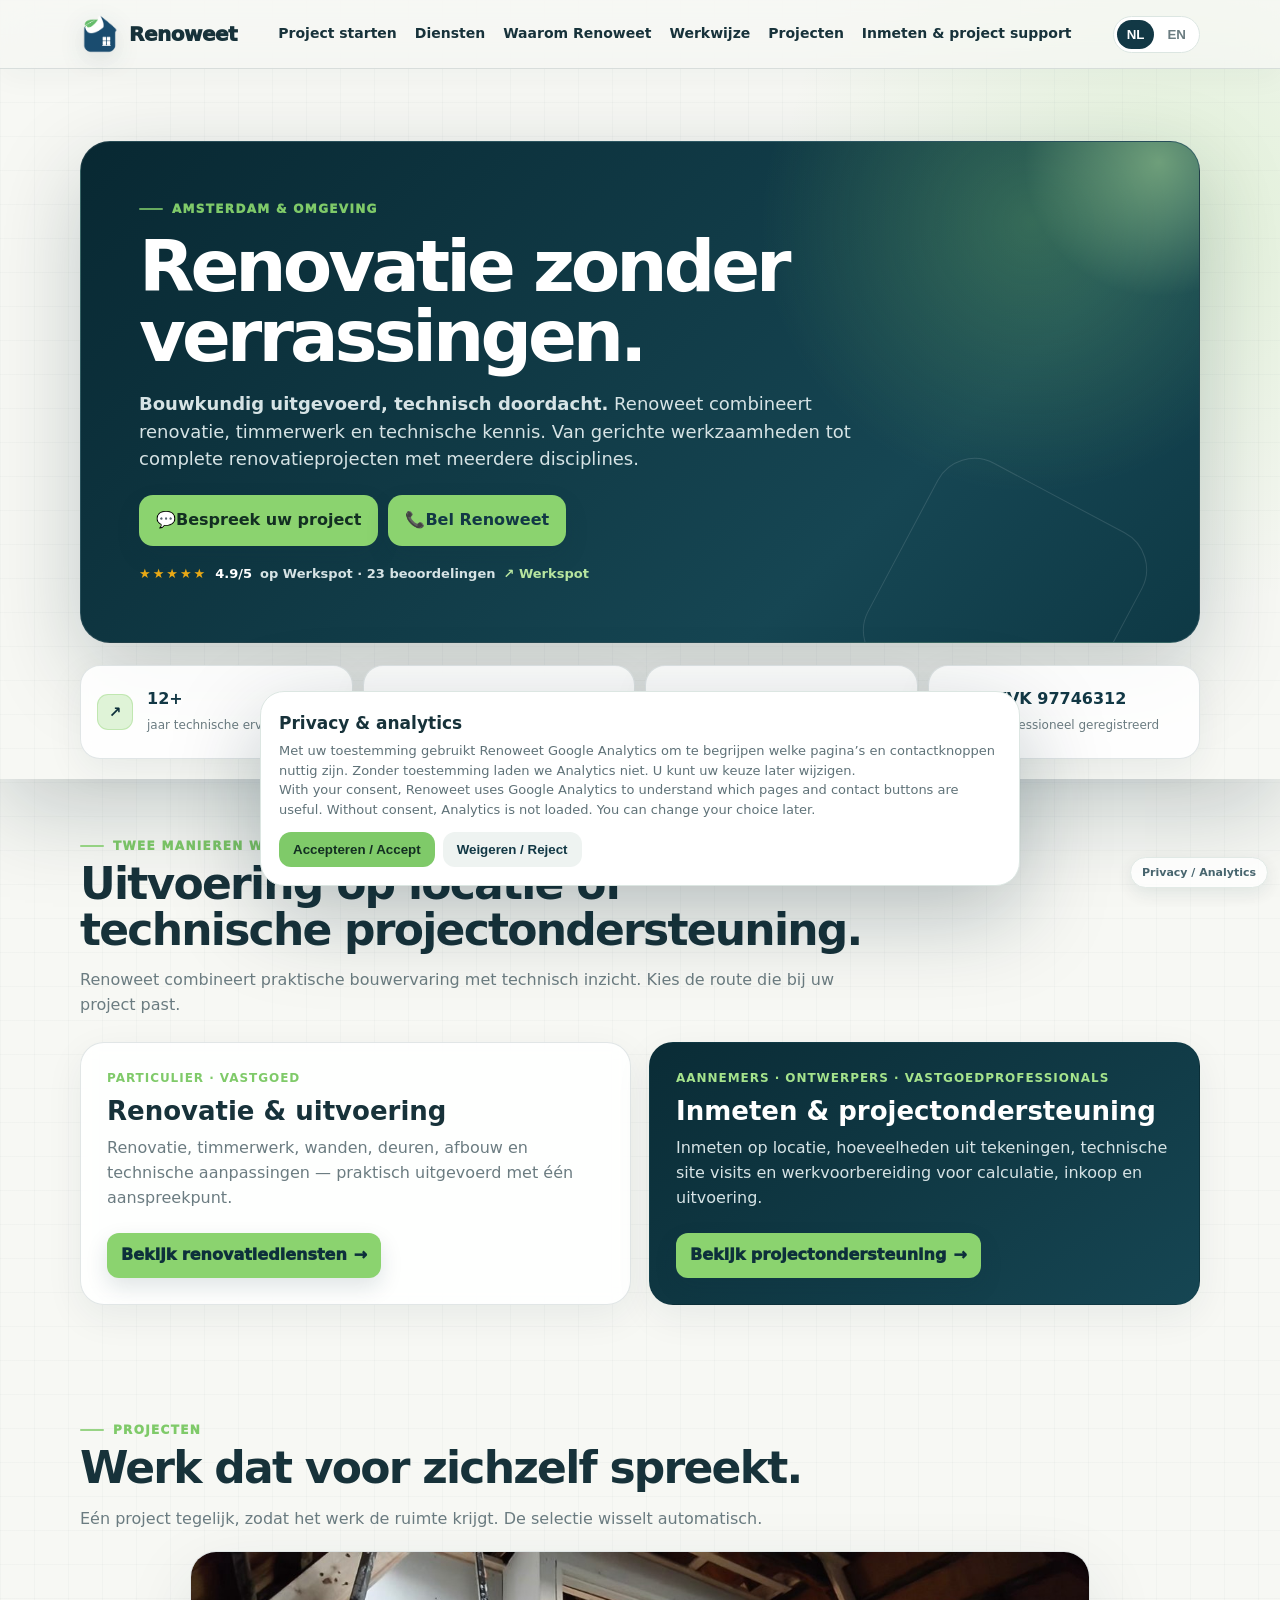
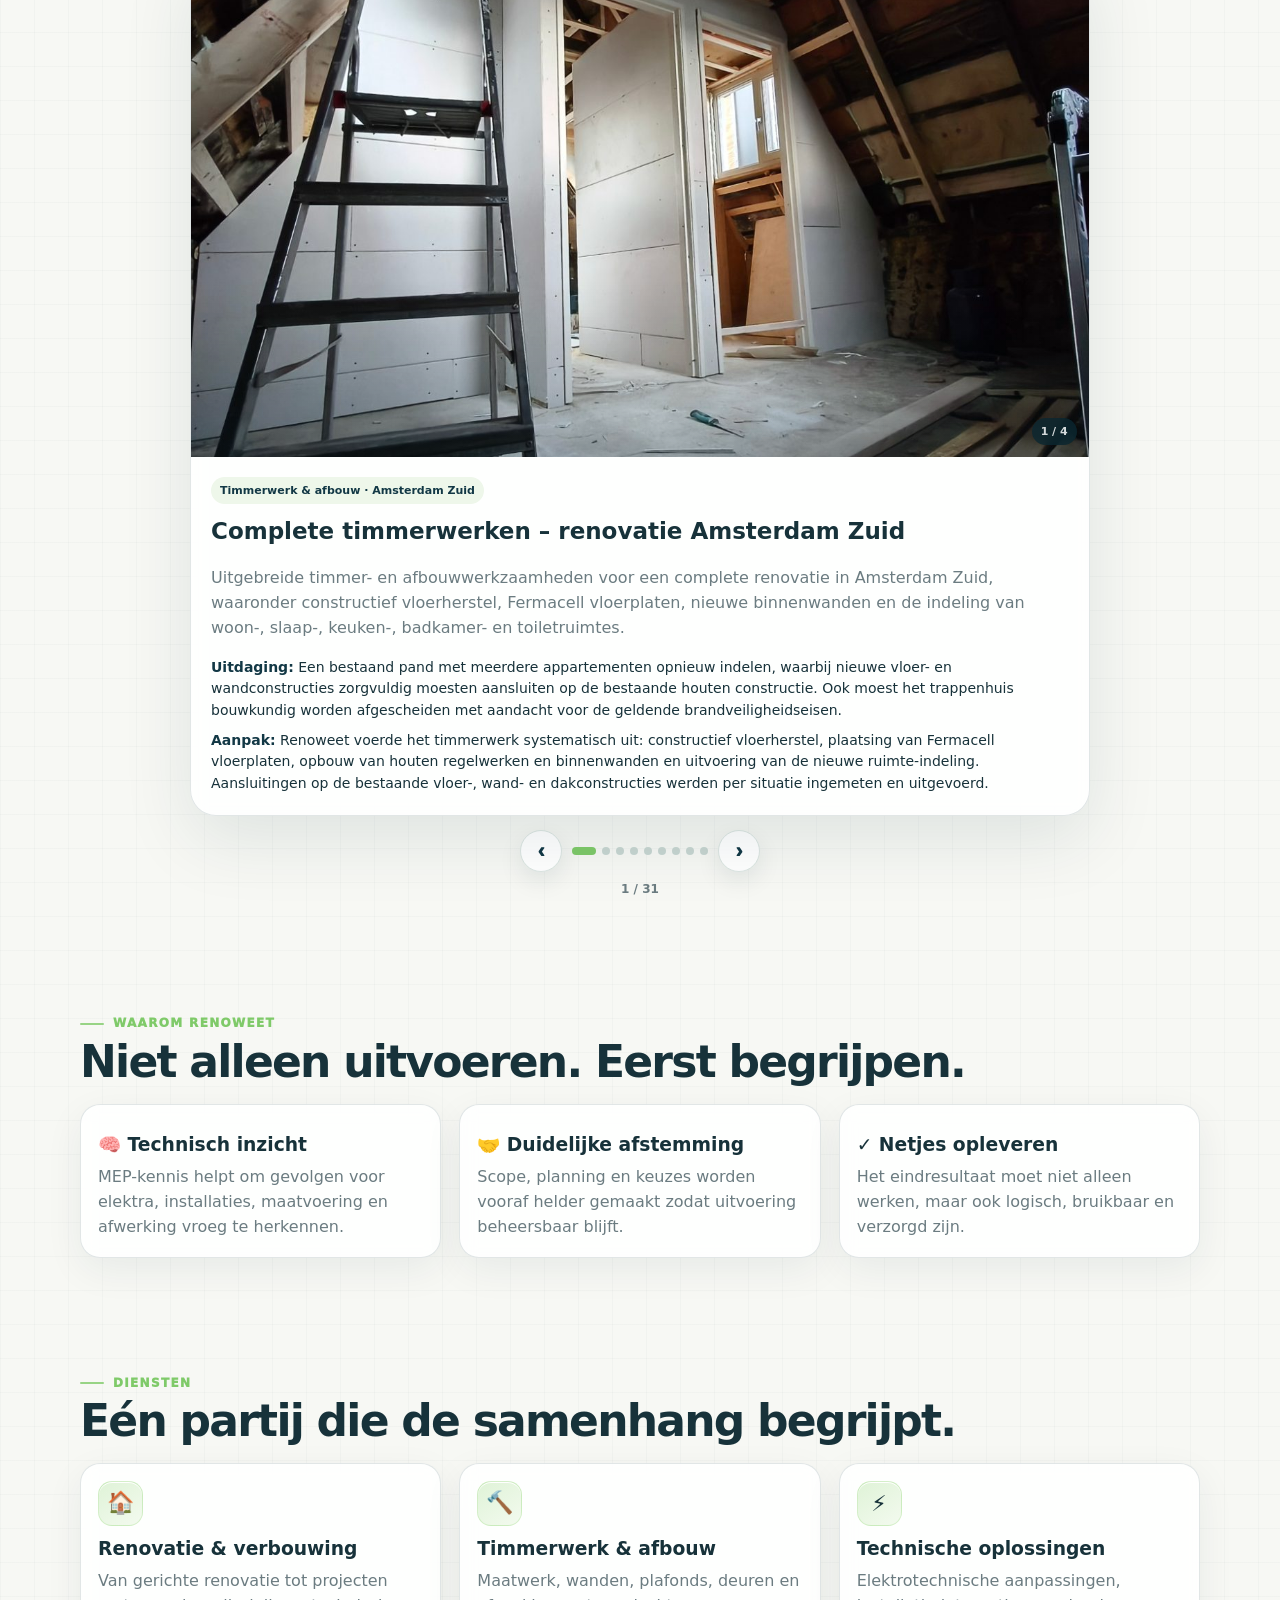
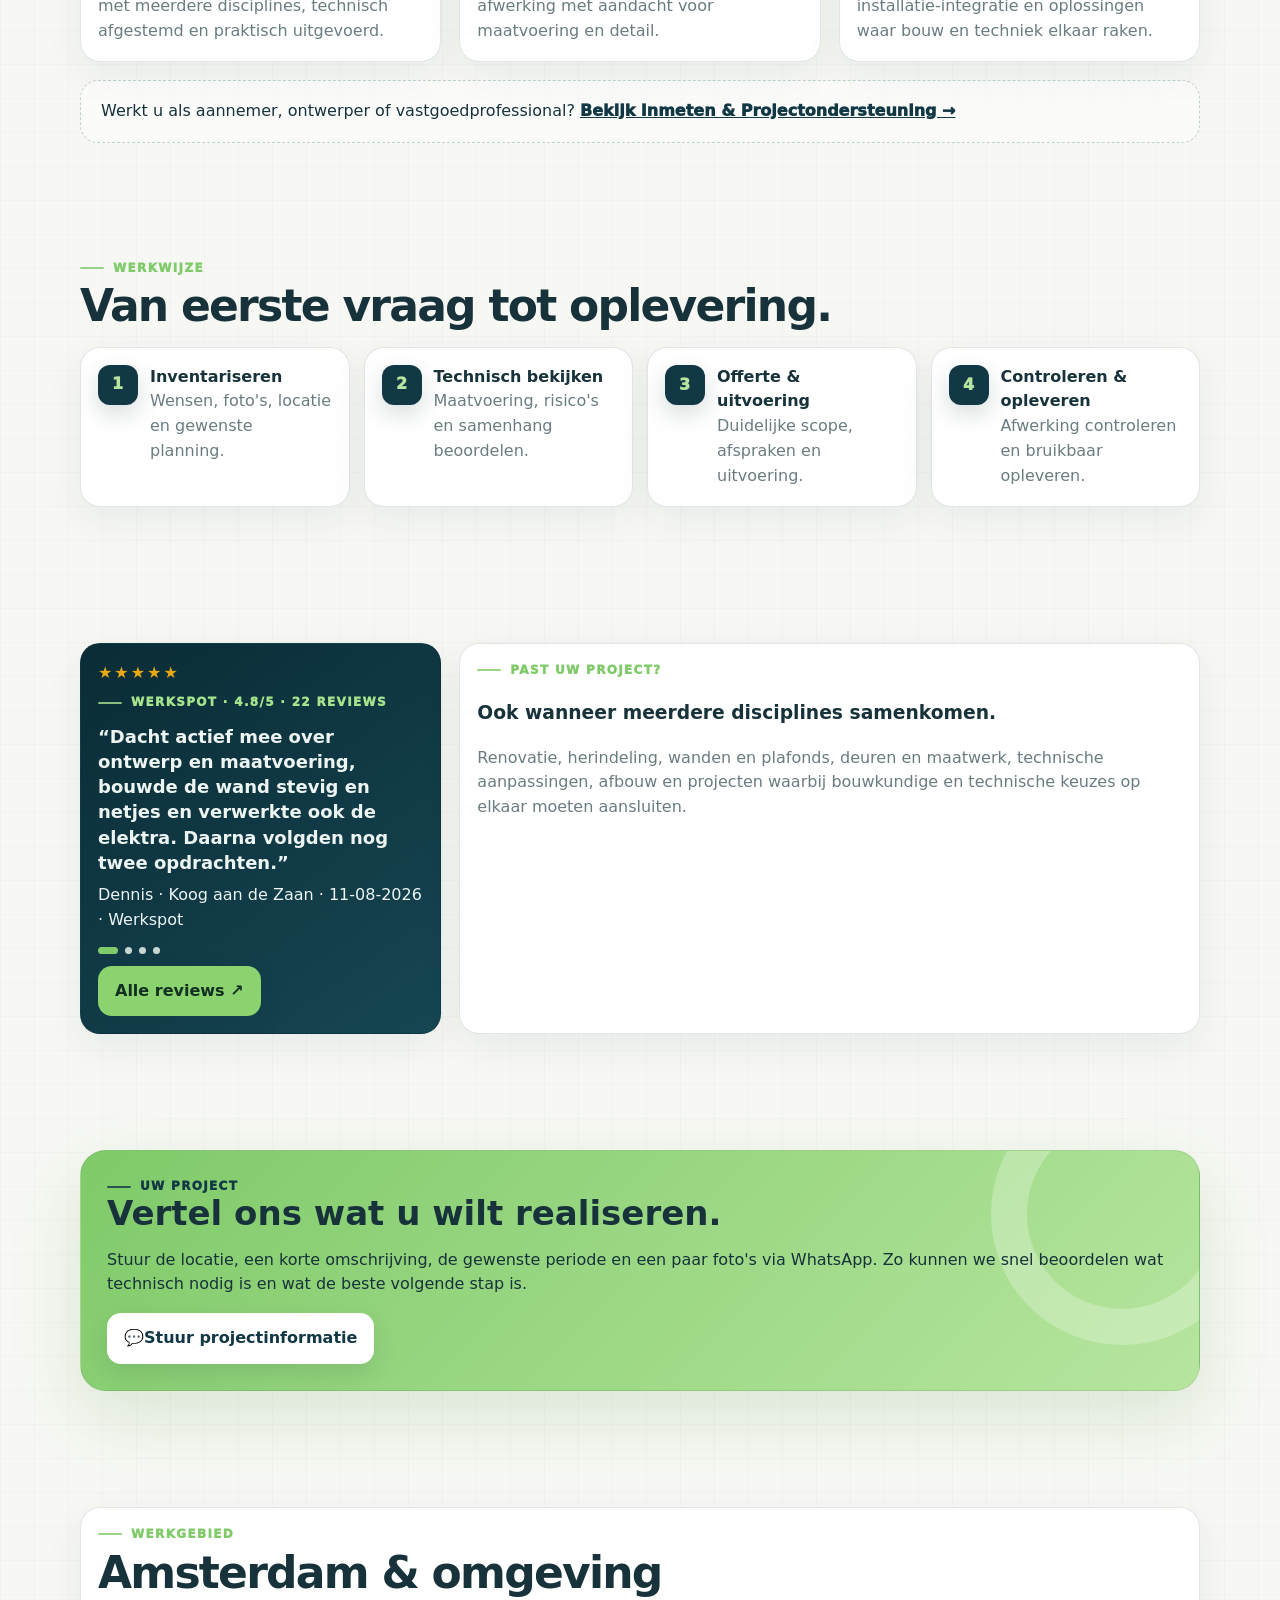
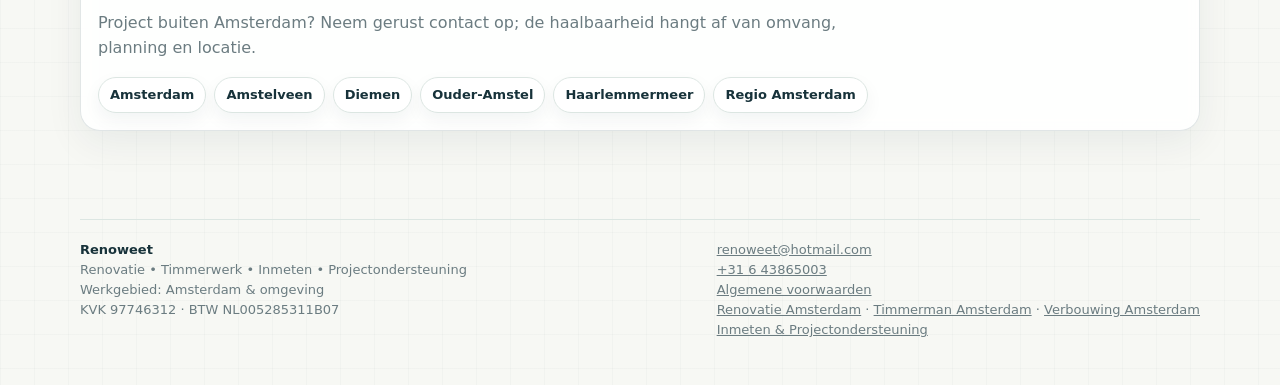
<file: index.html>
<!DOCTYPE html>
<html lang="nl"><head><meta charset="utf-8"/><meta content="width=device-width,initial-scale=1,viewport-fit=cover" name="viewport"/><title>Renoweet | Renovatie met technisch inzicht in Amsterdam</title><meta content="Renoweet voor renovatie, timmerwerk en technisch gecoördineerde projecten in Amsterdam en omgeving. Bouwkundig uitgevoerd, technisch doordacht." name="description"/><meta content="#123845" name="theme-color"/><meta content="index,follow,max-image-preview:large" name="robots"/><link href="https://www.renoweet.nl/" rel="canonical"/><link href="renoweet-logo.png" rel="icon" type="image/png"/><meta content="website" property="og:type"/><meta content="https://www.renoweet.nl/" property="og:url"/><meta content="Renoweet" property="og:site_name"/><meta content="nl_NL" property="og:locale"/><meta content="en_GB" property="og:locale:alternate"/><meta content="https://www.renoweet.nl/renoweet-logo.png" property="og:image"/><meta content="summary" name="twitter:card"/><meta content="Renoweet | Renovatie met technisch inzicht in Amsterdam" name="twitter:title"/><meta content="Renovatie, timmerwerk en technische oplossingen in Amsterdam en omgeving." name="twitter:description"/><meta content="https://www.renoweet.nl/renoweet-logo.png" name="twitter:image"/><meta content="Renoweet | Renovatie met technisch inzicht" property="og:title"/><meta content="Renovatie, timmerwerk en technische oplossingen in Amsterdam en omgeving." property="og:description"/><style>
:root{--navy:#123845;--navy2:#0b2832;--green:#7fca69;--lime:#b7e59f;--bg:#f4f7f5;--card:#fff;--text:#17323a;--muted:#6b7c81;--line:#dce6e2;--shadow:0 18px 45px rgba(18,56,69,.12);--r:24px;--max:1120px}*{box-sizing:border-box}html{scroll-behavior:smooth}body{margin:0;background:radial-gradient(circle at top right,rgba(127,202,105,.18),transparent 28%),linear-gradient(180deg,#f8faf8,#eef3f1);color:var(--text);font-family:Inter,system-ui,-apple-system,"Segoe UI",Roboto,Arial,sans-serif;line-height:1.55}a{color:inherit}.container{width:min(var(--max),calc(100% - 28px));margin:auto}header{position:sticky;top:0;z-index:50;background:rgba(248,250,248,.9);backdrop-filter:blur(14px);border-bottom:1px solid rgba(18,56,69,.08)}.nav{height:68px;display:flex;align-items:center;justify-content:space-between;gap:16px}.brand{display:flex;align-items:center;gap:9px;text-decoration:none;font-weight:950;font-size:20px}.brand img{width:40px;height:40px;object-fit:contain}.navlinks{display:none;gap:18px;font-weight:800;font-size:14px}.navlinks a{text-decoration:none}.lang{display:flex;gap:3px;padding:3px;border:1px solid var(--line);background:#fff;border-radius:999px}.lang button{border:0;background:transparent;border-radius:999px;padding:7px 10px;font-weight:850;color:var(--muted);cursor:pointer}.lang button.active{background:var(--navy);color:#fff}.hero{padding:38px 0 20px}.hero-card{background:linear-gradient(135deg,var(--navy2),var(--navy));color:#fff;border-radius:30px;padding:28px;box-shadow:var(--shadow);position:relative;overflow:hidden}.hero-card:after{content:"";position:absolute;width:280px;height:280px;border-radius:50%;right:-100px;top:-120px;background:radial-gradient(circle,rgba(183,229,159,.5),transparent 68%)}.eyebrow{font-size:12px;font-weight:950;letter-spacing:.11em;text-transform:uppercase;color:var(--green)}h1{font-size:clamp(39px,10vw,72px);line-height:.98;letter-spacing:-.055em;margin:12px 0 18px;max-width:900px}.hero p{max-width:760px;color:#d6e3e5;font-size:18px}.actions{display:flex;flex-wrap:wrap;gap:10px;margin-top:22px}.btn{display:inline-flex;align-items:center;justify-content:center;text-decoration:none;border:0;border-radius:15px;padding:13px 17px;font-weight:900;cursor:pointer}.btn.primary{background:var(--green);color:#132f22}.btn.secondary{background:#fff;color:var(--navy)}.trust{display:grid;grid-template-columns:repeat(2,1fr);gap:10px;margin-top:14px}.trust div,.card{background:#fff;border:1px solid var(--line);border-radius:20px;padding:17px;box-shadow:0 8px 24px rgba(18,56,69,.06)}.trust b{display:block;color:var(--navy);font-size:16px}.trust span{font-size:12px;color:var(--muted)}section{padding:42px 0}.section-title{font-size:clamp(30px,6vw,44px);line-height:1.03;letter-spacing:-.04em;margin:6px 0 10px}.sub{color:var(--muted);max-width:760px}.grid3{display:grid;gap:12px;margin-top:20px}.service h3,.why h3{margin:8px 0 6px}.service p,.why p{color:var(--muted);margin:0}.icon{width:45px;height:45px;border-radius:14px;background:#eef7ea;display:grid;place-items:center;font-size:22px}.projects{display:grid;grid-template-columns:1fr;gap:16px;margin:20px auto 0;max-width:900px}.project-stage{position:relative}.project-stage.is-changing{opacity:.25;transform:translateY(5px)}.project-stage{transition:opacity .28s ease,transform .28s ease}.project-nav{display:flex;align-items:center;justify-content:center;gap:10px;margin:14px auto 0;max-width:900px;width:100%;padding:0 4px}.project-nav>button{width:42px;height:42px;min-width:42px;flex:0 0 42px;border:1px solid var(--line);background:#fff;border-radius:999px;color:var(--navy);font-size:20px;font-weight:950;cursor:pointer}.project-dots{display:flex;gap:6px;align-items:center;justify-content:center;min-width:0;max-width:220px;overflow:hidden;flex:0 1 auto}.project-dot{width:8px;min-width:8px;flex:0 0 8px;height:8px!important;padding:0;border:0!important;border-radius:999px;background:#c8d6d1!important}.project-dot.active{width:24px;min-width:24px;flex-basis:24px;background:var(--green)!important}.project-count{font-size:12px;color:var(--muted);font-weight:850;text-align:center;margin-top:8px}.project{overflow:hidden;padding:0}.project-media{width:100%;aspect-ratio:16/9;background:linear-gradient(135deg,#dce8e3,#f7faf8);position:relative;display:grid;place-items:center;overflow:hidden}.project-media img{width:100%;height:100%;object-fit:cover;object-position:var(--focus-x,50%) var(--focus-y,50%);display:block}.project-photo-number{position:absolute;right:12px;bottom:12px;background:rgba(11,40,50,.78);color:#fff;border-radius:999px;padding:5px 9px;font-size:11px;font-weight:900;backdrop-filter:blur(6px)}.placeholder{padding:30px;text-align:center;color:var(--navy);font-weight:900}.placeholder small{display:block;color:var(--muted);font-weight:700;margin-top:6px}.project-copy{padding:20px}.tag{display:inline-block;background:#eef7ea;border-radius:999px;padding:5px 9px;font-size:11px;font-weight:900;color:var(--navy)}.project-copy h3{font-size:23px;margin:10px 0 5px}.project-copy p{color:var(--muted)}.case{display:grid;gap:8px;margin-top:12px;font-size:14px}.case b{color:var(--navy)}.process{display:grid;gap:10px;margin-top:18px}.step{display:flex;gap:12px}.num{min-width:40px;height:40px;border-radius:12px;background:var(--navy);color:var(--lime);display:grid;place-items:center;font-weight:950}.review{background:linear-gradient(135deg,#eef7ea,#fff);position:relative;overflow:hidden}.stars{color:#e9a915;letter-spacing:2px}.review-quote{min-height:112px;margin:10px 0;color:var(--text);font-weight:750}.review-meta{font-size:12px;color:var(--muted);font-weight:800}.review-score{display:flex;align-items:baseline;gap:8px;margin:4px 0 8px}.review-score strong{font-size:28px;color:var(--navy)}.review-dots{display:flex;gap:5px;margin:12px 0}.review-dot{width:7px;height:7px;border:0;border-radius:99px;background:#c8d6d1;padding:0}.review-dot.active{width:20px;background:var(--green)}.cta{background:linear-gradient(135deg,var(--green),var(--lime));border-radius:26px;padding:26px}.cta h2{font-size:34px;line-height:1.05;margin:0 0 8px}.area{display:flex;flex-wrap:wrap;gap:8px;margin-top:14px}.area span{background:#fff;border:1px solid var(--line);border-radius:999px;padding:7px 11px;font-weight:800;font-size:13px}.footer{padding:30px 0 100px;color:var(--muted);font-size:13px}.footer-grid{display:flex;flex-wrap:wrap;justify-content:space-between;gap:18px;border-top:1px solid var(--line);padding-top:20px}.bottom{position:fixed;left:0;right:0;bottom:0;padding:10px 12px;background:rgba(244,247,245,.95);border-top:1px solid var(--line);z-index:60}.bottom-inner{display:grid;grid-template-columns:1fr 1.3fr;gap:8px;max-width:680px;margin:auto}[data-lang]{display:none}body.lang-nl [data-lang=nl],body.lang-en [data-lang=en]{display:initial}body.lang-nl p[data-lang=nl],body.lang-en p[data-lang=en],body.lang-nl div[data-lang=nl],body.lang-en div[data-lang=en]{display:block}@media(min-width:800px){.navlinks{display:flex}.hero{padding-top:72px}.hero-card{padding:48px}.trust{grid-template-columns:repeat(4,1fr)}.grid3{grid-template-columns:repeat(3,1fr)}.projects{grid-template-columns:1fr}.process{grid-template-columns:repeat(4,1fr)}.bottom{display:none}.footer{padding-bottom:45px}

/* 2026 service architecture */
.path-grid{display:grid;gap:14px;margin-top:22px}.path-card{position:relative;overflow:hidden;padding:24px;border-radius:24px;background:#fff;border:1px solid var(--line);box-shadow:0 10px 28px rgba(18,56,69,.07)}.path-card.b2b{background:linear-gradient(145deg,#0b2832,#123845);color:#fff;border-color:transparent}.path-card h3{font-size:26px;line-height:1.08;margin:10px 0}.path-card p{margin:0 0 18px;color:var(--muted)}.path-card.b2b p{color:#d6e3e5}.path-card .mini{font-size:12px;font-weight:900;letter-spacing:.08em;text-transform:uppercase;color:var(--green)}.path-link{display:inline-flex;align-items:center;gap:7px;font-weight:950;text-decoration:none}.path-card:not(.b2b) .path-link{color:var(--navy)}.path-card.b2b .path-link{color:var(--lime)}.review-proof{display:flex;align-items:center;gap:8px;flex-wrap:wrap;margin-top:18px;font-size:13px;font-weight:850;color:#d6e3e5}.review-proof strong{color:#fff}.review-proof a{color:var(--lime);text-decoration:none}.service-bridge{margin-top:18px;padding:18px 20px;border:1px dashed #bfd2c9;border-radius:18px;background:rgba(255,255,255,.55)}.service-bridge a{font-weight:950;color:var(--navy)}
@media(min-width:800px){.path-grid{grid-template-columns:1fr 1fr}.path-card{padding:30px}}
</style><script type="application/ld+json">{"@context":"https://schema.org","@type":["LocalBusiness","GeneralContractor"],"@id":"https://www.renoweet.nl/#business","name":"Renoweet","url":"https://www.renoweet.nl/","logo":"https://www.renoweet.nl/renoweet-logo.png","image":"https://www.renoweet.nl/renoweet-logo.png","telephone":"+31643865003","email":"renoweet@hotmail.com","priceRange":"€€","areaServed":[{"@type":"City","name":"Amsterdam"},{"@type":"City","name":"Amstelveen"},{"@type":"City","name":"Diemen"},{"@type":"AdministrativeArea","name":"Ouder-Amstel"},{"@type":"AdministrativeArea","name":"Haarlemmermeer"}],"description":"Renoweet verzorgt renovatie, timmerwerk en technisch gecoördineerde projecten in Amsterdam en omgeving.","knowsAbout":["Renovatie","Verbouwing","Timmerwerk","Afbouw","Binnenwanden","Deuren","Elektrotechniek","Technische oplossingen","Bouwkundig inmeten","Quantity takeoff","Hoeveelhedenstaat","Technische site visit","Werkvoorbereiding"]}</script><style id="renoweet-consent-style">
.rw-consent{position:fixed;z-index:9999;left:14px;right:14px;bottom:14px;max-width:760px;margin:auto;background:#fff;border:1px solid #dce6e2;border-radius:20px;box-shadow:0 18px 50px rgba(18,56,69,.22);padding:18px;color:#17323a;font-family:Inter,system-ui,-apple-system,"Segoe UI",Roboto,Arial,sans-serif}.rw-consent[hidden]{display:none}.rw-consent b{display:block;font-size:17px;margin-bottom:5px}.rw-consent p{margin:0 0 13px;color:#5f7278;font-size:13px;line-height:1.5}.rw-consent-actions{display:flex;flex-wrap:wrap;gap:8px}.rw-consent button{border:0;border-radius:12px;padding:10px 14px;font-weight:850;cursor:pointer}.rw-consent .accept{background:#7fca69;color:#132f22}.rw-consent .reject{background:#eef3f1;color:#123845}.rw-privacy-settings{position:fixed;z-index:9998;right:12px;bottom:12px;border:1px solid #dce6e2;background:#fff;color:#123845;border-radius:999px;padding:8px 11px;font:800 11px/1.2 Inter,system-ui,sans-serif;box-shadow:0 6px 18px rgba(18,56,69,.12);cursor:pointer}@media(max-width:799px){.rw-privacy-settings{bottom:78px}.rw-consent{bottom:82px}}
</style><style id="ui-enhancements">:root {
  --rw-ink: #0d303b;
  --rw-ink-soft: #173f4a;
  --rw-accent: #8bd36f;
  --rw-accent-soft: #dff3d7;
  --rw-paper: #f7f8f4;
  --rw-surface: rgba(255, 255, 255, .88);
  --rw-border: rgba(13, 48, 59, .12);
  --rw-shadow: 0 24px 70px rgba(13, 48, 59, .10);
}

html { scroll-padding-top: 92px; }
body {
  background:
    linear-gradient(rgba(13, 48, 59, .025) 1px, transparent 1px),
    linear-gradient(90deg, rgba(13, 48, 59, .025) 1px, transparent 1px),
    radial-gradient(circle at 92% 4%, rgba(139, 211, 111, .20), transparent 25rem),
    var(--rw-paper) !important;
  background-size: 34px 34px, 34px 34px, auto, auto !important;
  -webkit-font-smoothing: antialiased;
  text-rendering: optimizeLegibility;
}

::selection { background: var(--rw-accent-soft); color: var(--rw-ink); }
a, button { -webkit-tap-highlight-color: transparent; }
a:focus-visible, button:focus-visible, summary:focus-visible {
  outline: 3px solid rgba(139, 211, 111, .72);
  outline-offset: 4px;
}

header {
  background: rgba(247, 248, 244, .82) !important;
  border-bottom: 1px solid var(--rw-border) !important;
  box-shadow: 0 8px 30px rgba(13, 48, 59, .04);
  backdrop-filter: blur(18px) saturate(140%);
  -webkit-backdrop-filter: blur(18px) saturate(140%);
}
.brand { letter-spacing: -.025em; }
.brand img {
  filter: drop-shadow(0 7px 12px rgba(13, 48, 59, .12));
  transition: transform .25s ease;
}
.brand:hover img { transform: rotate(-4deg) scale(1.04); }
nav a, .navlinks a { position: relative; }
nav a::after, .navlinks a::after {
  content: "";
  position: absolute;
  left: 0;
  right: 100%;
  bottom: -7px;
  height: 2px;
  border-radius: 2px;
  background: var(--rw-accent);
  transition: right .2s ease;
}
nav a:hover::after, .navlinks a:hover::after { right: 0; }

.hero, .hero-card {
  isolation: isolate;
  box-shadow: 0 30px 90px rgba(8, 36, 45, .22) !important;
}
.hero-card {
  border: 1px solid rgba(255, 255, 255, .10);
  background:
    radial-gradient(circle at 85% 16%, rgba(139, 211, 111, .28), transparent 26%),
    linear-gradient(135deg, #082832, #164653 72%, #0e3945) !important;
}
.hero-card::before, main.wrap > .hero::before {
  content: "";
  position: absolute;
  z-index: -1;
  right: 7%;
  bottom: -74px;
  width: 230px;
  height: 230px;
  border: 1px solid rgba(255, 255, 255, .12);
  border-radius: 42px;
  transform: rotate(28deg);
}
main.wrap > .hero { position: relative; overflow: hidden; }
h1, h2, h3 { text-wrap: balance; }
h1 { font-weight: 880; }
.hero p, .hero-card p { text-wrap: pretty; }
.eyebrow { display: flex; align-items: center; gap: 9px; }
.eyebrow::before {
  content: "";
  width: 24px;
  height: 2px;
  border-radius: 4px;
  background: currentColor;
  opacity: .8;
}

.btn {
  min-height: 48px;
  border-radius: 14px !important;
  box-shadow: 0 10px 24px rgba(13, 48, 59, .12);
  transition: transform .18s ease, box-shadow .18s ease, background .18s ease;
}
.btn:hover {
  transform: translateY(-2px);
  box-shadow: 0 15px 32px rgba(13, 48, 59, .18);
}
.btn:active { transform: translateY(0); }
.btn.primary, .hero .btn:not(.alt) { background: var(--rw-accent) !important; }

.card, .trust div, .path-card, .faq details {
  border-color: var(--rw-border) !important;
  background: var(--rw-surface) !important;
  box-shadow: 0 12px 38px rgba(13, 48, 59, .065) !important;
  backdrop-filter: blur(8px);
  -webkit-backdrop-filter: blur(8px);
}
.card, .trust div, .path-card {
  transition: transform .24s ease, box-shadow .24s ease, border-color .24s ease;
}
.trust div {
  position: relative;
  min-height: 76px;
  padding-left: 62px !important;
}
.trust div::before {
  position: absolute;
  left: 16px;
  top: 50%;
  width: 34px;
  height: 34px;
  display: grid;
  place-items: center;
  transform: translateY(-50%);
  border: 1px solid rgba(139, 211, 111, .38);
  border-radius: 11px;
  background: var(--rw-accent-soft);
  color: var(--rw-ink);
  font-size: 15px;
  font-weight: 900;
  line-height: 1;
}
.trust div:nth-child(1)::before { content: "↗"; }
.trust div:nth-child(2)::before { content: "⚙"; }
.trust div:nth-child(3)::before { content: "1"; }
.trust div:nth-child(4)::before { content: "✓"; }
.card:hover, .trust div:hover, .path-card:not(.b2b):hover {
  transform: translateY(-4px);
  border-color: rgba(139, 211, 111, .65) !important;
  box-shadow: var(--rw-shadow) !important;
}
.path-card.b2b, .review {
  background: linear-gradient(145deg, #0a2c36, #164653) !important;
  color: #fff;
}
.path-grid {
  display: grid;
  gap: 18px;
  margin-top: 24px;
}
.path-card {
  padding: 26px;
  border: 1px solid var(--rw-border) !important;
  border-radius: 24px;
  overflow: hidden;
}
.path-card h3 {
  margin: 10px 0 10px;
  line-height: 1.12;
}
.path-card p { margin: 0 0 22px; }
.path-card-link {
  display: flex;
  flex-direction: column;
  color: inherit;
  text-decoration: none;
  cursor: pointer;
}
.path-card-link .path-link {
  align-self: flex-start;
  margin-top: auto;
  padding: 10px 14px;
  border-radius: 12px;
  background: var(--rw-accent);
  color: var(--rw-ink) !important;
  box-shadow: 0 9px 22px rgba(13, 48, 59, .13);
  transition: transform .18s ease, box-shadow .18s ease;
}
.path-card-link:hover .path-link {
  transform: translateX(3px);
  box-shadow: 0 12px 28px rgba(13, 48, 59, .19);
}
.path-card.b2b:hover { transform: translateY(-4px); }
.path-card.b2b .mini, .path-card.b2b .path-link, .review .eyebrow { color: #a5e38c; }
.review .sub, .review blockquote { color: #edf5f2 !important; }
.icon {
  background: linear-gradient(145deg, var(--rw-accent-soft), #f3faef) !important;
  border: 1px solid rgba(139, 211, 111, .28);
  box-shadow: inset 0 1px 0 #fff;
}

.project {
  border-radius: 26px !important;
  box-shadow: var(--rw-shadow) !important;
}
.project-media::after {
  content: "";
  position: absolute;
  inset: 0;
  pointer-events: none;
  background: linear-gradient(180deg, transparent 65%, rgba(8, 38, 47, .20));
}
.project-media img { transition: transform .7s cubic-bezier(.2,.7,.2,1); }
.project:hover .project-media img { transform: scale(1.025); }
.project-nav > button {
  box-shadow: 0 9px 24px rgba(13, 48, 59, .09);
  transition: transform .18s ease, background .18s ease;
}
.project-nav > button:hover { transform: scale(1.06); background: var(--rw-accent-soft); }

.num { box-shadow: 0 9px 22px rgba(13, 48, 59, .16); }
.cta {
  position: relative;
  overflow: hidden;
  border: 1px solid rgba(13, 48, 59, .08);
  box-shadow: 0 26px 70px rgba(91, 148, 68, .18);
}
.cta::after {
  content: "";
  position: absolute;
  right: -54px;
  top: -68px;
  width: 190px;
  height: 190px;
  border-radius: 50%;
  border: 36px solid rgba(255, 255, 255, .25);
  pointer-events: none;
}
.cta > * { position: relative; z-index: 1; }
.area span, .links a { box-shadow: 0 7px 18px rgba(13, 48, 59, .05); }

.rw-consent {
  border-radius: 24px !important;
  box-shadow: 0 30px 90px rgba(8, 36, 45, .26) !important;
}
.rw-privacy-settings { opacity: .76; transition: opacity .2s ease, transform .2s ease; }
.rw-privacy-settings:hover { opacity: 1; transform: translateY(-2px); }

@media (min-width: 800px) {
  section { padding-top: 58px; padding-bottom: 58px; }
  .hero-card { padding: 58px !important; }
  .hero-card h1 { max-width: 790px; }
  .trust { margin-top: 22px; }
  .trust div { padding: 21px 21px 21px 66px !important; }
  .grid3 { gap: 18px !important; }
  .process { gap: 14px !important; }
}

@media (max-width: 799px) {
  header { position: sticky; top: 0; z-index: 80; }
  .nav { height: 64px !important; }
  .brand { font-size: 18px !important; }
  .brand img { width: 36px !important; height: 36px !important; }
  .hero { padding-top: 24px !important; }
  .hero-card { padding: 27px 22px !important; border-radius: 24px !important; }
  .hero-card h1 { font-size: clamp(38px, 12vw, 54px); }
  section { padding-top: 38px; padding-bottom: 38px; }
  .trust { grid-template-columns: 1fr 1fr !important; gap: 12px !important; }
  .trust div { padding: 17px 16px 17px 58px !important; }
  .trust div::before { left: 14px; }
  .card:hover, .trust div:hover, .path-card:hover { transform: none; }
  .path-grid {
    grid-template-columns: minmax(0, 1fr) !important;
    gap: 16px !important;
    margin-top: 22px !important;
  }
  .path-card-link {
    width: 100%;
    min-width: 0;
    padding: 22px !important;
    border-radius: 21px;
  }
  .path-card-link .path-link {
    width: 100%;
    justify-content: space-between;
    text-align: left;
  }
  .path-card-link:hover .path-link { transform: none; }
  main.wrap > .hero { margin-top: 18px; padding: 30px 23px !important; }
  header .wrap { align-items: center !important; }
  header nav {
    width: 100%;
    overflow-x: auto;
    flex-wrap: nowrap !important;
    padding-bottom: 5px;
    scrollbar-width: none;
  }
  header nav::-webkit-scrollbar { display: none; }
  header nav a { white-space: nowrap; }
}

@media (max-width: 420px) {
  .trust { grid-template-columns: 1fr !important; }
}

@media (prefers-reduced-motion: reduce) {
  html { scroll-behavior: auto; }
  *, *::before, *::after { animation-duration: .01ms !important; transition-duration: .01ms !important; }
}
</style></head><body class="lang-nl"><header><div class="container nav"><a class="brand" href="#top"><img alt="Renoweet logo" src="[data-uri]"/><span>Renoweet</span></a><nav class="navlinks"><a href="#start-project">Project starten</a><a href="#diensten">Diensten</a><a href="#waarom">Waarom Renoweet</a><a href="#werkwijze">Werkwijze</a><a href="#projecten">Projecten</a><a href="inmeten-projectondersteuning/"><span data-lang="nl">Inmeten &amp; project support</span><span data-lang="en">Measurement &amp; project support</span></a></nav><div class="lang"><button class="active" id="nlBtn">NL</button><button id="enBtn">EN</button></div></div></header><main id="top">







<section class="hero"><div class="container"><div class="hero-card"><div class="eyebrow"><span data-lang="nl">Amsterdam &amp; omgeving</span><span data-lang="en">Amsterdam &amp; surrounding area</span></div><h1><span data-lang="nl">Renovatie zonder verrassingen.</span><span data-lang="en">Renovation without surprises.</span></h1><p data-lang="nl"><b>Bouwkundig uitgevoerd, technisch doordacht.</b> Renoweet combineert renovatie, timmerwerk en technische kennis. Van gerichte werkzaamheden tot complete renovatieprojecten met meerdere disciplines.</p><p data-lang="en"><b>Built properly, thought through technically.</b> Renoweet combines renovation, carpentry and technical knowledge—from focused work to complete multi-discipline renovation projects.</p><div class="actions"><a class="btn primary" href="https://wa.me/31643865003?text=Hallo%20Renoweet%2C%20ik%20wil%20graag%20een%20project%20bespreken.%0A%0ALocatie%3A%0AWat%20moet%20er%20gebeuren%3A%0AGewenste%20periode%3A%0AFoto%27s%3A%20bijgevoegd" target="_blank">💬 <span data-lang="nl">Bespreek uw project</span><span data-lang="en">Discuss your project</span></a><a class="btn secondary" href="tel:+31643865003">📞 <span data-lang="nl">Bel Renoweet</span><span data-lang="en">Call Renoweet</span></a></div><div class="review-proof"><span class="stars">★★★★★</span><strong>4.9/5</strong><span><span data-lang="nl">op Werkspot · 23 beoordelingen</span><span data-lang="en">on Werkspot · 23 reviews</span></span><a href="https://www.werkspot.nl/profiel/renoweet/reviews" rel="noopener" target="_blank">↗ Werkspot</a></div></div><div class="trust"><div><b>12+</b><span data-lang="nl">jaar technische ervaring</span><span data-lang="en">years of technical experience</span></div><div><b>MEP</b><span data-lang="nl">engineering achtergrond</span><span data-lang="en">engineering background</span></div><div><b>1 aanspreekpunt</b><span data-lang="nl">bouw + techniek afgestemd</span><span data-lang="en">construction + technical coordination</span></div><div><b>KVK 97746312</b><span data-lang="nl">professioneel geregistreerd</span><span data-lang="en">professionally registered</span></div></div></div></section><section id="routes"><div class="container"><div class="eyebrow"><span data-lang="nl">Twee manieren waarop we helpen</span><span data-lang="en">Two ways we can help</span></div><h2 class="section-title"><span data-lang="nl">Uitvoering op locatie óf technische projectondersteuning.</span><span data-lang="en">On-site execution or technical project support.</span></h2><p class="sub" data-lang="nl">Renoweet combineert praktische bouwervaring met technisch inzicht. Kies de route die bij uw project past.</p><p class="sub" data-lang="en">Renoweet combines practical construction experience with technical insight. Choose the route that fits your project.</p><div class="path-grid"><a class="path-card path-card-link" href="#diensten"><div class="mini"><span data-lang="nl">Particulier · Vastgoed</span><span data-lang="en">Homeowners · Property</span></div><h3><span data-lang="nl">Renovatie &amp; uitvoering</span><span data-lang="en">Renovation &amp; execution</span></h3><p data-lang="nl">Renovatie, timmerwerk, wanden, deuren, afbouw en technische aanpassingen — praktisch uitgevoerd met één aanspreekpunt.</p><p data-lang="en">Renovation, carpentry, partitions, doors, finishing and technical modifications — practically delivered through one point of contact.</p><span class="path-link"><span data-lang="nl">Bekijk renovatiediensten</span><span data-lang="en">View renovation services</span> →</span></a><a class="path-card path-card-link b2b" href="inmeten-projectondersteuning/"><div class="mini"><span data-lang="nl">Aannemers · Ontwerpers · Vastgoedprofessionals</span><span data-lang="en">Contractors · Designers · Property professionals</span></div><h3><span data-lang="nl">Inmeten &amp; projectondersteuning</span><span data-lang="en">Measurement &amp; project support</span></h3><p data-lang="nl">Inmeten op locatie, hoeveelheden uit tekeningen, technische site visits en werkvoorbereiding voor calculatie, inkoop en uitvoering.</p><p data-lang="en">On-site measurement, drawing takeoffs, technical site visits and work preparation for estimating, procurement and execution.</p><span class="path-link"><span data-lang="nl">Bekijk projectondersteuning</span><span data-lang="en">View project support</span> →</span></a></div></div></section><section id="projecten"><div class="container"><div class="eyebrow"><span data-lang="nl">Projecten</span><span data-lang="en">Projects</span></div><h2 class="section-title"><span data-lang="nl">Werk dat voor zichzelf spreekt.</span><span data-lang="en">Work that speaks for itself.</span></h2><p class="sub" data-lang="nl">Eén project tegelijk, zodat het werk de ruimte krijgt. De selectie wisselt automatisch.</p><p class="sub" data-lang="en">One project at a time, so the work gets the space it deserves. The selection rotates automatically.</p><div class="projects" id="projectsGrid"><div class="project-stage" id="projectStage"></div></div><div aria-label="Project navigation" class="project-nav"><button aria-label="Previous project" id="projectPrev" type="button">‹</button><div class="project-dots" id="projectDots"></div><button aria-label="Next project" id="projectNext" type="button">›</button></div><div class="project-count" id="projectCount"></div></div></section><section id="waarom"><div class="container"><div class="eyebrow"><span data-lang="nl">Waarom Renoweet</span><span data-lang="en">Why Renoweet</span></div><h2 class="section-title"><span data-lang="nl">Niet alleen uitvoeren. Eerst begrijpen.</span><span data-lang="en">Not just execution. Understand first.</span></h2><div class="grid3"><div class="card why"><h3>🧠 <span data-lang="nl">Technisch inzicht</span><span data-lang="en">Technical insight</span></h3><p data-lang="nl">MEP-kennis helpt om gevolgen voor elektra, installaties, maatvoering en afwerking vroeg te herkennen.</p><p data-lang="en">MEP knowledge helps identify implications for electrical, services, dimensions and finishing early.</p></div><div class="card why"><h3>🤝 <span data-lang="nl">Duidelijke afstemming</span><span data-lang="en">Clear coordination</span></h3><p data-lang="nl">Scope, planning en keuzes worden vooraf helder gemaakt zodat uitvoering beheersbaar blijft.</p><p data-lang="en">Scope, planning and decisions are clarified up front so execution stays controlled.</p></div><div class="card why"><h3>✓ <span data-lang="nl">Netjes opleveren</span><span data-lang="en">Clean delivery</span></h3><p data-lang="nl">Het eindresultaat moet niet alleen werken, maar ook logisch, bruikbaar en verzorgd zijn.</p><p data-lang="en">The result should not only work, but also be logical, usable and properly finished.</p></div></div></div></section><section id="diensten"><div class="container"><div class="eyebrow"><span data-lang="nl">Diensten</span><span data-lang="en">Services</span></div><h2 class="section-title"><span data-lang="nl">Eén partij die de samenhang begrijpt.</span><span data-lang="en">One contractor who understands the whole picture.</span></h2><div class="grid3"><article class="card service"><div class="icon">🏠</div><h3><span data-lang="nl">Renovatie &amp; verbouwing</span><span data-lang="en">Renovation &amp; remodeling</span></h3><p data-lang="nl">Van gerichte renovatie tot projecten met meerdere disciplines, technisch afgestemd en praktisch uitgevoerd.</p><p data-lang="en">From focused renovations to multi-discipline projects, technically coordinated and practically delivered.</p></article><article class="card service"><div class="icon">🔨</div><h3><span data-lang="nl">Timmerwerk &amp; afbouw</span><span data-lang="en">Carpentry &amp; finishing</span></h3><p data-lang="nl">Maatwerk, wanden, plafonds, deuren en afwerking met aandacht voor maatvoering en detail.</p><p data-lang="en">Custom work, partitions, ceilings, doors and finishing with attention to measurement and detail.</p></article><article class="card service"><div class="icon">⚡</div><h3><span data-lang="nl">Technische oplossingen</span><span data-lang="en">Technical solutions</span></h3><p data-lang="nl">Elektrotechnische aanpassingen, installatie-integratie en oplossingen waar bouw en techniek elkaar raken.</p><p data-lang="en">Electrical modifications, installation integration and solutions where construction and technology meet.</p></article></div><div class="service-bridge"><span data-lang="nl">Werkt u als aannemer, ontwerper of vastgoedprofessional? </span><span data-lang="en">Are you a contractor, designer or property professional? </span><a href="inmeten-projectondersteuning/"><span data-lang="nl">Bekijk Inmeten &amp; Projectondersteuning →</span><span data-lang="en">View Measurement &amp; Project Support →</span></a></div></div></section><section id="werkwijze"><div class="container"><div class="eyebrow"><span data-lang="nl">Werkwijze</span><span data-lang="en">Approach</span></div><h2 class="section-title"><span data-lang="nl">Van eerste vraag tot oplevering.</span><span data-lang="en">From first question to delivery.</span></h2><div class="process"><div class="card step"><div class="num">1</div><div><b><span data-lang="nl">Inventariseren</span><span data-lang="en">Assess</span></b><div class="sub"><span data-lang="nl">Wensen, foto's, locatie en gewenste planning.</span><span data-lang="en">Needs, photos, location and desired timing.</span></div></div></div><div class="card step"><div class="num">2</div><div><b><span data-lang="nl">Technisch bekijken</span><span data-lang="en">Technical review</span></b><div class="sub"><span data-lang="nl">Maatvoering, risico's en samenhang beoordelen.</span><span data-lang="en">Review dimensions, risks and dependencies.</span></div></div></div><div class="card step"><div class="num">3</div><div><b><span data-lang="nl">Offerte &amp; uitvoering</span><span data-lang="en">Quote &amp; execute</span></b><div class="sub"><span data-lang="nl">Duidelijke scope, afspraken en uitvoering.</span><span data-lang="en">Clear scope, agreements and execution.</span></div></div></div><div class="card step"><div class="num">4</div><div><b><span data-lang="nl">Controleren &amp; opleveren</span><span data-lang="en">Check &amp; deliver</span></b><div class="sub"><span data-lang="nl">Afwerking controleren en bruikbaar opleveren.</span><span data-lang="en">Check finishing and deliver ready to use.</span></div></div></div></div></div></section><section><div class="container grid3"><div class="card review" id="reviewCard"><div class="stars">★★★★★</div><div class="eyebrow" id="reviewSource" style="margin-top:8px">Reviews</div><blockquote id="reviewQuote" style="margin:12px 0 8px;font-size:18px;font-weight:800;line-height:1.4">“Snel, meedenkend, afspraak nakomen.”</blockquote><p class="sub" id="reviewMeta" style="margin:0 0 14px">Binnenwand plaatsen · 28 aug 2026</p><div id="reviewDots" style="display:flex;gap:7px;margin:12px 0"></div><a class="btn primary" href="https://www.werkspot.nl/profiel/renoweet/reviews" id="reviewLink" rel="noopener" target="_blank"><span data-lang="nl">Alle reviews ↗</span><span data-lang="en">All reviews ↗</span></a></div><div class="card" style="grid-column:span 2"><div class="eyebrow"><span data-lang="nl">Past uw project?</span><span data-lang="en">Is your project a fit?</span></div><h3><span data-lang="nl">Ook wanneer meerdere disciplines samenkomen.</span><span data-lang="en">Especially when several disciplines come together.</span></h3><p class="sub" data-lang="nl">Renovatie, herindeling, wanden en plafonds, deuren en maatwerk, technische aanpassingen, afbouw en projecten waarbij bouwkundige en technische keuzes op elkaar moeten aansluiten.</p><p class="sub" data-lang="en">Renovation, reconfiguration, partitions and ceilings, doors and custom work, technical modifications, finishing and projects where construction and technical decisions must work together.</p></div></div></section><section id="start-project"><div class="container"><div class="cta"><div class="eyebrow" style="color:var(--navy)"><span data-lang="nl">Uw project</span><span data-lang="en">Your project</span></div><h2><span data-lang="nl">Vertel ons wat u wilt realiseren.</span><span data-lang="en">Tell us what you want to achieve.</span></h2><p data-lang="nl">Stuur de locatie, een korte omschrijving, de gewenste periode en een paar foto's via WhatsApp. Zo kunnen we snel beoordelen wat technisch nodig is en wat de beste volgende stap is.</p><p data-lang="en">Send the location, a short description, preferred timing and a few photos via WhatsApp. That lets us quickly assess the technical needs and the best next step.</p><a class="btn secondary" href="https://wa.me/31643865003?text=Hallo%20Renoweet%2C%20ik%20wil%20graag%20een%20project%20bespreken.%0A%0ALocatie%3A%0AWat%20moet%20er%20gebeuren%3A%0AGewenste%20periode%3A%0AFoto%27s%3A%20bijgevoegd" target="_blank">💬 <span data-lang="nl">Stuur projectinformatie</span><span data-lang="en">Send project details</span></a></div></div></section><section><div class="container"><div class="card"><div class="eyebrow"><span data-lang="nl">Werkgebied</span><span data-lang="en">Service area</span></div><h2 class="section-title"><span data-lang="nl">Amsterdam &amp; omgeving</span><span data-lang="en">Amsterdam &amp; surrounding area</span></h2><p class="sub" data-lang="nl">Project buiten Amsterdam? Neem gerust contact op; de haalbaarheid hangt af van omvang, planning en locatie.</p><p class="sub" data-lang="en">Project outside Amsterdam? Get in touch; feasibility depends on scope, timing and location.</p><div class="area"><span>Amsterdam</span><span>Amstelveen</span><span>Diemen</span><span>Ouder-Amstel</span><span>Haarlemmermeer</span><span>Regio Amsterdam</span></div></div></div></section></main>
<footer class="footer"><div class="container footer-grid"><div><b style="color:var(--text)">Renoweet</b><br/>Renovatie • Timmerwerk • Inmeten • Projectondersteuning<br/>Werkgebied: Amsterdam &amp; omgeving<br/>KVK 97746312 · BTW NL005285311B07</div><div><a href="mailto:renoweet@hotmail.com">renoweet@hotmail.com</a><br/><a href="tel:+31643865003">+31 6 43865003</a><br/><a href="algemene-voorwaarden-renoweet.pdf" target="_blank">Algemene voorwaarden</a><br/><a href="renovatie-amsterdam/">Renovatie Amsterdam</a> · <a href="deuren-plaatsen-amsterdam/">Timmerman Amsterdam</a> · <a href="verbouwing-amsterdam/">Verbouwing Amsterdam</a><br/><a href="inmeten-projectondersteuning/">Inmeten &amp; Projectondersteuning</a></div></div></footer><div class="bottom"><div class="bottom-inner"><a class="btn secondary" href="tel:+31643865003">📞 Bellen</a><a class="btn primary" href="https://wa.me/31643865003" target="_blank">💬 WhatsApp</a></div></div><script src="projects.js"></script><script>
const body=document.body,nl=document.getElementById('nlBtn'),en=document.getElementById('enBtn');
const renoweetReviews=window.RENOWEET_REVIEWS||[];
const reviewMeta=window.RENOWEET_REVIEW_META||{};
let reviewIndex=0,reviewTimer=null;
function renderReview(){const q=document.getElementById('reviewQuote'),m=document.getElementById('reviewMeta'),d=document.getElementById('reviewDots'),src=document.getElementById('reviewSource'),link=document.getElementById('reviewLink');if(!q)return;if(!renoweetReviews.length){q.textContent=lang()==='nl'?'Reviews worden binnenkort toegevoegd.':'Reviews coming soon.';m.textContent='';d.innerHTML='';return}reviewIndex%=renoweetReviews.length;const r=renoweetReviews[reviewIndex],L=lang(),sm=reviewMeta[r.source]||{};q.textContent='“'+(r[L]||r.nl||'')+'”';m.textContent=`${r.name||''}${r.place?' · '+r.place:''}${r.date?' · '+r.date:''} · ${r.source||'Review'}`;src.textContent=`${r.source||'Reviews'}${sm.rating?' · '+sm.rating+'/5':''}${sm.count?' · '+sm.count+' reviews':''}`;if(link){link.href=sm.url||'#';link.style.display=sm.url?'inline-flex':'none'}d.innerHTML=renoweetReviews.map((_,i)=>`<button class="review-dot ${i===reviewIndex?'active':''}" type="button" data-review="${i}" aria-label="Review ${i+1}"></button>`).join('');d.querySelectorAll('[data-review]').forEach(b=>b.onclick=()=>{reviewIndex=Number(b.dataset.review);renderReview();restartReviewTimer()})}
function restartReviewTimer(){clearInterval(reviewTimer);if(renoweetReviews.length>1)reviewTimer=setInterval(()=>{reviewIndex=(reviewIndex+1)%renoweetReviews.length;renderReview()},6000)}

let projectIndex=0,projectTimer=null;
function lang(){return body.classList.contains('lang-en')?'en':'nl'}
function setLang(x){body.classList.toggle('lang-nl',x==='nl');body.classList.toggle('lang-en',x==='en');nl.classList.toggle('active',x==='nl');en.classList.toggle('active',x==='en');document.documentElement.lang=x;localStorage.setItem('renoweetLang',x);renderProject(false);renderReview()}
nl.onclick=()=>setLang('nl');en.onclick=()=>setLang('en');
function esc(s){return String(s??'').replace(/[&<>\"]/g,c=>({'&':'&amp;','<':'&lt;','>':'&gt;','"':'&quot;'}[c]))}
function visibleProjects(){return (window.RENOWEET_PROJECTS||[]).filter(p=>!p.hidden)}
function projectViews(){const views=[];visibleProjects().forEach(p=>{const photos=p.photos||[];if(photos.length){photos.forEach((photo,photoIndex)=>views.push({project:p,photo,photoIndex,photoCount:photos.length}))}else{views.push({project:p,photo:null,photoIndex:0,photoCount:0})}});return views}
function projectHtml(view){const p=view.project,L=lang(),ph=view.photo;let media;if(ph){const fx=Number.isFinite(Number(ph.focusX))?Math.max(0,Math.min(100,Number(ph.focusX))):50,fy=Number.isFinite(Number(ph.focusY))?Math.max(0,Math.min(100,Number(ph.focusY))):50;media=`<img src="${ph.data||ph.url||''}" alt="${esc(p['title_'+L]||p.title_nl)}" style="--focus-x:${fx}%;--focus-y:${fy}%">${view.photoCount>1?`<span class="project-photo-number">${view.photoIndex+1} / ${view.photoCount}</span>`:''}`}else{media=`<div class="placeholder">RENOWEET PROJECT<small>${L==='nl'?'Voeg echte projectfoto’s toe via Website Manager':'Add real project photos using Website Manager'}</small></div>`}return `<article class="card project"><div class="project-media">${media}</div><div class="project-copy"><span class="tag">${esc(p['type_'+L]||p.type_nl||'')} · ${esc(p.location||'')}</span><h3>${esc(p['title_'+L]||p.title_nl||'')}</h3><p>${esc(p['summary_'+L]||p.summary_nl||'')}</p><div class="case"><div><b>${L==='nl'?'Uitdaging':'Challenge'}:</b> ${esc(p['challenge_'+L]||p.challenge_nl||'')}</div><div><b>${L==='nl'?'Aanpak':'Approach'}:</b> ${esc(p['solution_'+L]||p.solution_nl||'')}</div></div></div></article>`}
function renderProject(animate=true){const arr=projectViews(),stage=document.getElementById('projectStage'),dots=document.getElementById('projectDots'),count=document.getElementById('projectCount');if(!stage)return;if(!arr.length){stage.innerHTML=`<div class="card placeholder">${lang()==='nl'?'Nog geen projecten gepubliceerd.':'No projects published yet.'}</div>`;dots.innerHTML='';count.textContent='';return}projectIndex=(projectIndex+arr.length)%arr.length;const draw=()=>{stage.innerHTML=projectHtml(arr[projectIndex]);const maxDots=9,start=Math.max(0,Math.min(projectIndex-Math.floor(maxDots/2),arr.length-maxDots)),end=Math.min(arr.length,start+maxDots);dots.innerHTML=arr.slice(start,end).map((_,offset)=>{const i=start+offset;return `<button type="button" class="project-dot ${i===projectIndex?'active':''}" data-project="${i}" aria-label="${lang()==='nl'?'Foto':'Photo'} ${i+1}"></button>`}).join('');count.textContent=`${projectIndex+1} / ${arr.length}`;dots.querySelectorAll('[data-project]').forEach(b=>b.onclick=()=>{projectIndex=Number(b.dataset.project);renderProject();restartProjectTimer()});stage.classList.remove('is-changing')};if(animate){stage.classList.add('is-changing');setTimeout(draw,180)}else draw()}
function stepProject(delta){const arr=projectViews();if(arr.length<2)return;projectIndex=(projectIndex+delta+arr.length)%arr.length;renderProject();restartProjectTimer()}
function restartProjectTimer(){clearInterval(projectTimer);const arr=projectViews();if(arr.length>1)projectTimer=setInterval(()=>{projectIndex=(projectIndex+1)%arr.length;renderProject()},5000)}
document.getElementById('projectPrev').onclick=()=>stepProject(-1);document.getElementById('projectNext').onclick=()=>stepProject(1);
const projectSection=document.getElementById('projecten');projectSection.addEventListener('mouseenter',()=>clearInterval(projectTimer));projectSection.addEventListener('mouseleave',restartProjectTimer);projectSection.addEventListener('focusin',()=>clearInterval(projectTimer));projectSection.addEventListener('focusout',restartProjectTimer);
setLang(localStorage.getItem('renoweetLang')||'nl');restartProjectTimer();renderReview();restartReviewTimer();

</script><div aria-labelledby="rwConsentTitle" aria-modal="true" class="rw-consent" hidden="" id="rwConsent" role="dialog"><b id="rwConsentTitle">Privacy &amp; analytics</b><p><span lang="nl">Met uw toestemming gebruikt Renoweet Google Analytics om te begrijpen welke pagina’s en contactknoppen nuttig zijn. Zonder toestemming laden we Analytics niet. U kunt uw keuze later wijzigen.</span><br/><span lang="en">With your consent, Renoweet uses Google Analytics to understand which pages and contact buttons are useful. Without consent, Analytics is not loaded. You can change your choice later.</span></p><div class="rw-consent-actions"><button class="accept" id="rwConsentAccept" type="button">Accepteren / Accept</button><button class="reject" id="rwConsentReject" type="button">Weigeren / Reject</button></div></div><button class="rw-privacy-settings" id="rwPrivacySettings" type="button">Privacy / Analytics</button><script id="renoweet-analytics">
(function(){
  const GA_ID='G-KN41KJHH2T', KEY='renoweet_analytics_consent_v1';
  let analyticsLoaded=false;
  function loadAnalytics(){
    if(analyticsLoaded) return; analyticsLoaded=true;
    window.dataLayer=window.dataLayer||[];
    window.gtag=window.gtag||function(){dataLayer.push(arguments)};
    gtag('js',new Date()); gtag('config',GA_ID,{anonymize_ip:true});
    const s=document.createElement('script'); s.async=true; s.src='https://www.googletagmanager.com/gtag/js?id='+encodeURIComponent(GA_ID); document.head.appendChild(s);
  }
  function choice(v){localStorage.setItem(KEY,v); document.getElementById('rwConsent').hidden=true; if(v==='granted') loadAnalytics();}
  function openConsent(){document.getElementById('rwConsent').hidden=false;}
  document.addEventListener('DOMContentLoaded',function(){
    const saved=localStorage.getItem(KEY); if(saved==='granted') loadAnalytics(); else if(saved!=='denied') openConsent();
    document.getElementById('rwConsentAccept').addEventListener('click',()=>choice('granted'));
    document.getElementById('rwConsentReject').addEventListener('click',()=>choice('denied'));
    document.getElementById('rwPrivacySettings').addEventListener('click',openConsent);
    document.addEventListener('click',function(e){
      const a=e.target.closest('a'); if(!a || localStorage.getItem(KEY)!=='granted' || !window.gtag) return;
      const href=a.getAttribute('href')||''; let event='',label='';
      if(href.includes('wa.me/')){event='whatsapp_click';label='WhatsApp'}
      else if(href.startsWith('tel:')){event='phone_click';label='Phone'}
      else if(href.startsWith('mailto:')){event='email_click';label='Email'}
      else if(href.includes('#contact') || href.includes('#actie') || href.includes('#intake')){event='contact_cta_click';label='Contact CTA'}
      if(event) gtag('event',event,{link_url:a.href,link_text:(a.textContent||label).trim().slice(0,100),page_path:location.pathname});
    },true);
    document.addEventListener('click',function(e){
      if(localStorage.getItem(KEY)!=='granted' || !window.gtag) return; const b=e.target.closest('.lang button,[data-set-lang]'); if(b) gtag('event','language_switch',{language:(b.id||b.dataset.setLang||b.textContent||'').trim().slice(0,20)});
    },true);
  });
})();
</script></body></html>
</file>
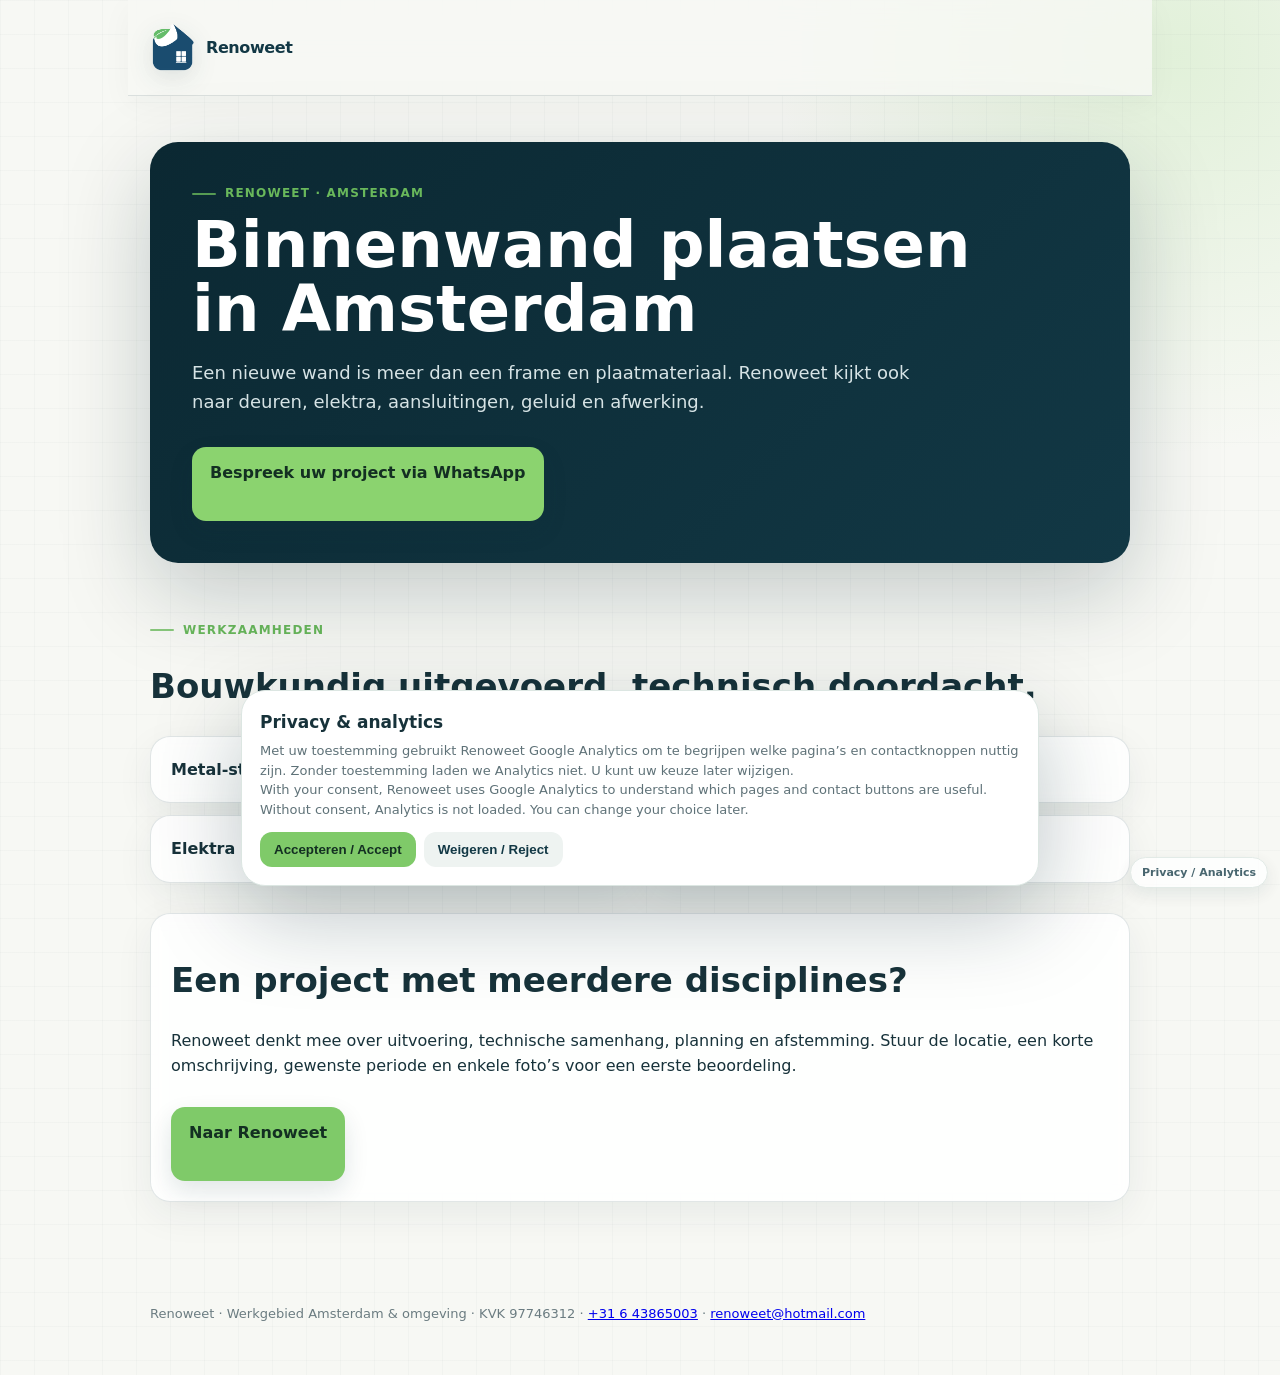
<file: binnenwand-plaatsen-amsterdam/index.html>
<!doctype html><html lang="nl"><head><meta charset="utf-8"><meta name="viewport" content="width=device-width,initial-scale=1"><title>Binnenwand plaatsen Amsterdam | Renoweet</title><meta name="description" content="Binnenwanden in Amsterdam: maatvoering, constructie, elektra en nette afwerking in samenhang."><meta name="robots" content="index,follow,max-image-preview:large"><link rel="canonical" href="https://www.renoweet.nl/binnenwand-plaatsen-amsterdam/"><link rel="icon" type="image/png" href="../renoweet-logo.png"><meta property="og:type" content="website"><meta property="og:title" content="Binnenwand plaatsen Amsterdam | Renoweet"><meta property="og:description" content="Binnenwanden in Amsterdam: maatvoering, constructie, elektra en nette afwerking in samenhang."><meta property="og:url" content="https://www.renoweet.nl/binnenwand-plaatsen-amsterdam/"><meta property="og:image" content="https://www.renoweet.nl/renoweet-logo.png"><style>body{margin:0;font-family:Inter,system-ui,-apple-system,Segoe UI,Roboto,Arial,sans-serif;color:#17323a;background:#f4f7f5;line-height:1.6}header,main,footer{max-width:980px;margin:auto;padding:22px}.brand{display:flex;align-items:center;gap:10px;text-decoration:none;font-weight:900;color:#123845}.brand img{width:46px}.hero{background:linear-gradient(135deg,#0b2832,#123845);color:white;border-radius:28px;padding:42px;margin-top:24px}.hero h1{font-size:clamp(38px,7vw,64px);line-height:1;margin:10px 0}.hero p{max-width:720px;color:#d6e3e5;font-size:18px}.btn{display:inline-block;background:#7fca69;color:#132f22;text-decoration:none;padding:13px 18px;border-radius:14px;font-weight:900;margin-top:12px}.grid{display:grid;gap:12px;margin:30px 0}.card{background:white;border:1px solid #dce6e2;border-radius:20px;padding:20px}.eyebrow{font-size:12px;font-weight:900;letter-spacing:.1em;text-transform:uppercase;color:#69b85b}h2{font-size:34px;line-height:1.1}footer{color:#6b7c81;font-size:13px;padding-bottom:50px}@media(min-width:760px){.grid{grid-template-columns:repeat(2,1fr)}}</style><script type="application/ld+json">{"@context":"https://schema.org","@type":"Service","name":"Binnenwand plaatsen in Amsterdam","provider":{"@id":"https://www.renoweet.nl/#business"},"areaServed":{"@type":"City","name":"Amsterdam"},"url":"https://www.renoweet.nl/binnenwand-plaatsen-amsterdam/","description":"Binnenwanden in Amsterdam: maatvoering, constructie, elektra en nette afwerking in samenhang."}</script><style id="renoweet-consent-style">
.rw-consent{position:fixed;z-index:9999;left:14px;right:14px;bottom:14px;max-width:760px;margin:auto;background:#fff;border:1px solid #dce6e2;border-radius:20px;box-shadow:0 18px 50px rgba(18,56,69,.22);padding:18px;color:#17323a;font-family:Inter,system-ui,-apple-system,"Segoe UI",Roboto,Arial,sans-serif}.rw-consent[hidden]{display:none}.rw-consent b{display:block;font-size:17px;margin-bottom:5px}.rw-consent p{margin:0 0 13px;color:#5f7278;font-size:13px;line-height:1.5}.rw-consent-actions{display:flex;flex-wrap:wrap;gap:8px}.rw-consent button{border:0;border-radius:12px;padding:10px 14px;font-weight:850;cursor:pointer}.rw-consent .accept{background:#7fca69;color:#132f22}.rw-consent .reject{background:#eef3f1;color:#123845}.rw-privacy-settings{position:fixed;z-index:9998;right:12px;bottom:12px;border:1px solid #dce6e2;background:#fff;color:#123845;border-radius:999px;padding:8px 11px;font:800 11px/1.2 Inter,system-ui,sans-serif;box-shadow:0 6px 18px rgba(18,56,69,.12);cursor:pointer}@media(max-width:799px){.rw-privacy-settings{bottom:78px}.rw-consent{bottom:82px}}
</style><link href="../ui-enhancements.css" rel="stylesheet"></head><body><header><a class="brand" href="../"><img src="../renoweet-logo.png" alt="Renoweet logo">Renoweet</a></header><main><section class="hero"><div class="eyebrow">Renoweet · Amsterdam</div><h1>Binnenwand plaatsen in Amsterdam</h1><p>Een nieuwe wand is meer dan een frame en plaatmateriaal. Renoweet kijkt ook naar deuren, elektra, aansluitingen, geluid en afwerking.</p><a class="btn" href="https://wa.me/31643865003?text=Hallo%20Renoweet%2C%20ik%20wil%20graag%20een%20project%20bespreken.%20Locatie%3A%20%5Bplaats%5D%20Werkzaamheden%3A%20%5Bkort%20beschrijven%5D%20Gewenste%20periode%3A%20%5Bperiode%5D">Bespreek uw project via WhatsApp</a></section><section><div class="eyebrow">Werkzaamheden</div><h2>Bouwkundig uitgevoerd, technisch doordacht.</h2><div class="grid"><div class="card"><strong>Metal-stud en houten binnenwanden</strong></div><div class="card"><strong>Deuropeningen en kozijnen</strong></div><div class="card"><strong>Elektra in de wand</strong></div><div class="card"><strong>Nette aansluiting en afwerking</strong></div></div><div class="card"><h2>Een project met meerdere disciplines?</h2><p>Renoweet denkt mee over uitvoering, technische samenhang, planning en afstemming. Stuur de locatie, een korte omschrijving, gewenste periode en enkele foto’s voor een eerste beoordeling.</p><a class="btn" href="../#start-project">Naar Renoweet</a></div></section></main><footer>Renoweet · Werkgebied Amsterdam & omgeving · KVK 97746312 · <a href="tel:+31643865003">+31 6 43865003</a> · <a href="mailto:renoweet@hotmail.com">renoweet@hotmail.com</a></footer><div class="rw-consent" id="rwConsent" hidden role="dialog" aria-modal="true" aria-labelledby="rwConsentTitle"><b id="rwConsentTitle">Privacy & analytics</b><p><span lang="nl">Met uw toestemming gebruikt Renoweet Google Analytics om te begrijpen welke pagina’s en contactknoppen nuttig zijn. Zonder toestemming laden we Analytics niet. U kunt uw keuze later wijzigen.</span><br><span lang="en">With your consent, Renoweet uses Google Analytics to understand which pages and contact buttons are useful. Without consent, Analytics is not loaded. You can change your choice later.</span></p><div class="rw-consent-actions"><button class="accept" type="button" id="rwConsentAccept">Accepteren / Accept</button><button class="reject" type="button" id="rwConsentReject">Weigeren / Reject</button></div></div><button class="rw-privacy-settings" id="rwPrivacySettings" type="button">Privacy / Analytics</button><script id="renoweet-analytics">
(function(){
  const GA_ID='G-KN41KJHH2T', KEY='renoweet_analytics_consent_v1';
  let analyticsLoaded=false;
  function loadAnalytics(){
    if(analyticsLoaded) return; analyticsLoaded=true;
    window.dataLayer=window.dataLayer||[];
    window.gtag=window.gtag||function(){dataLayer.push(arguments)};
    gtag('js',new Date()); gtag('config',GA_ID,{anonymize_ip:true});
    const s=document.createElement('script'); s.async=true; s.src='https://www.googletagmanager.com/gtag/js?id='+encodeURIComponent(GA_ID); document.head.appendChild(s);
  }
  function choice(v){localStorage.setItem(KEY,v); document.getElementById('rwConsent').hidden=true; if(v==='granted') loadAnalytics();}
  function openConsent(){document.getElementById('rwConsent').hidden=false;}
  document.addEventListener('DOMContentLoaded',function(){
    const saved=localStorage.getItem(KEY); if(saved==='granted') loadAnalytics(); else if(saved!=='denied') openConsent();
    document.getElementById('rwConsentAccept').addEventListener('click',()=>choice('granted'));
    document.getElementById('rwConsentReject').addEventListener('click',()=>choice('denied'));
    document.getElementById('rwPrivacySettings').addEventListener('click',openConsent);
    document.addEventListener('click',function(e){
      const a=e.target.closest('a'); if(!a || localStorage.getItem(KEY)!=='granted' || !window.gtag) return;
      const href=a.getAttribute('href')||''; let event='',label='';
      if(href.includes('wa.me/')){event='whatsapp_click';label='WhatsApp'}
      else if(href.startsWith('tel:')){event='phone_click';label='Phone'}
      else if(href.startsWith('mailto:')){event='email_click';label='Email'}
      else if(href.includes('#contact') || href.includes('#actie') || href.includes('#intake')){event='contact_cta_click';label='Contact CTA'}
      if(event) gtag('event',event,{link_url:a.href,link_text:(a.textContent||label).trim().slice(0,100),page_path:location.pathname});
    },true);
    document.addEventListener('click',function(e){
      if(localStorage.getItem(KEY)!=='granted' || !window.gtag) return; const b=e.target.closest('.lang button,[data-set-lang]'); if(b) gtag('event','language_switch',{language:(b.id||b.dataset.setLang||b.textContent||'').trim().slice(0,20)});
    },true);
  });
})();
</script></body></html>
</file>
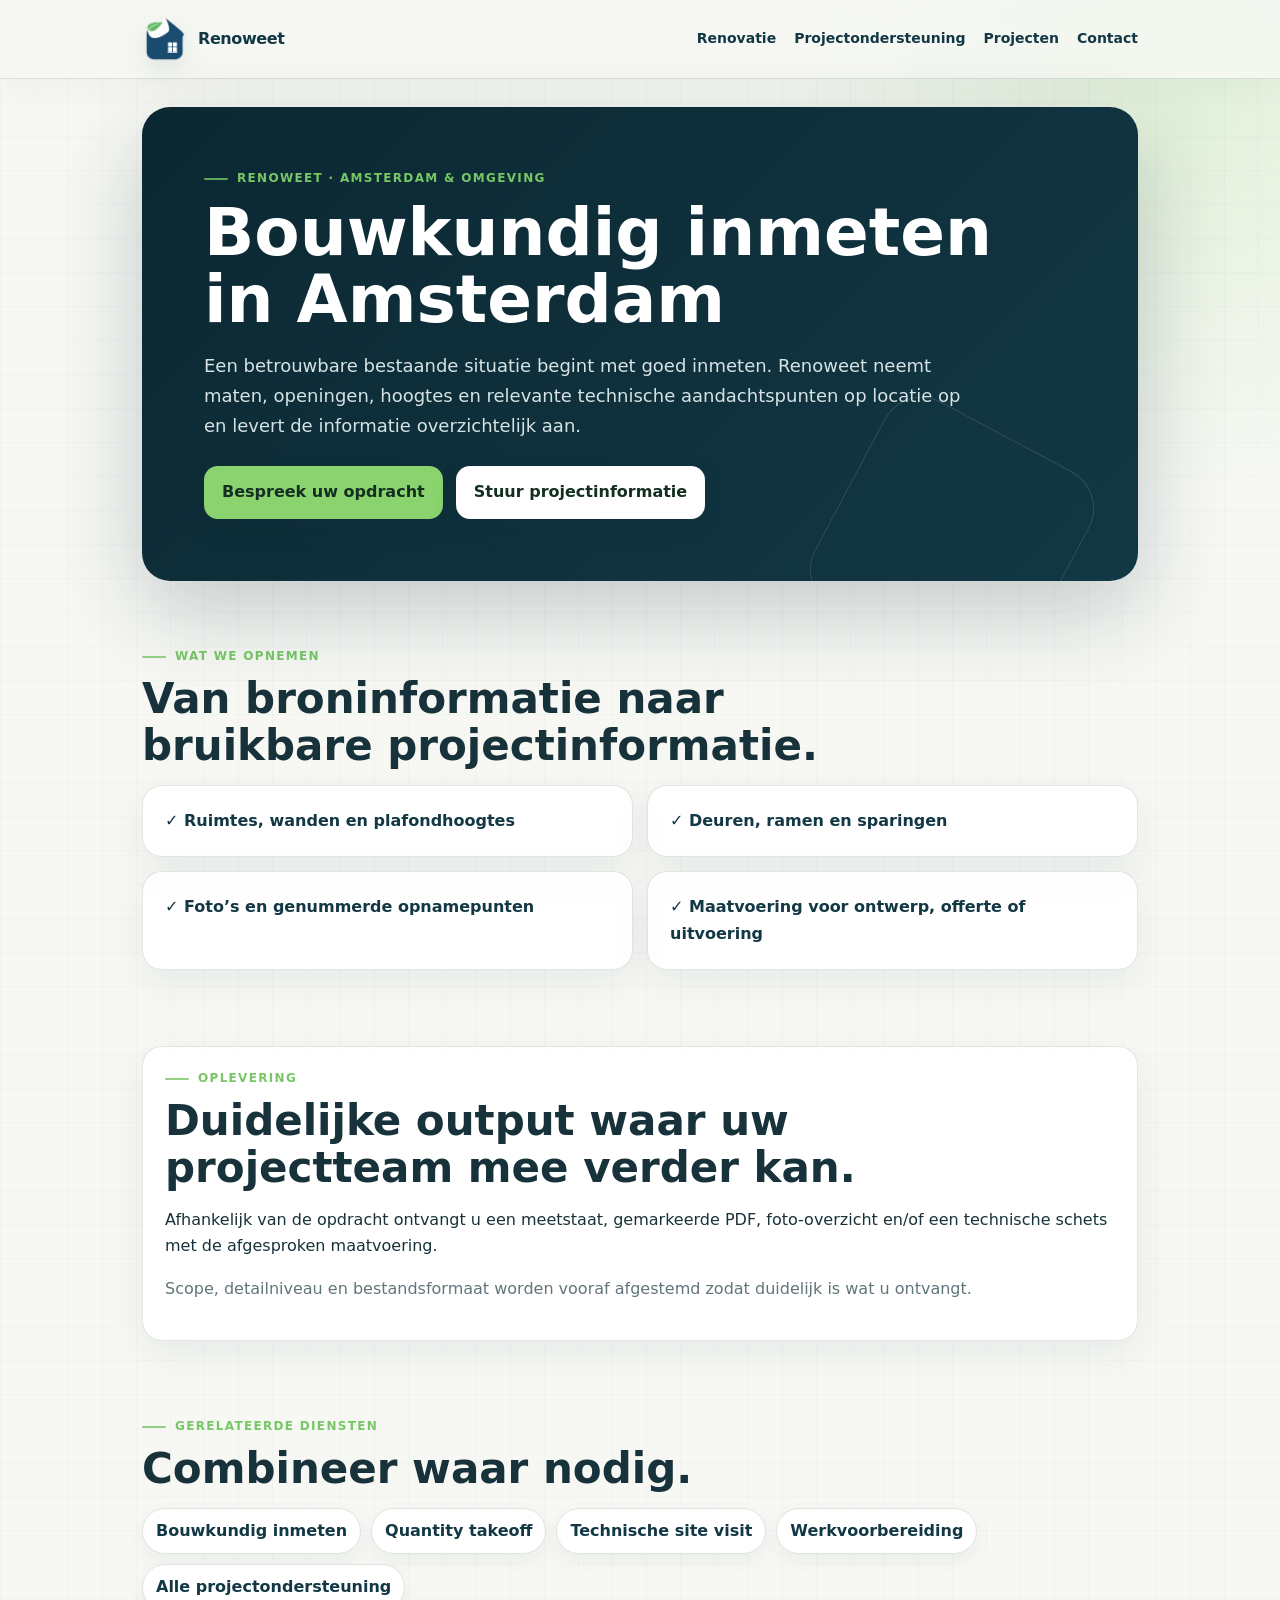
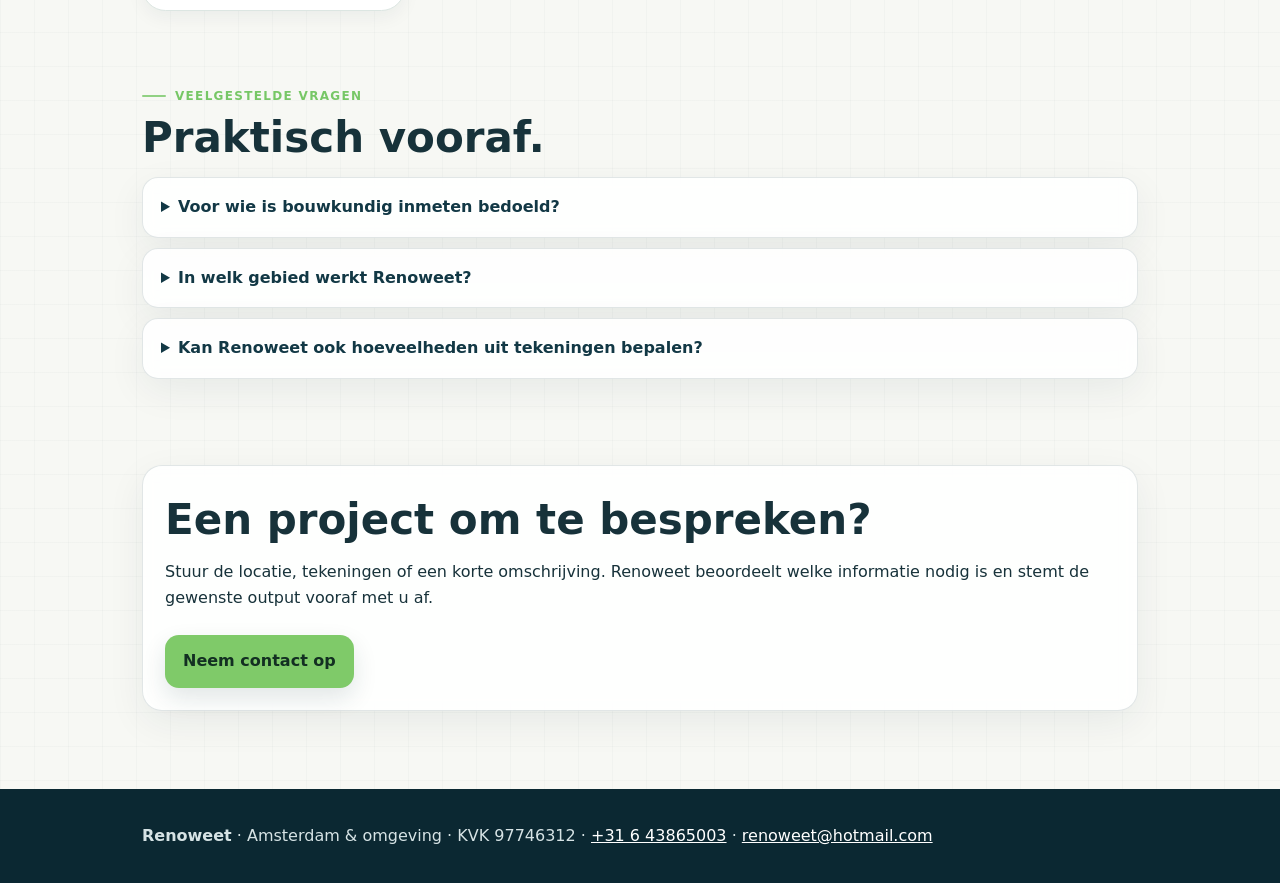
<file: bouwkundig-inmeten-amsterdam/index.html>
<!doctype html><html lang="nl"><head><meta charset="utf-8"><meta name="viewport" content="width=device-width,initial-scale=1">
<title>Bouwkundig inmeten Amsterdam | Renoweet</title><meta name="description" content="Bouwkundig inmeten in Amsterdam voor renovatie, ontwerp en calculatie. Maatvoering, foto’s en duidelijke opname van de bestaande situatie.">
<meta name="robots" content="index,follow,max-image-preview:large"><link rel="canonical" href="https://www.renoweet.nl/bouwkundig-inmeten-amsterdam/">
<link rel="icon" type="image/png" href="../renoweet-logo.png"><meta property="og:type" content="website"><meta property="og:site_name" content="Renoweet">
<meta property="og:title" content="Bouwkundig inmeten Amsterdam | Renoweet"><meta property="og:description" content="Bouwkundig inmeten in Amsterdam voor renovatie, ontwerp en calculatie. Maatvoering, foto’s en duidelijke opname van de bestaande situatie."><meta property="og:url" content="https://www.renoweet.nl/bouwkundig-inmeten-amsterdam/">
<meta property="og:image" content="https://www.renoweet.nl/renoweet-logo.png"><meta name="twitter:card" content="summary">
<style>
:root{--ink:#123845;--green:#7fca69;--bg:#f4f7f5;--line:#dce6e2;--muted:#61757b}
*{box-sizing:border-box}body{margin:0;font-family:Inter,system-ui,-apple-system,Segoe UI,Roboto,Arial,sans-serif;color:#17323a;background:var(--bg);line-height:1.65}
.wrap{max-width:1040px;margin:auto;padding:0 22px}header{background:#fff;border-bottom:1px solid var(--line)}header .wrap{min-height:78px;display:flex;align-items:center;justify-content:space-between;gap:20px}
.brand{display:flex;align-items:center;gap:10px;text-decoration:none;font-weight:900;color:var(--ink)}.brand img{width:46px;height:46px;object-fit:contain}
nav{display:flex;gap:18px;flex-wrap:wrap}nav a{color:var(--ink);text-decoration:none;font-weight:750;font-size:14px}
.hero{margin:28px auto;background:linear-gradient(135deg,#0b2832,#123845);color:#fff;border-radius:28px;padding:clamp(30px,6vw,62px)}
.eyebrow{font-size:12px;font-weight:900;letter-spacing:.11em;text-transform:uppercase;color:#77c766}.hero h1{font-size:clamp(38px,7vw,66px);line-height:1.02;margin:10px 0 18px;max-width:850px}
.hero p{max-width:760px;color:#d6e3e5;font-size:18px}.btn{display:inline-block;background:var(--green);color:#132f22;text-decoration:none;padding:13px 18px;border-radius:14px;font-weight:900;margin:8px 8px 0 0}
.btn.alt{background:#fff}.section{padding:38px 0}.section h2{font-size:clamp(29px,4vw,42px);line-height:1.12;margin:8px 0 16px}
.grid{display:grid;grid-template-columns:repeat(2,1fr);gap:14px}.card{background:#fff;border:1px solid var(--line);border-radius:20px;padding:22px}
.card strong{color:var(--ink)}.muted{color:var(--muted)}.links{display:flex;gap:10px;flex-wrap:wrap}.links a{background:#fff;border:1px solid var(--line);border-radius:999px;padding:9px 13px;color:var(--ink);text-decoration:none;font-weight:750}
.faq details{background:#fff;border:1px solid var(--line);border-radius:16px;padding:16px 18px;margin:10px 0}.faq summary{cursor:pointer;font-weight:850;color:var(--ink)}
footer{margin-top:40px;background:#0b2832;color:#d6e3e5;padding:34px 0}footer a{color:#fff}
@media(max-width:720px){.grid{grid-template-columns:1fr}header .wrap{align-items:flex-start;padding-top:14px;padding-bottom:14px;flex-direction:column}nav{gap:12px}.hero{border-radius:20px}}
</style><script type="application/ld+json">[{"@context": "https://schema.org", "@type": "Service", "name": "Bouwkundig inmeten", "provider": {"@id": "https://www.renoweet.nl/#business"}, "areaServed": [{"@type": "City", "name": "Amsterdam"}, {"@type": "City", "name": "Amstelveen"}, {"@type": "City", "name": "Diemen"}], "url": "https://www.renoweet.nl/bouwkundig-inmeten-amsterdam/", "description": "Bouwkundig inmeten in Amsterdam voor renovatie, ontwerp en calculatie. Maatvoering, foto’s en duidelijke opname van de bestaande situatie."}, {"@context": "https://schema.org", "@type": "BreadcrumbList", "itemListElement": [{"@type": "ListItem", "position": 1, "name": "Renoweet", "item": "https://www.renoweet.nl/"}, {"@type": "ListItem", "position": 2, "name": "Bouwkundig inmeten", "item": "https://www.renoweet.nl/bouwkundig-inmeten-amsterdam/"}]}, {"@context": "https://schema.org", "@type": "FAQPage", "mainEntity": [{"@type": "Question", "name": "Voor wie is bouwkundig inmeten bedoeld?", "acceptedAnswer": {"@type": "Answer", "text": "Voor aannemers, ontwerpers, vastgoedprofessionals en particuliere opdrachtgevers die betrouwbare informatie van de bestaande situatie nodig hebben."}}, {"@type": "Question", "name": "In welk gebied werkt Renoweet?", "acceptedAnswer": {"@type": "Answer", "text": "Primair in Amsterdam en omgeving. Voor grotere of terugkerende opdrachten kan een ruimer werkgebied worden besproken."}}, {"@type": "Question", "name": "Kan Renoweet ook hoeveelheden uit tekeningen bepalen?", "acceptedAnswer": {"@type": "Answer", "text": "Ja. Naast inmeten op locatie kan Renoweet hoeveelheden uit PDF- of DWG-tekeningen structureren voor calculatie, inkoop en werkvoorbereiding."}}]}]</script><link href="../ui-enhancements.css" rel="stylesheet"></head>
<body><header><div class="wrap"><a class="brand" href="../"><img src="../renoweet-logo.png" alt="Renoweet logo">Renoweet</a>
<nav><a href="../renovatie-amsterdam/">Renovatie</a><a href="../inmeten-projectondersteuning/">Projectondersteuning</a><a href="../#projecten">Projecten</a><a href="../#start-project">Contact</a></nav></div></header>
<main class="wrap"><section class="hero"><div class="eyebrow">Renoweet · Amsterdam & omgeving</div><h1>Bouwkundig inmeten in Amsterdam</h1><p>Een betrouwbare bestaande situatie begint met goed inmeten. Renoweet neemt maten, openingen, hoogtes en relevante technische aandachtspunten op locatie op en levert de informatie overzichtelijk aan.</p>
<a class="btn" href="https://wa.me/31643865003?text=Hallo%20Renoweet%2C%20ik%20wil%20graag%20een%20opdracht%20bespreken.">Bespreek uw opdracht</a>
<a class="btn alt" href="mailto:renoweet@hotmail.com">Stuur projectinformatie</a></section>
<section class="section"><div class="eyebrow">Wat we opnemen</div><h2>Van broninformatie naar bruikbare projectinformatie.</h2><div class="grid"><div class='card'><strong>✓ Ruimtes, wanden en plafondhoogtes</strong></div><div class='card'><strong>✓ Deuren, ramen en sparingen</strong></div><div class='card'><strong>✓ Foto’s en genummerde opnamepunten</strong></div><div class='card'><strong>✓ Maatvoering voor ontwerp, offerte of uitvoering</strong></div></div></section>
<section class="section"><div class="card"><div class="eyebrow">Oplevering</div><h2>Duidelijke output waar uw projectteam mee verder kan.</h2><p>Afhankelijk van de opdracht ontvangt u een meetstaat, gemarkeerde PDF, foto-overzicht en/of een technische schets met de afgesproken maatvoering.</p><p class="muted">Scope, detailniveau en bestandsformaat worden vooraf afgestemd zodat duidelijk is wat u ontvangt.</p></div></section>
<section class="section"><div class="eyebrow">Gerelateerde diensten</div><h2>Combineer waar nodig.</h2><div class="links">
<a href="../bouwkundig-inmeten-amsterdam/">Bouwkundig inmeten</a><a href="../hoeveelhedenstaat-takeoff-bouw/">Quantity takeoff</a>
<a href="../technische-site-visit-amsterdam/">Technische site visit</a><a href="../werkvoorbereiding-bouw-amsterdam/">Werkvoorbereiding</a>
<a href="../inmeten-projectondersteuning/">Alle projectondersteuning</a></div></section>
<section class="section faq"><div class="eyebrow">Veelgestelde vragen</div><h2>Praktisch vooraf.</h2><details><summary>Voor wie is bouwkundig inmeten bedoeld?</summary><p>Voor aannemers, ontwerpers, vastgoedprofessionals en particuliere opdrachtgevers die betrouwbare informatie van de bestaande situatie nodig hebben.</p></details><details><summary>In welk gebied werkt Renoweet?</summary><p>Primair in Amsterdam en omgeving. Voor grotere of terugkerende opdrachten kan een ruimer werkgebied worden besproken.</p></details><details><summary>Kan Renoweet ook hoeveelheden uit tekeningen bepalen?</summary><p>Ja. Naast inmeten op locatie kan Renoweet hoeveelheden uit PDF- of DWG-tekeningen structureren voor calculatie, inkoop en werkvoorbereiding.</p></details></section>
<section class="section"><div class="card"><h2>Een project om te bespreken?</h2><p>Stuur de locatie, tekeningen of een korte omschrijving. Renoweet beoordeelt welke informatie nodig is en stemt de gewenste output vooraf met u af.</p><a class="btn" href="../#start-project">Neem contact op</a></div></section></main>
<footer><div class="wrap"><strong>Renoweet</strong> · Amsterdam & omgeving · KVK 97746312 · <a href="tel:+31643865003">+31 6 43865003</a> · <a href="mailto:renoweet@hotmail.com">renoweet@hotmail.com</a></div></footer></body></html>
</file>
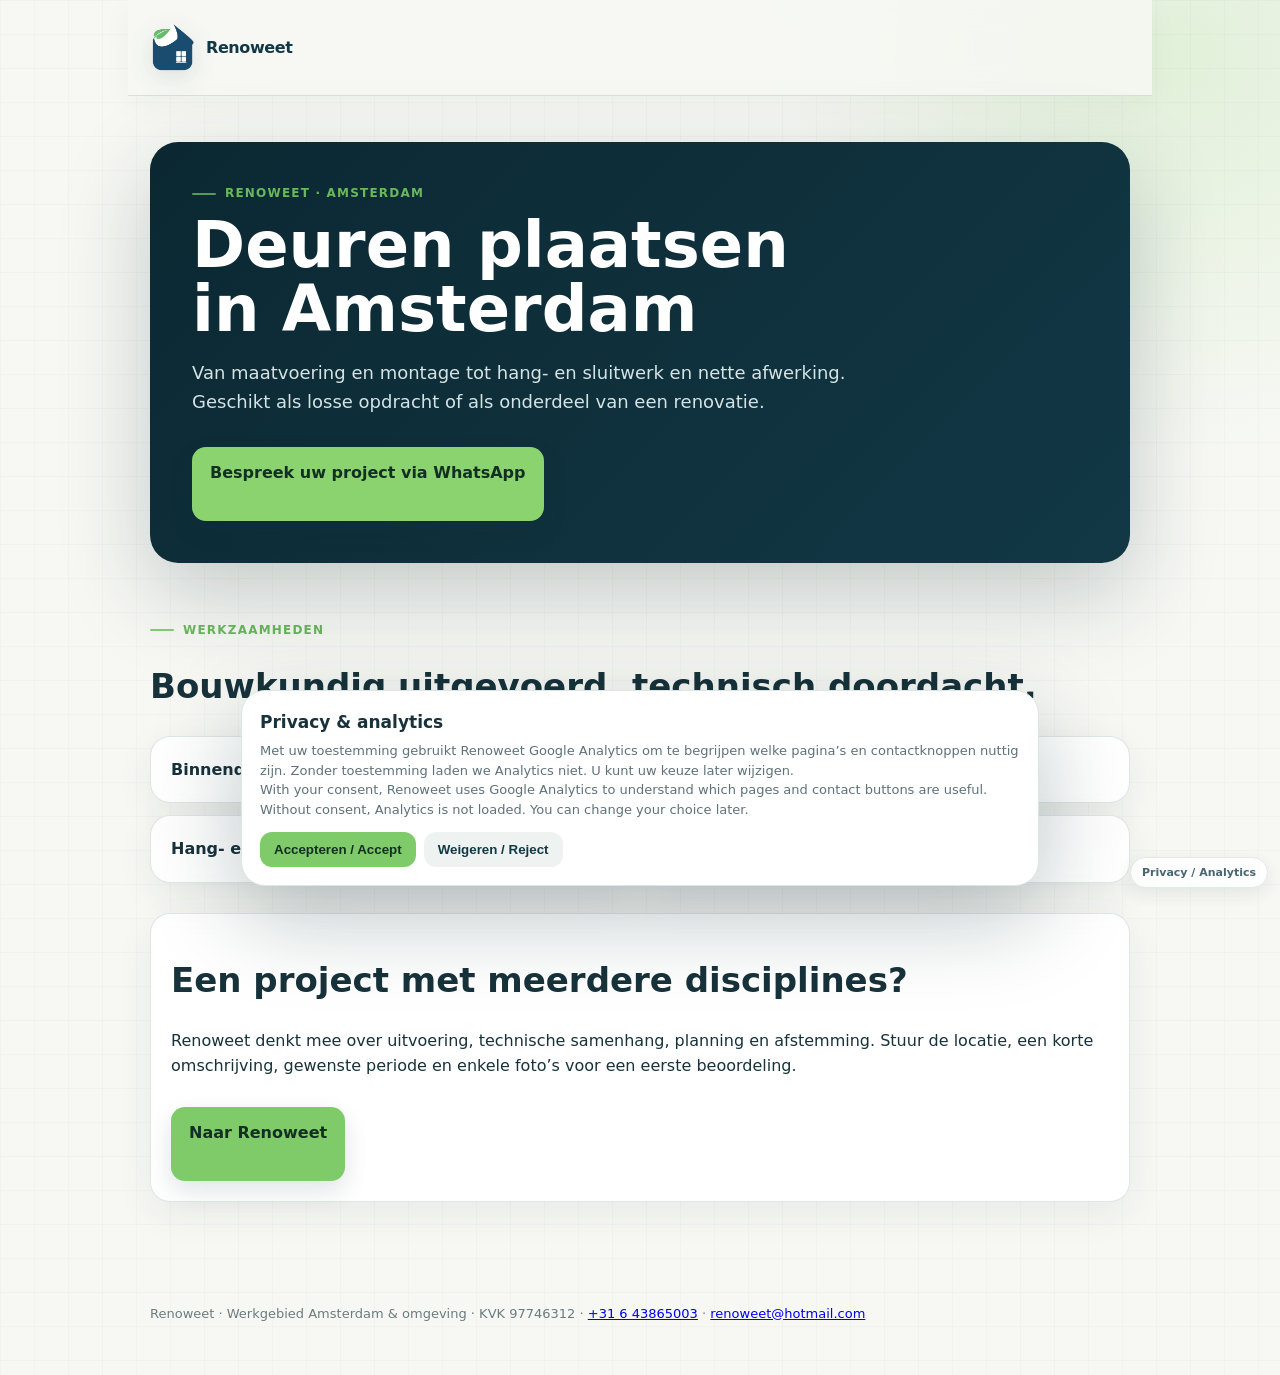
<file: deuren-plaatsen-amsterdam/index.html>
<!doctype html><html lang="nl"><head><meta charset="utf-8"><meta name="viewport" content="width=device-width,initial-scale=1"><title>Deuren plaatsen Amsterdam | Renoweet</title><meta name="description" content="Binnendeuren en afwerking in Amsterdam door Renoweet."><meta name="robots" content="index,follow,max-image-preview:large"><link rel="canonical" href="https://www.renoweet.nl/deuren-plaatsen-amsterdam/"><link rel="icon" type="image/png" href="../renoweet-logo.png"><meta property="og:type" content="website"><meta property="og:title" content="Deuren plaatsen Amsterdam | Renoweet"><meta property="og:description" content="Binnendeuren en afwerking in Amsterdam door Renoweet."><meta property="og:url" content="https://www.renoweet.nl/deuren-plaatsen-amsterdam/"><meta property="og:image" content="https://www.renoweet.nl/renoweet-logo.png"><style>body{margin:0;font-family:Inter,system-ui,-apple-system,Segoe UI,Roboto,Arial,sans-serif;color:#17323a;background:#f4f7f5;line-height:1.6}header,main,footer{max-width:980px;margin:auto;padding:22px}.brand{display:flex;align-items:center;gap:10px;text-decoration:none;font-weight:900;color:#123845}.brand img{width:46px}.hero{background:linear-gradient(135deg,#0b2832,#123845);color:white;border-radius:28px;padding:42px;margin-top:24px}.hero h1{font-size:clamp(38px,7vw,64px);line-height:1;margin:10px 0}.hero p{max-width:720px;color:#d6e3e5;font-size:18px}.btn{display:inline-block;background:#7fca69;color:#132f22;text-decoration:none;padding:13px 18px;border-radius:14px;font-weight:900;margin-top:12px}.grid{display:grid;gap:12px;margin:30px 0}.card{background:white;border:1px solid #dce6e2;border-radius:20px;padding:20px}.eyebrow{font-size:12px;font-weight:900;letter-spacing:.1em;text-transform:uppercase;color:#69b85b}h2{font-size:34px;line-height:1.1}footer{color:#6b7c81;font-size:13px;padding-bottom:50px}@media(min-width:760px){.grid{grid-template-columns:repeat(2,1fr)}}</style><script type="application/ld+json">{"@context":"https://schema.org","@type":"Service","name":"Deuren plaatsen in Amsterdam","provider":{"@id":"https://www.renoweet.nl/#business"},"areaServed":{"@type":"City","name":"Amsterdam"},"url":"https://www.renoweet.nl/deuren-plaatsen-amsterdam/","description":"Binnendeuren en afwerking in Amsterdam door Renoweet."}</script><style id="renoweet-consent-style">
.rw-consent{position:fixed;z-index:9999;left:14px;right:14px;bottom:14px;max-width:760px;margin:auto;background:#fff;border:1px solid #dce6e2;border-radius:20px;box-shadow:0 18px 50px rgba(18,56,69,.22);padding:18px;color:#17323a;font-family:Inter,system-ui,-apple-system,"Segoe UI",Roboto,Arial,sans-serif}.rw-consent[hidden]{display:none}.rw-consent b{display:block;font-size:17px;margin-bottom:5px}.rw-consent p{margin:0 0 13px;color:#5f7278;font-size:13px;line-height:1.5}.rw-consent-actions{display:flex;flex-wrap:wrap;gap:8px}.rw-consent button{border:0;border-radius:12px;padding:10px 14px;font-weight:850;cursor:pointer}.rw-consent .accept{background:#7fca69;color:#132f22}.rw-consent .reject{background:#eef3f1;color:#123845}.rw-privacy-settings{position:fixed;z-index:9998;right:12px;bottom:12px;border:1px solid #dce6e2;background:#fff;color:#123845;border-radius:999px;padding:8px 11px;font:800 11px/1.2 Inter,system-ui,sans-serif;box-shadow:0 6px 18px rgba(18,56,69,.12);cursor:pointer}@media(max-width:799px){.rw-privacy-settings{bottom:78px}.rw-consent{bottom:82px}}
</style><link href="../ui-enhancements.css" rel="stylesheet"></head><body><header><a class="brand" href="../"><img src="../renoweet-logo.png" alt="Renoweet logo">Renoweet</a></header><main><section class="hero"><div class="eyebrow">Renoweet · Amsterdam</div><h1>Deuren plaatsen in Amsterdam</h1><p>Van maatvoering en montage tot hang- en sluitwerk en nette afwerking. Geschikt als losse opdracht of als onderdeel van een renovatie.</p><a class="btn" href="https://wa.me/31643865003?text=Hallo%20Renoweet%2C%20ik%20wil%20graag%20een%20project%20bespreken.%20Locatie%3A%20%5Bplaats%5D%20Werkzaamheden%3A%20%5Bkort%20beschrijven%5D%20Gewenste%20periode%3A%20%5Bperiode%5D">Bespreek uw project via WhatsApp</a></section><section><div class="eyebrow">Werkzaamheden</div><h2>Bouwkundig uitgevoerd, technisch doordacht.</h2><div class="grid"><div class="card"><strong>Binnendeuren plaatsen</strong></div><div class="card"><strong>Kozijnen en maatvoering</strong></div><div class="card"><strong>Hang- en sluitwerk</strong></div><div class="card"><strong>Aftimmeren en afwerken</strong></div></div><div class="card"><h2>Een project met meerdere disciplines?</h2><p>Renoweet denkt mee over uitvoering, technische samenhang, planning en afstemming. Stuur de locatie, een korte omschrijving, gewenste periode en enkele foto’s voor een eerste beoordeling.</p><a class="btn" href="../#start-project">Naar Renoweet</a></div></section></main><footer>Renoweet · Werkgebied Amsterdam & omgeving · KVK 97746312 · <a href="tel:+31643865003">+31 6 43865003</a> · <a href="mailto:renoweet@hotmail.com">renoweet@hotmail.com</a></footer><div class="rw-consent" id="rwConsent" hidden role="dialog" aria-modal="true" aria-labelledby="rwConsentTitle"><b id="rwConsentTitle">Privacy & analytics</b><p><span lang="nl">Met uw toestemming gebruikt Renoweet Google Analytics om te begrijpen welke pagina’s en contactknoppen nuttig zijn. Zonder toestemming laden we Analytics niet. U kunt uw keuze later wijzigen.</span><br><span lang="en">With your consent, Renoweet uses Google Analytics to understand which pages and contact buttons are useful. Without consent, Analytics is not loaded. You can change your choice later.</span></p><div class="rw-consent-actions"><button class="accept" type="button" id="rwConsentAccept">Accepteren / Accept</button><button class="reject" type="button" id="rwConsentReject">Weigeren / Reject</button></div></div><button class="rw-privacy-settings" id="rwPrivacySettings" type="button">Privacy / Analytics</button><script id="renoweet-analytics">
(function(){
  const GA_ID='G-KN41KJHH2T', KEY='renoweet_analytics_consent_v1';
  let analyticsLoaded=false;
  function loadAnalytics(){
    if(analyticsLoaded) return; analyticsLoaded=true;
    window.dataLayer=window.dataLayer||[];
    window.gtag=window.gtag||function(){dataLayer.push(arguments)};
    gtag('js',new Date()); gtag('config',GA_ID,{anonymize_ip:true});
    const s=document.createElement('script'); s.async=true; s.src='https://www.googletagmanager.com/gtag/js?id='+encodeURIComponent(GA_ID); document.head.appendChild(s);
  }
  function choice(v){localStorage.setItem(KEY,v); document.getElementById('rwConsent').hidden=true; if(v==='granted') loadAnalytics();}
  function openConsent(){document.getElementById('rwConsent').hidden=false;}
  document.addEventListener('DOMContentLoaded',function(){
    const saved=localStorage.getItem(KEY); if(saved==='granted') loadAnalytics(); else if(saved!=='denied') openConsent();
    document.getElementById('rwConsentAccept').addEventListener('click',()=>choice('granted'));
    document.getElementById('rwConsentReject').addEventListener('click',()=>choice('denied'));
    document.getElementById('rwPrivacySettings').addEventListener('click',openConsent);
    document.addEventListener('click',function(e){
      const a=e.target.closest('a'); if(!a || localStorage.getItem(KEY)!=='granted' || !window.gtag) return;
      const href=a.getAttribute('href')||''; let event='',label='';
      if(href.includes('wa.me/')){event='whatsapp_click';label='WhatsApp'}
      else if(href.startsWith('tel:')){event='phone_click';label='Phone'}
      else if(href.startsWith('mailto:')){event='email_click';label='Email'}
      else if(href.includes('#contact') || href.includes('#actie') || href.includes('#intake')){event='contact_cta_click';label='Contact CTA'}
      if(event) gtag('event',event,{link_url:a.href,link_text:(a.textContent||label).trim().slice(0,100),page_path:location.pathname});
    },true);
    document.addEventListener('click',function(e){
      if(localStorage.getItem(KEY)!=='granted' || !window.gtag) return; const b=e.target.closest('.lang button,[data-set-lang]'); if(b) gtag('event','language_switch',{language:(b.id||b.dataset.setLang||b.textContent||'').trim().slice(0,20)});
    },true);
  });
})();
</script></body></html>
</file>
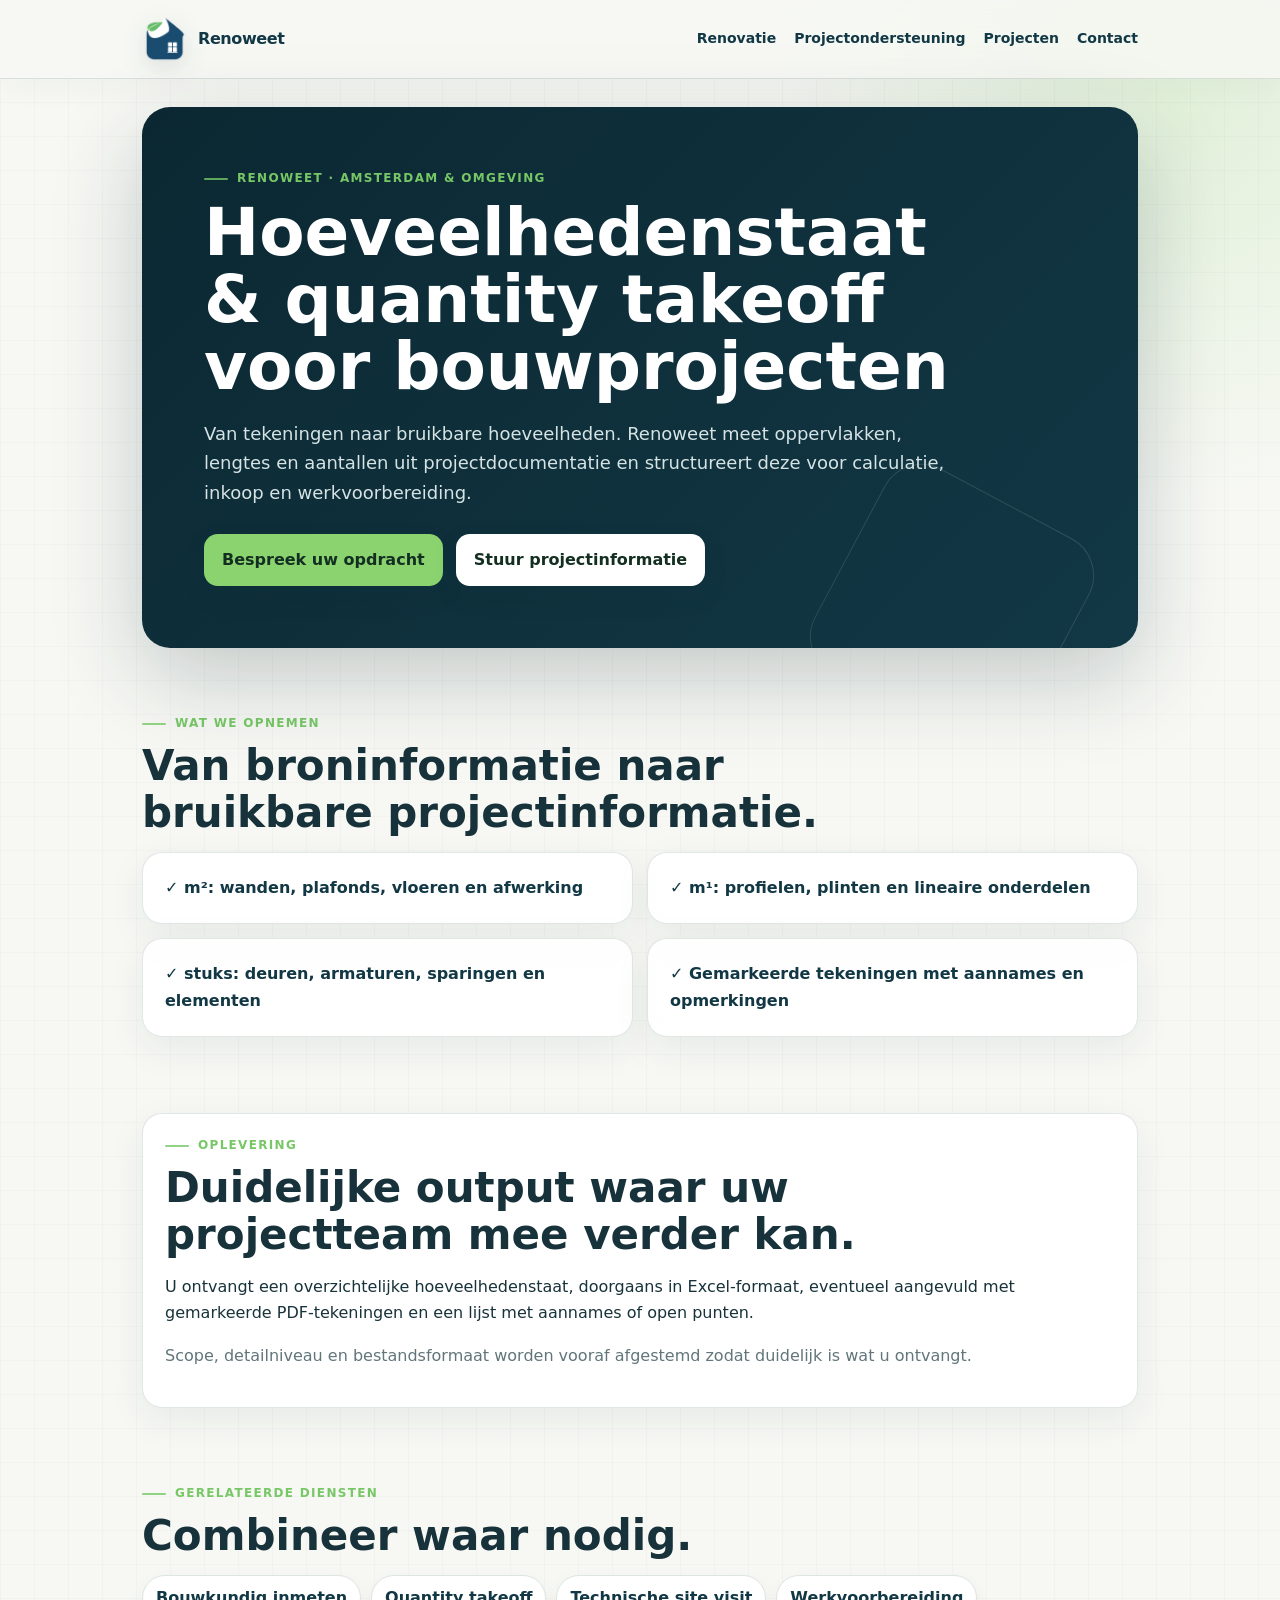
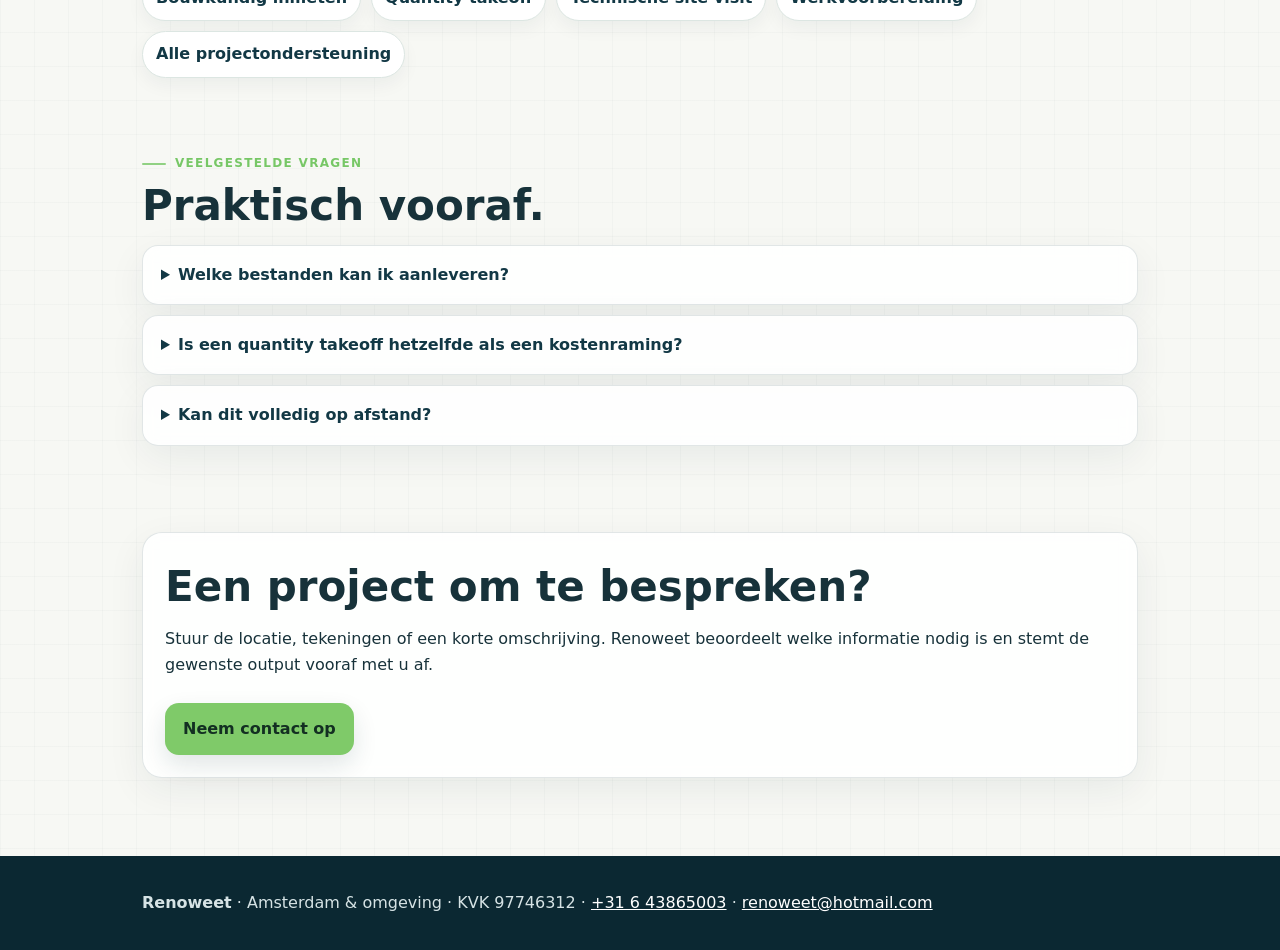
<file: hoeveelhedenstaat-takeoff-bouw/index.html>
<!doctype html><html lang="nl"><head><meta charset="utf-8"><meta name="viewport" content="width=device-width,initial-scale=1">
<title>Hoeveelhedenstaat &amp; Quantity Takeoff Bouw | Renoweet</title><meta name="description" content="Hoeveelheden uit bouwtekeningen laten bepalen. Renoweet levert quantity takeoffs en overzichtelijke hoeveelhedenstaten uit PDF/DWG voor calculatie en inkoop.">
<meta name="robots" content="index,follow,max-image-preview:large"><link rel="canonical" href="https://www.renoweet.nl/hoeveelhedenstaat-takeoff-bouw/">
<link rel="icon" type="image/png" href="../renoweet-logo.png"><meta property="og:type" content="website"><meta property="og:site_name" content="Renoweet">
<meta property="og:title" content="Hoeveelhedenstaat &amp; Quantity Takeoff Bouw | Renoweet"><meta property="og:description" content="Hoeveelheden uit bouwtekeningen laten bepalen. Renoweet levert quantity takeoffs en overzichtelijke hoeveelhedenstaten uit PDF/DWG voor calculatie en inkoop."><meta property="og:url" content="https://www.renoweet.nl/hoeveelhedenstaat-takeoff-bouw/">
<meta property="og:image" content="https://www.renoweet.nl/renoweet-logo.png"><meta name="twitter:card" content="summary">
<style>
:root{--ink:#123845;--green:#7fca69;--bg:#f4f7f5;--line:#dce6e2;--muted:#61757b}
*{box-sizing:border-box}body{margin:0;font-family:Inter,system-ui,-apple-system,Segoe UI,Roboto,Arial,sans-serif;color:#17323a;background:var(--bg);line-height:1.65}
.wrap{max-width:1040px;margin:auto;padding:0 22px}header{background:#fff;border-bottom:1px solid var(--line)}header .wrap{min-height:78px;display:flex;align-items:center;justify-content:space-between;gap:20px}
.brand{display:flex;align-items:center;gap:10px;text-decoration:none;font-weight:900;color:var(--ink)}.brand img{width:46px;height:46px;object-fit:contain}
nav{display:flex;gap:18px;flex-wrap:wrap}nav a{color:var(--ink);text-decoration:none;font-weight:750;font-size:14px}
.hero{margin:28px auto;background:linear-gradient(135deg,#0b2832,#123845);color:#fff;border-radius:28px;padding:clamp(30px,6vw,62px)}
.eyebrow{font-size:12px;font-weight:900;letter-spacing:.11em;text-transform:uppercase;color:#77c766}.hero h1{font-size:clamp(38px,7vw,66px);line-height:1.02;margin:10px 0 18px;max-width:850px}
.hero p{max-width:760px;color:#d6e3e5;font-size:18px}.btn{display:inline-block;background:var(--green);color:#132f22;text-decoration:none;padding:13px 18px;border-radius:14px;font-weight:900;margin:8px 8px 0 0}
.btn.alt{background:#fff}.section{padding:38px 0}.section h2{font-size:clamp(29px,4vw,42px);line-height:1.12;margin:8px 0 16px}
.grid{display:grid;grid-template-columns:repeat(2,1fr);gap:14px}.card{background:#fff;border:1px solid var(--line);border-radius:20px;padding:22px}
.card strong{color:var(--ink)}.muted{color:var(--muted)}.links{display:flex;gap:10px;flex-wrap:wrap}.links a{background:#fff;border:1px solid var(--line);border-radius:999px;padding:9px 13px;color:var(--ink);text-decoration:none;font-weight:750}
.faq details{background:#fff;border:1px solid var(--line);border-radius:16px;padding:16px 18px;margin:10px 0}.faq summary{cursor:pointer;font-weight:850;color:var(--ink)}
footer{margin-top:40px;background:#0b2832;color:#d6e3e5;padding:34px 0}footer a{color:#fff}
@media(max-width:720px){.grid{grid-template-columns:1fr}header .wrap{align-items:flex-start;padding-top:14px;padding-bottom:14px;flex-direction:column}nav{gap:12px}.hero{border-radius:20px}}
</style><script type="application/ld+json">[{"@context": "https://schema.org", "@type": "Service", "name": "Quantity takeoff en hoeveelhedenstaat", "provider": {"@id": "https://www.renoweet.nl/#business"}, "areaServed": [{"@type": "City", "name": "Amsterdam"}, {"@type": "City", "name": "Amstelveen"}, {"@type": "City", "name": "Diemen"}], "url": "https://www.renoweet.nl/hoeveelhedenstaat-takeoff-bouw/", "description": "Hoeveelheden uit bouwtekeningen laten bepalen. Renoweet levert quantity takeoffs en overzichtelijke hoeveelhedenstaten uit PDF/DWG voor calculatie en inkoop."}, {"@context": "https://schema.org", "@type": "BreadcrumbList", "itemListElement": [{"@type": "ListItem", "position": 1, "name": "Renoweet", "item": "https://www.renoweet.nl/"}, {"@type": "ListItem", "position": 2, "name": "Quantity takeoff en hoeveelhedenstaat", "item": "https://www.renoweet.nl/hoeveelhedenstaat-takeoff-bouw/"}]}, {"@context": "https://schema.org", "@type": "FAQPage", "mainEntity": [{"@type": "Question", "name": "Welke bestanden kan ik aanleveren?", "acceptedAnswer": {"@type": "Answer", "text": "PDF-tekeningen zijn geschikt voor de meeste takeoffs. DWG-bestanden en aanvullende projectinformatie kunnen worden meegenomen wanneer beschikbaar."}}, {"@type": "Question", "name": "Is een quantity takeoff hetzelfde als een kostenraming?", "acceptedAnswer": {"@type": "Answer", "text": "Nee. Een takeoff bepaalt en structureert hoeveelheden. Prijzen, leveranciersoffertes en commerciële calculatie kunnen apart worden afgestemd."}}, {"@type": "Question", "name": "Kan dit volledig op afstand?", "acceptedAnswer": {"@type": "Answer", "text": "Ja. Wanneer de tekeningen voldoende informatie bevatten kan de takeoff volledig op afstand worden uitgevoerd."}}]}]</script><link href="../ui-enhancements.css" rel="stylesheet"></head>
<body><header><div class="wrap"><a class="brand" href="../"><img src="../renoweet-logo.png" alt="Renoweet logo">Renoweet</a>
<nav><a href="../renovatie-amsterdam/">Renovatie</a><a href="../inmeten-projectondersteuning/">Projectondersteuning</a><a href="../#projecten">Projecten</a><a href="../#start-project">Contact</a></nav></div></header>
<main class="wrap"><section class="hero"><div class="eyebrow">Renoweet · Amsterdam & omgeving</div><h1>Hoeveelhedenstaat &amp; quantity takeoff voor bouwprojecten</h1><p>Van tekeningen naar bruikbare hoeveelheden. Renoweet meet oppervlakken, lengtes en aantallen uit projectdocumentatie en structureert deze voor calculatie, inkoop en werkvoorbereiding.</p>
<a class="btn" href="https://wa.me/31643865003?text=Hallo%20Renoweet%2C%20ik%20wil%20graag%20een%20opdracht%20bespreken.">Bespreek uw opdracht</a>
<a class="btn alt" href="mailto:renoweet@hotmail.com">Stuur projectinformatie</a></section>
<section class="section"><div class="eyebrow">Wat we opnemen</div><h2>Van broninformatie naar bruikbare projectinformatie.</h2><div class="grid"><div class='card'><strong>✓ m²: wanden, plafonds, vloeren en afwerking</strong></div><div class='card'><strong>✓ m¹: profielen, plinten en lineaire onderdelen</strong></div><div class='card'><strong>✓ stuks: deuren, armaturen, sparingen en elementen</strong></div><div class='card'><strong>✓ Gemarkeerde tekeningen met aannames en opmerkingen</strong></div></div></section>
<section class="section"><div class="card"><div class="eyebrow">Oplevering</div><h2>Duidelijke output waar uw projectteam mee verder kan.</h2><p>U ontvangt een overzichtelijke hoeveelhedenstaat, doorgaans in Excel-formaat, eventueel aangevuld met gemarkeerde PDF-tekeningen en een lijst met aannames of open punten.</p><p class="muted">Scope, detailniveau en bestandsformaat worden vooraf afgestemd zodat duidelijk is wat u ontvangt.</p></div></section>
<section class="section"><div class="eyebrow">Gerelateerde diensten</div><h2>Combineer waar nodig.</h2><div class="links">
<a href="../bouwkundig-inmeten-amsterdam/">Bouwkundig inmeten</a><a href="../hoeveelhedenstaat-takeoff-bouw/">Quantity takeoff</a>
<a href="../technische-site-visit-amsterdam/">Technische site visit</a><a href="../werkvoorbereiding-bouw-amsterdam/">Werkvoorbereiding</a>
<a href="../inmeten-projectondersteuning/">Alle projectondersteuning</a></div></section>
<section class="section faq"><div class="eyebrow">Veelgestelde vragen</div><h2>Praktisch vooraf.</h2><details><summary>Welke bestanden kan ik aanleveren?</summary><p>PDF-tekeningen zijn geschikt voor de meeste takeoffs. DWG-bestanden en aanvullende projectinformatie kunnen worden meegenomen wanneer beschikbaar.</p></details><details><summary>Is een quantity takeoff hetzelfde als een kostenraming?</summary><p>Nee. Een takeoff bepaalt en structureert hoeveelheden. Prijzen, leveranciersoffertes en commerciële calculatie kunnen apart worden afgestemd.</p></details><details><summary>Kan dit volledig op afstand?</summary><p>Ja. Wanneer de tekeningen voldoende informatie bevatten kan de takeoff volledig op afstand worden uitgevoerd.</p></details></section>
<section class="section"><div class="card"><h2>Een project om te bespreken?</h2><p>Stuur de locatie, tekeningen of een korte omschrijving. Renoweet beoordeelt welke informatie nodig is en stemt de gewenste output vooraf met u af.</p><a class="btn" href="../#start-project">Neem contact op</a></div></section></main>
<footer><div class="wrap"><strong>Renoweet</strong> · Amsterdam & omgeving · KVK 97746312 · <a href="tel:+31643865003">+31 6 43865003</a> · <a href="mailto:renoweet@hotmail.com">renoweet@hotmail.com</a></div></footer></body></html>
</file>
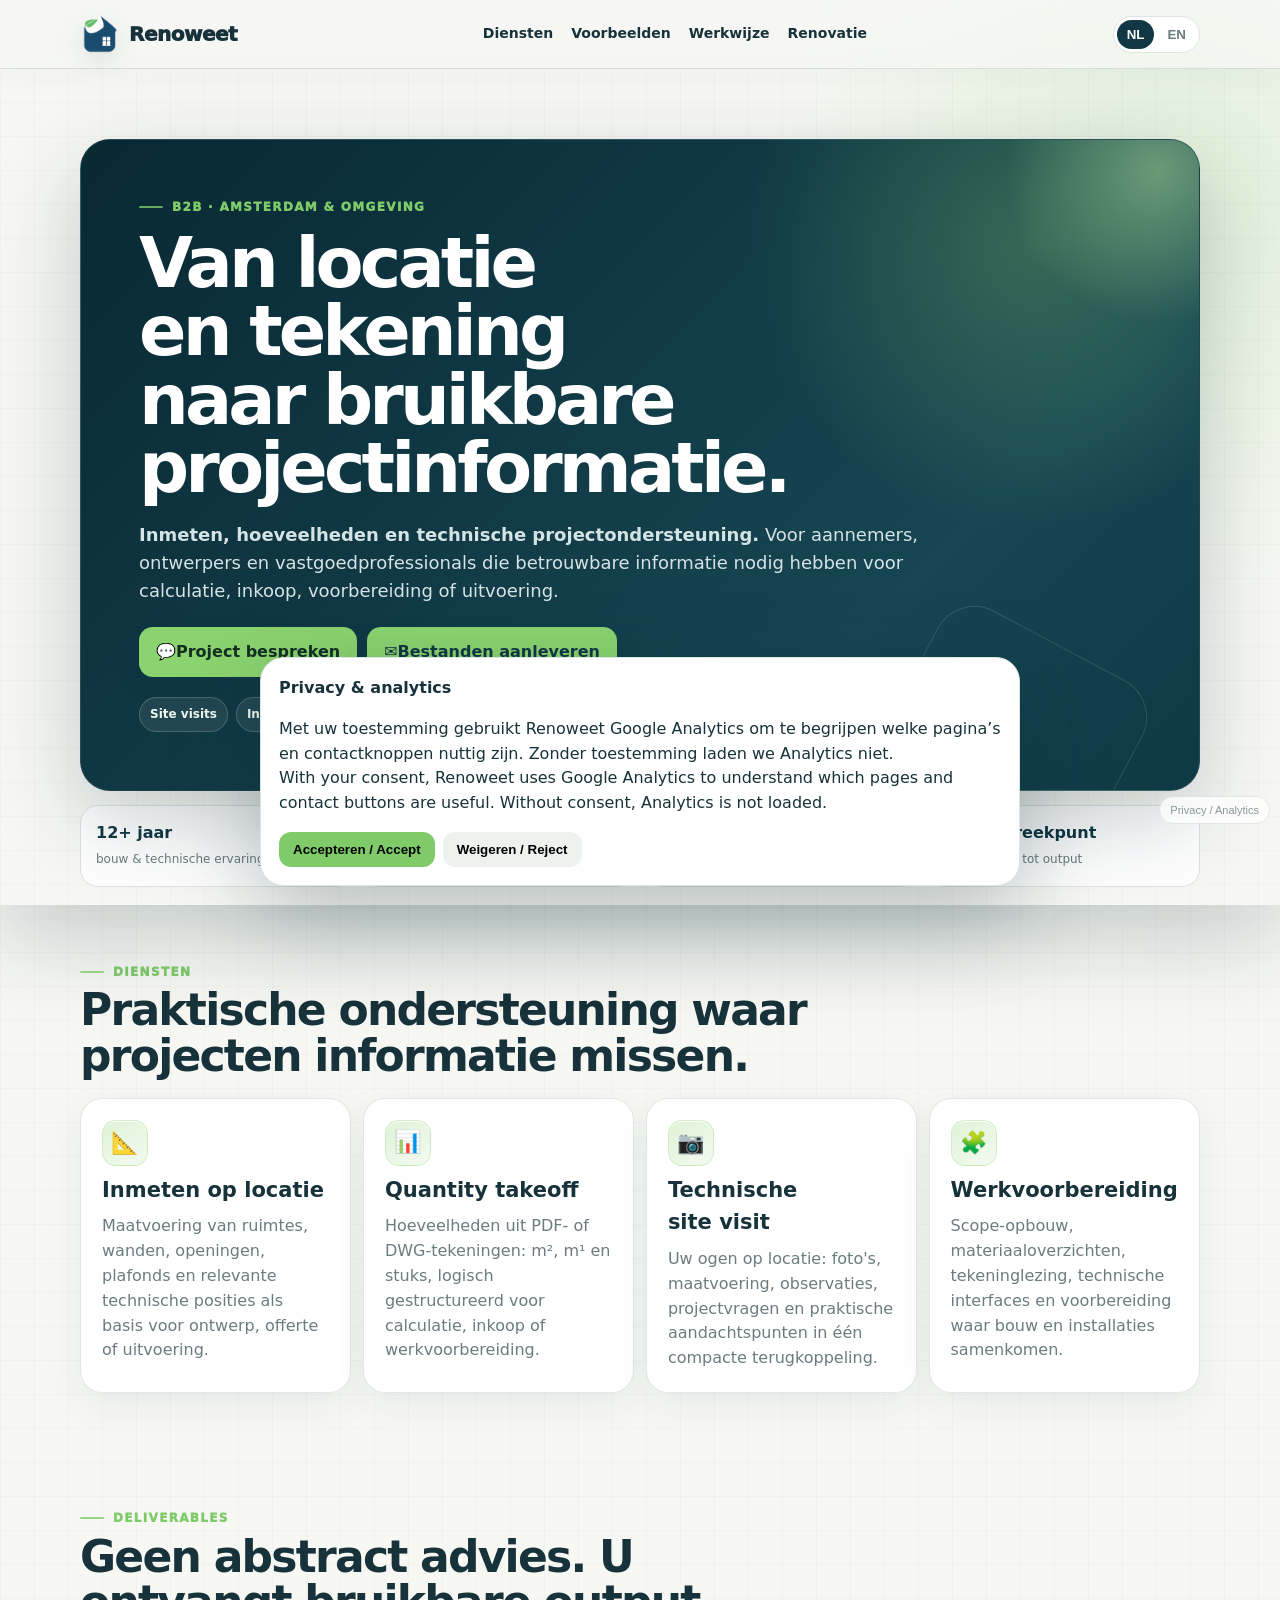
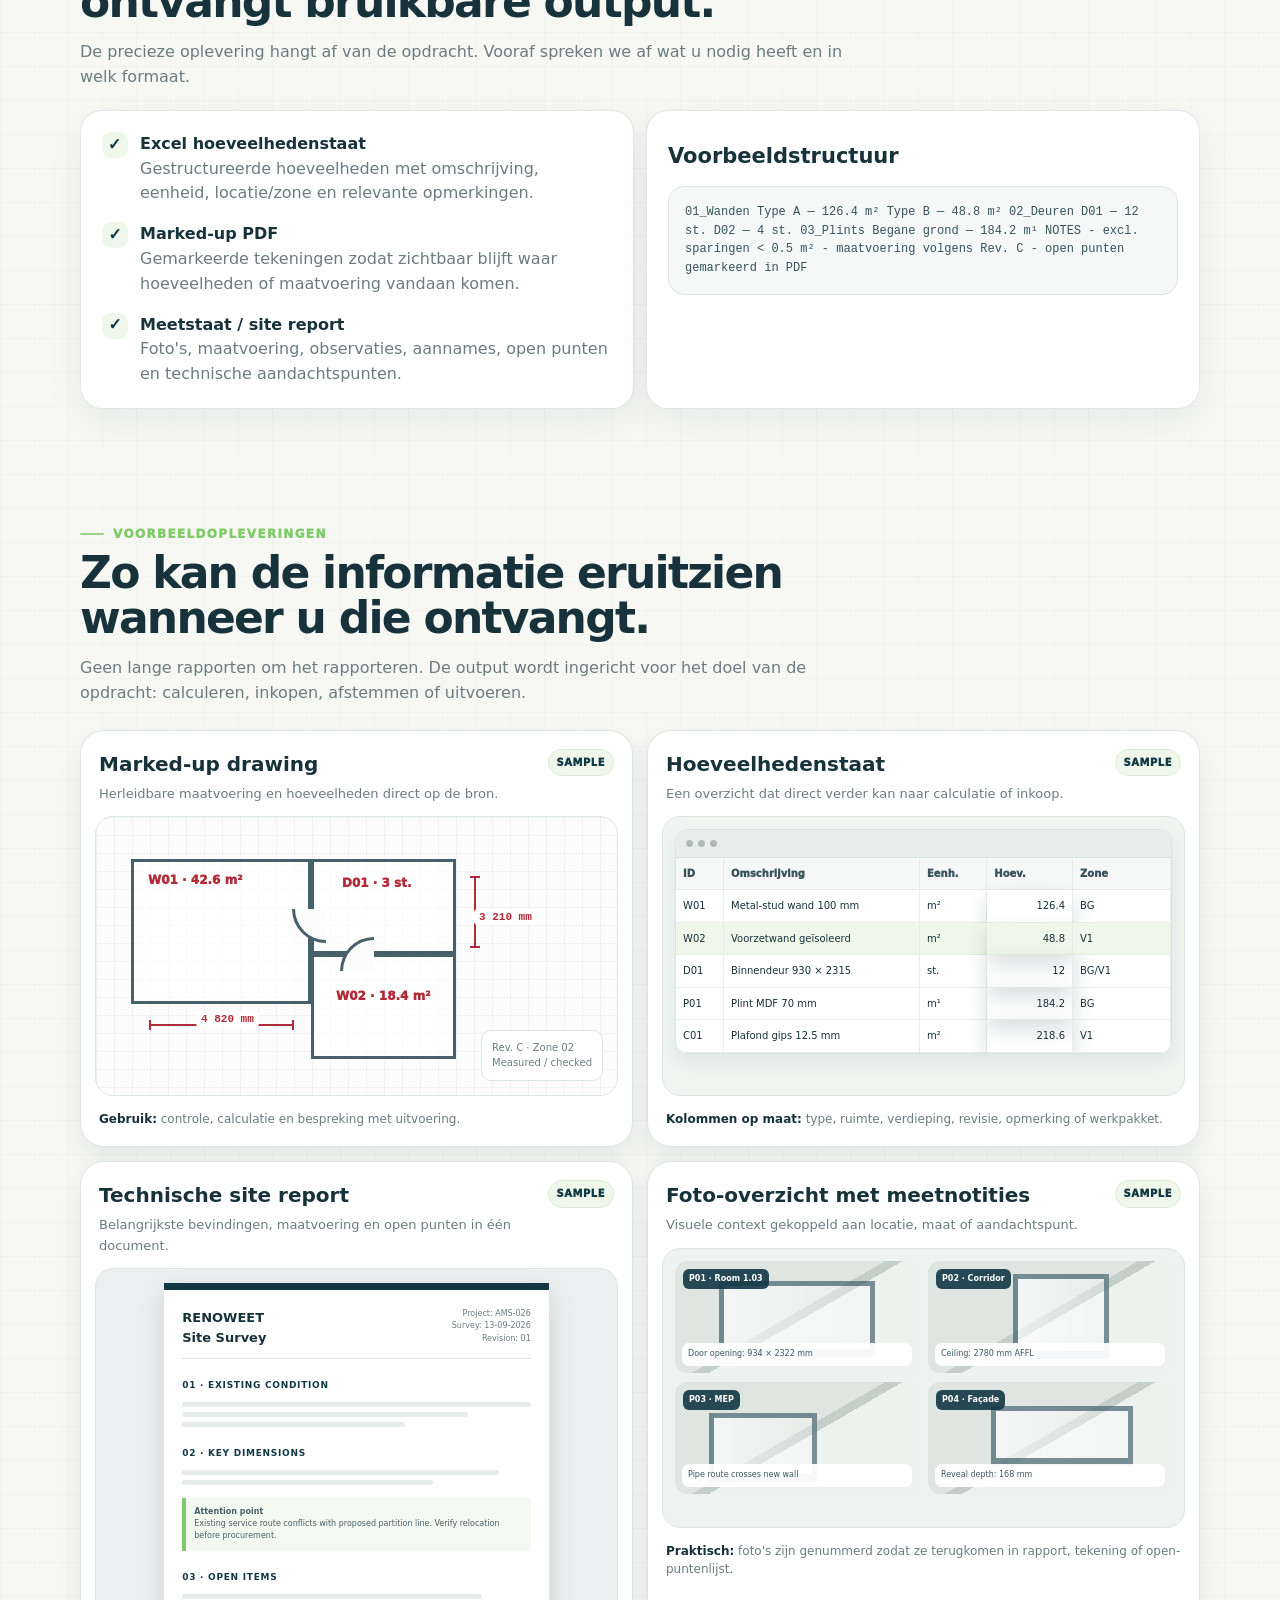
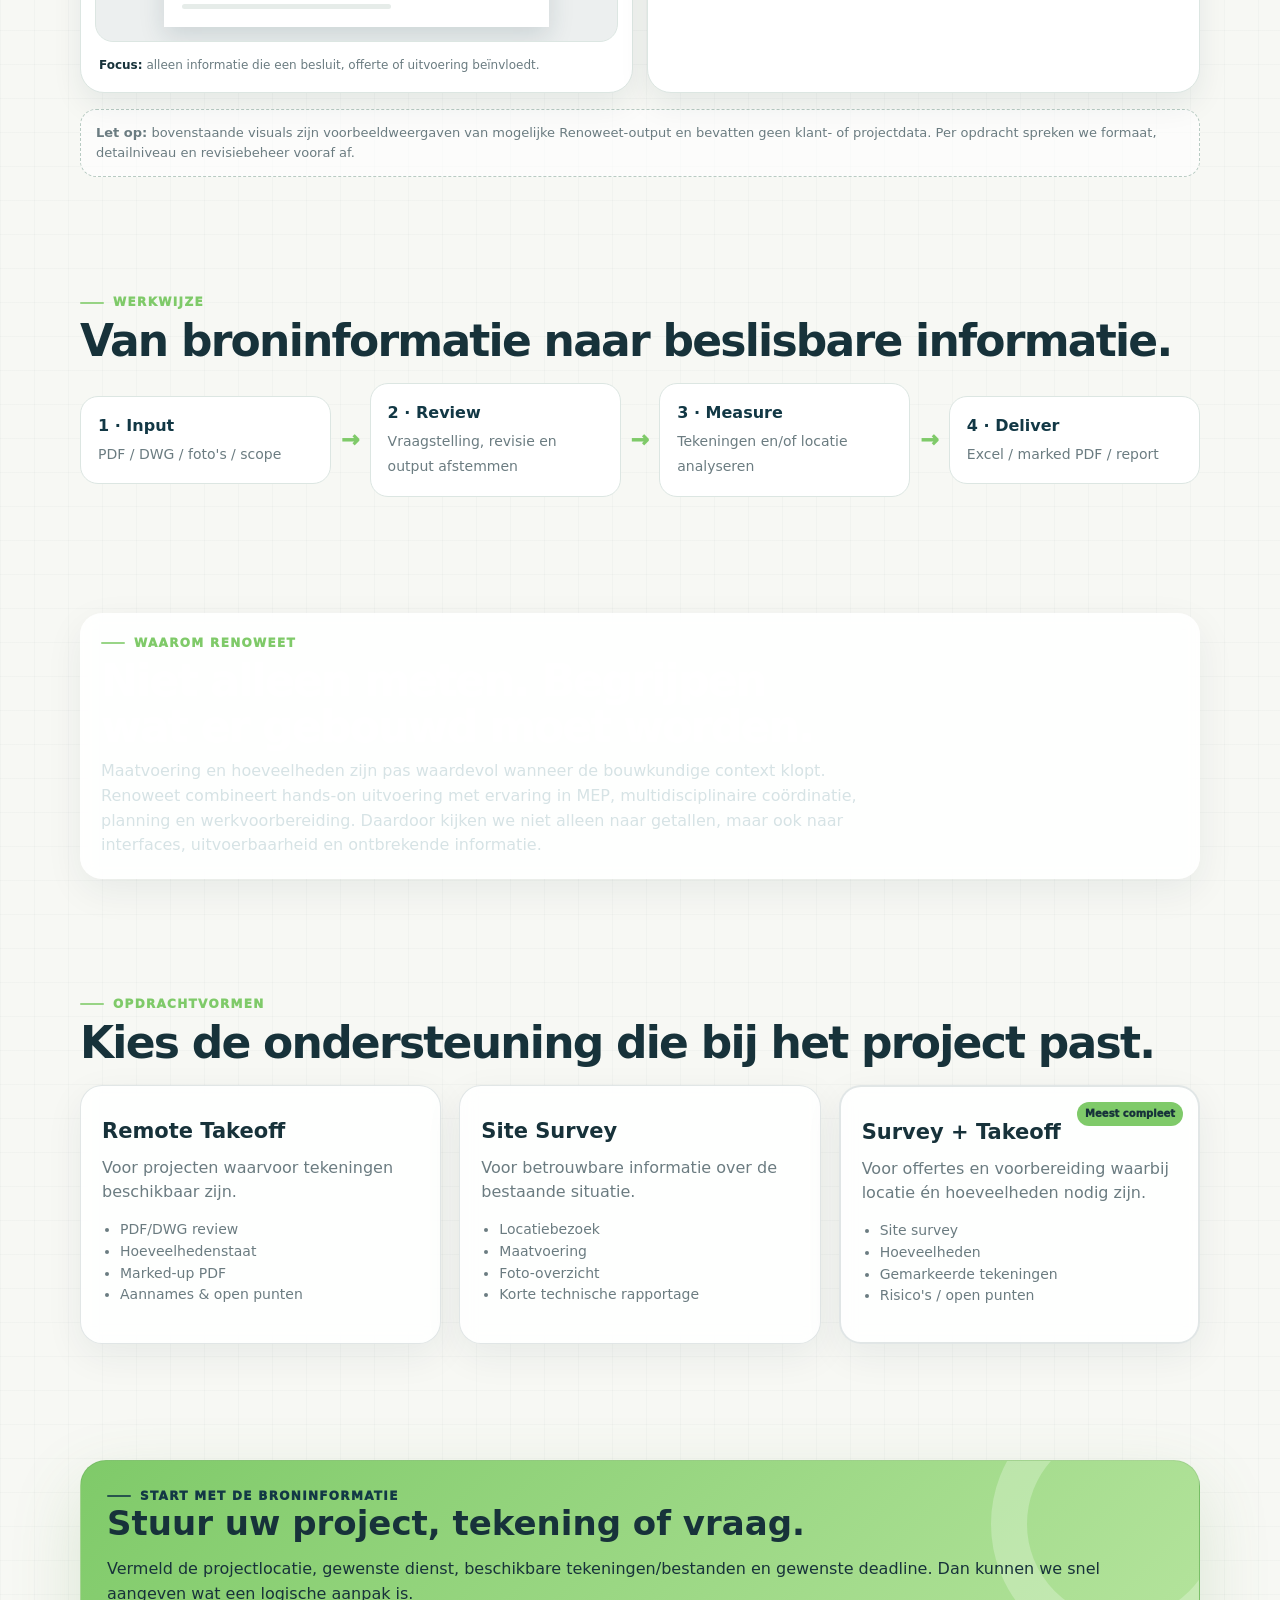
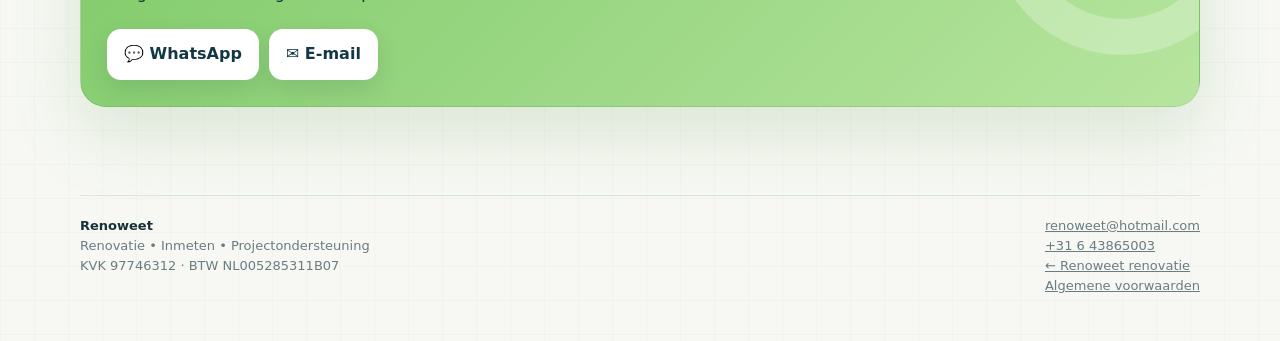
<file: inmeten-projectondersteuning/index.html>
<!doctype html>
<html lang="nl"><head><meta charset="utf-8"><meta name="viewport" content="width=device-width,initial-scale=1,viewport-fit=cover">
<title>Inmeten & Projectondersteuning Amsterdam | Renoweet</title>
<meta name="description" content="Inmeten op locatie, quantity takeoffs, technische site visits en werkvoorbereiding voor aannemers, ontwerpers en vastgoedprofessionals in Amsterdam en omgeving.">
<meta name="theme-color" content="#123845"><meta name="robots" content="index,follow,max-image-preview:large"><link rel="canonical" href="https://www.renoweet.nl/inmeten-projectondersteuning/"><link rel="icon" type="image/png" href="../renoweet-logo.png">
<meta property="og:type" content="website"><meta property="og:title" content="Inmeten & Projectondersteuning | Renoweet"><meta property="og:description" content="Van locatie en tekening naar bruikbare projectinformatie."><meta property="og:url" content="https://www.renoweet.nl/inmeten-projectondersteuning/"><meta property="og:image" content="https://www.renoweet.nl/renoweet-logo.png">
<style>
:root{--navy:#123845;--navy2:#0b2832;--green:#7fca69;--lime:#b7e59f;--bg:#f4f7f5;--card:#fff;--text:#17323a;--muted:#6b7c81;--line:#dce6e2;--shadow:0 18px 45px rgba(18,56,69,.12);--r:24px;--max:1120px}*{box-sizing:border-box}html{scroll-behavior:smooth}body{margin:0;background:radial-gradient(circle at top right,rgba(127,202,105,.18),transparent 28%),linear-gradient(180deg,#f8faf8,#eef3f1);color:var(--text);font-family:Inter,system-ui,-apple-system,"Segoe UI",Roboto,Arial,sans-serif;line-height:1.55}a{color:inherit}.container{width:min(var(--max),calc(100% - 28px));margin:auto}header{position:sticky;top:0;z-index:50;background:rgba(248,250,248,.92);backdrop-filter:blur(14px);border-bottom:1px solid rgba(18,56,69,.08)}.nav{min-height:68px;display:flex;align-items:center;justify-content:space-between;gap:14px}.brand{display:flex;align-items:center;gap:9px;text-decoration:none;font-weight:950;font-size:20px}.brand img{width:40px;height:40px;object-fit:contain}.navlinks{display:none;gap:18px;font-weight:850;font-size:14px}.navlinks a{text-decoration:none}.lang{display:flex;gap:3px;padding:3px;border:1px solid var(--line);background:#fff;border-radius:999px}.lang button{border:0;background:transparent;border-radius:999px;padding:7px 10px;font-weight:850;color:var(--muted);cursor:pointer}.lang button.active{background:var(--navy);color:#fff}.hero{padding:38px 0 18px}.hero-card{background:linear-gradient(135deg,var(--navy2),var(--navy));color:#fff;border-radius:30px;padding:28px;box-shadow:var(--shadow);position:relative;overflow:hidden}.hero-card:after{content:"";position:absolute;width:320px;height:320px;border-radius:50%;right:-120px;top:-130px;background:radial-gradient(circle,rgba(183,229,159,.48),transparent 68%)}.eyebrow{font-size:12px;font-weight:950;letter-spacing:.11em;text-transform:uppercase;color:var(--green)}h1{font-size:clamp(39px,9vw,70px);line-height:.98;letter-spacing:-.055em;margin:12px 0 18px;max-width:950px}.hero p{max-width:780px;color:#d6e3e5;font-size:18px}.actions{display:flex;flex-wrap:wrap;gap:10px;margin-top:22px}.btn{display:inline-flex;align-items:center;justify-content:center;text-decoration:none;border:0;border-radius:15px;padding:13px 17px;font-weight:900;cursor:pointer}.btn.primary{background:var(--green);color:#132f22}.btn.secondary{background:#fff;color:var(--navy)}.pill-row{display:flex;flex-wrap:wrap;gap:8px;margin-top:20px;position:relative;z-index:1}.pill-row span{border:1px solid rgba(255,255,255,.18);background:rgba(255,255,255,.08);border-radius:999px;padding:7px 10px;font-size:12px;font-weight:850;color:#eef8ef}section{padding:42px 0}.section-title{font-size:clamp(30px,6vw,44px);line-height:1.03;letter-spacing:-.04em;margin:6px 0 10px}.sub{color:var(--muted);max-width:780px}.grid4,.grid3,.grid2{display:grid;gap:12px;margin-top:20px}.card{background:#fff;border:1px solid var(--line);border-radius:22px;padding:21px;box-shadow:0 8px 24px rgba(18,56,69,.06)}.card h3{font-size:21px;margin:8px 0}.card p{color:var(--muted);margin:0}.icon{width:46px;height:46px;border-radius:14px;background:#eef7ea;display:grid;place-items:center;font-size:22px}.deliverable{display:flex;gap:12px;align-items:flex-start}.check{min-width:26px;height:26px;border-radius:9px;background:#eef7ea;color:var(--navy);display:grid;place-items:center;font-weight:950}.flow{display:grid;gap:10px;margin-top:20px}.flow-step{background:#fff;border:1px solid var(--line);border-radius:18px;padding:17px;position:relative}.flow-step b{display:block;color:var(--navy);margin-bottom:3px}.flow-step span{color:var(--muted);font-size:14px}.arrow{text-align:center;font-size:22px;color:var(--green);font-weight:950}.highlight{background:linear-gradient(135deg,#eef7ea,#fff)}.dark{background:linear-gradient(135deg,var(--navy2),var(--navy));color:#fff;border:0}.dark p,.dark .sub{color:#d6e3e5}.output{font-family:ui-monospace,SFMono-Regular,Menlo,monospace;font-size:12px;background:#f6f8f7;border:1px solid var(--line);border-radius:16px;padding:16px;margin-top:14px;color:#35535b}.packages .card{display:flex;flex-direction:column}.packages ul{padding-left:18px;color:var(--muted);font-size:14px;flex:1}.packages .best{border:2px solid var(--green);position:relative}.best:before{content:"Meest compleet";position:absolute;right:15px;top:15px;background:var(--green);color:#17323a;padding:4px 8px;border-radius:999px;font-size:10px;font-weight:950}.cta{background:linear-gradient(135deg,var(--green),var(--lime));border-radius:26px;padding:26px}.cta h2{font-size:34px;line-height:1.05;margin:0 0 8px}.proof{display:grid;grid-template-columns:repeat(2,1fr);gap:10px;margin-top:14px}.proof div{background:#fff;border:1px solid var(--line);border-radius:18px;padding:15px}.proof b{display:block;color:var(--navy)}.proof span{font-size:12px;color:var(--muted)}.footer{padding:30px 0 100px;color:var(--muted);font-size:13px}.footer-grid{display:flex;flex-wrap:wrap;justify-content:space-between;gap:18px;border-top:1px solid var(--line);padding-top:20px}.bottom{position:fixed;left:0;right:0;bottom:0;padding:10px 12px;background:rgba(244,247,245,.95);border-top:1px solid var(--line);z-index:60}.bottom-inner{display:grid;grid-template-columns:1fr 1.3fr;gap:8px;max-width:680px;margin:auto}[data-lang]{display:none}body.lang-nl [data-lang=nl],body.lang-en [data-lang=en]{display:initial}body.lang-nl p[data-lang=nl],body.lang-en p[data-lang=en],body.lang-nl div[data-lang=nl],body.lang-en div[data-lang=en],body.lang-nl ul[data-lang=nl],body.lang-en ul[data-lang=en]{display:block}.rw-consent{position:fixed;z-index:9999;left:14px;right:14px;bottom:14px;max-width:760px;margin:auto;background:#fff;border:1px solid var(--line);border-radius:20px;box-shadow:0 18px 50px rgba(18,56,69,.22);padding:18px}.rw-consent[hidden]{display:none}.rw-consent-actions{display:flex;gap:8px;flex-wrap:wrap}.rw-consent button{border:0;border-radius:12px;padding:10px 14px;font-weight:900;cursor:pointer}.rw-consent .accept{background:var(--green)}.rw-consent .reject{background:#edf2ef}.rw-privacy-settings{position:fixed;right:10px;bottom:76px;z-index:80;border:1px solid var(--line);background:#fff;border-radius:999px;padding:7px 10px;font-size:11px;color:var(--muted)}@media(min-width:800px){.navlinks{display:flex}.hero{padding-top:70px}.hero-card{padding:48px}.grid4{grid-template-columns:repeat(4,1fr)}.grid3{grid-template-columns:repeat(3,1fr)}.grid2{grid-template-columns:repeat(2,1fr)}.flow{grid-template-columns:1fr auto 1fr auto 1fr auto 1fr;align-items:center}.proof{grid-template-columns:repeat(4,1fr)}.bottom{display:none}.footer{padding-bottom:45px}}

.samples{margin-top:24px}.sample-grid{display:grid;gap:14px}.sample-card{background:#fff;border:1px solid var(--line);border-radius:24px;overflow:hidden;box-shadow:0 12px 30px rgba(18,56,69,.08)}.sample-head{display:flex;align-items:flex-start;justify-content:space-between;gap:12px;padding:18px 18px 12px}.sample-head h3{margin:0;font-size:20px}.sample-head p{margin:4px 0 0;color:var(--muted);font-size:13px}.sample-badge{white-space:nowrap;background:#eef7ea;color:var(--navy);border:1px solid #dcebd6;border-radius:999px;padding:5px 8px;font-size:10px;font-weight:950;letter-spacing:.05em;text-transform:uppercase}.sample-canvas{margin:0 14px 14px;border:1px solid var(--line);border-radius:18px;background:#f8faf9;min-height:250px;overflow:hidden;position:relative}.plan{height:280px;background-color:#fbfcfb;background-image:linear-gradient(rgba(18,56,69,.045) 1px,transparent 1px),linear-gradient(90deg,rgba(18,56,69,.045) 1px,transparent 1px);background-size:18px 18px;padding:22px}.plan-room{position:absolute;border:3px solid #47616a;background:rgba(255,255,255,.65)}.r1{left:35px;top:42px;width:180px;height:145px}.r2{left:215px;top:42px;width:145px;height:95px}.r3{left:215px;top:137px;width:145px;height:105px}.door{position:absolute;width:34px;height:34px;border-left:3px solid #47616a;border-bottom:3px solid #47616a;border-radius:0 0 0 34px;background:#fbfcfb}.d1{left:196px;top:92px}.d2{left:244px;top:120px;transform:rotate(90deg)}.markup{position:absolute;color:#b02a37;font-weight:950;font-size:12px}.m1{left:52px;top:54px}.m2{left:246px;top:57px}.m3{left:240px;top:170px}.measure-line{position:absolute;height:2px;background:#b02a37;transform-origin:left center}.measure-line:before,.measure-line:after{content:"";position:absolute;top:-4px;width:2px;height:10px;background:#b02a37}.measure-line:before{left:0}.measure-line:after{right:0}.ml1{left:53px;top:207px;width:145px}.ml2{left:379px;top:58px;width:72px;transform:rotate(90deg)}.measure-text{position:absolute;font:900 11px ui-monospace,monospace;color:#b02a37;background:#fff;padding:2px 5px;border-radius:4px}.mt1{left:100px;top:194px}.mt2{left:378px;top:92px}.legend{position:absolute;right:14px;bottom:14px;background:#fff;border:1px solid var(--line);border-radius:10px;padding:9px 10px;font-size:10px;color:var(--muted)}.sheet{padding:12px;background:#f0f5f2}.sheet-window{background:#fff;border:1px solid #dbe5e1;border-radius:12px;overflow:hidden;box-shadow:0 8px 18px rgba(18,56,69,.08)}.sheet-toolbar{height:28px;background:#e8eeeb;border-bottom:1px solid #d7e2dd;display:flex;align-items:center;gap:5px;padding:0 10px}.dot{width:7px;height:7px;border-radius:50%;background:#afbbb7}.sheet-table{display:grid;grid-template-columns:48px 1.6fr .55fr .7fr .8fr;font-size:10px}.cell{padding:8px 7px;border-right:1px solid #e7eeea;border-bottom:1px solid #e7eeea;min-height:31px}.th{font-weight:950;background:#f5f8f6;color:#38515a}.num{text-align:right;font-variant-numeric:tabular-nums}.row-hi{background:#eef7ea}.report{padding:14px;background:#ecefef}.paper{width:78%;min-height:260px;margin:0 auto;background:#fff;box-shadow:0 10px 24px rgba(18,56,69,.14);padding:18px;border-top:7px solid var(--navy)}.report-title{display:flex;justify-content:space-between;gap:10px;border-bottom:1px solid var(--line);padding-bottom:10px}.report-title b{font-size:13px}.report-meta{font-size:8px;color:var(--muted);text-align:right}.report-section{margin-top:12px}.report-section strong{font-size:9px;text-transform:uppercase;letter-spacing:.08em;color:var(--navy)}.report-lines{display:grid;gap:5px;margin-top:6px}.report-lines i{display:block;height:5px;border-radius:4px;background:#e6ece9}.report-lines i:nth-child(2){width:82%}.report-lines i:nth-child(3){width:64%}.issue-box{margin-top:13px;border-left:4px solid var(--green);background:#f3f8f0;padding:8px;font-size:8px;color:#496068}.photos{padding:12px;background:#eef2f0}.photo-grid{display:grid;grid-template-columns:1fr 1fr;gap:9px}.site-photo{min-height:112px;border-radius:12px;position:relative;overflow:hidden;background:linear-gradient(150deg,#dfe6e2 0 48%,#c5cfca 48% 52%,#eef2ef 52%)}.site-photo:before{content:"";position:absolute;left:18%;right:18%;top:18%;bottom:14%;border:5px solid rgba(18,56,69,.55);border-bottom-width:8px;background:linear-gradient(90deg,rgba(255,255,255,.65),rgba(255,255,255,.25))}.site-photo:nth-child(2):before{left:35%;right:26%;top:12%;bottom:12%}.site-photo:nth-child(3):before{left:14%;right:42%;top:28%;bottom:10%}.site-photo:nth-child(4):before{left:26%;right:16%;top:22%;bottom:25%}.photo-tag{position:absolute;left:8px;top:8px;background:rgba(18,56,69,.9);color:#fff;padding:4px 6px;border-radius:6px;font-size:8px;font-weight:900}.photo-note{position:absolute;left:7px;right:7px;bottom:7px;background:rgba(255,255,255,.94);border-radius:7px;padding:5px 6px;font-size:8px;color:#405860}.sample-note{margin-top:16px;border:1px dashed #b8cbc3;background:rgba(255,255,255,.6);border-radius:16px;padding:13px 15px;color:var(--muted);font-size:13px}.sample-footer{padding:0 18px 18px;color:var(--muted);font-size:12px}.sample-footer b{color:var(--text)}
@media(min-width:800px){.sample-grid{grid-template-columns:repeat(2,1fr)}.sample-canvas{min-height:280px}}
</style>
<script type="application/ld+json">{"@context":"https://schema.org","@type":"Service","name":"Inmeten & Projectondersteuning","provider":{"@type":"GeneralContractor","name":"Renoweet","url":"https://www.renoweet.nl/"},"areaServed":"Amsterdam and surrounding area","serviceType":["Site measurement","Quantity takeoff","Technical site visit","Work preparation"]}</script><link href="../ui-enhancements.css" rel="stylesheet"></head>
<body class="lang-nl"><header><div class="container nav"><a class="brand" href="../"><img src="../renoweet-logo.png" alt="Renoweet logo">Renoweet</a><nav class="navlinks"><a href="#diensten"><span data-lang="nl">Diensten</span><span data-lang="en">Services</span></a><a href="#voorbeelden"><span data-lang="nl">Voorbeelden</span><span data-lang="en">Examples</span></a><a href="#werkwijze"><span data-lang="nl">Werkwijze</span><span data-lang="en">Process</span></a><a href="../"><span data-lang="nl">Renovatie</span><span data-lang="en">Renovation</span></a></nav><div class="lang"><button id="nlBtn" class="active">NL</button><button id="enBtn">EN</button></div></div></header>
<main><section class="hero"><div class="container"><div class="hero-card"><div class="eyebrow"><span data-lang="nl">B2B · Amsterdam & omgeving</span><span data-lang="en">B2B · Amsterdam & surrounding area</span></div><h1><span data-lang="nl">Van locatie en tekening naar bruikbare projectinformatie.</span><span data-lang="en">From site and drawings to usable project information.</span></h1><p data-lang="nl"><b>Inmeten, hoeveelheden en technische projectondersteuning.</b> Voor aannemers, ontwerpers en vastgoedprofessionals die betrouwbare informatie nodig hebben voor calculatie, inkoop, voorbereiding of uitvoering.</p><p data-lang="en"><b>Measurement, quantity takeoffs and technical project support.</b> For contractors, designers and property professionals who need reliable information for estimating, procurement, preparation or execution.</p><div class="actions"><a class="btn primary" href="https://wa.me/31643865003?text=Hallo%20Renoweet%2C%20ik%20wil%20projectondersteuning%20bespreken.%0A%0AProjectlocatie%3A%0AGewenste%20dienst%3A%0ABestanden%20beschikbaar%3A%0AGewenste%20deadline%3A" target="_blank">💬 <span data-lang="nl">Project bespreken</span><span data-lang="en">Discuss project</span></a><a class="btn secondary" href="mailto:renoweet@hotmail.com?subject=Aanvraag%20Inmeten%20%26%20Projectondersteuning">✉ <span data-lang="nl">Bestanden aanleveren</span><span data-lang="en">Send files</span></a></div><div class="pill-row"><span>Site visits</span><span>Inmeten</span><span>Quantity takeoffs</span><span>Hoeveelhedenstaten</span><span>Werkvoorbereiding</span></div></div><div class="proof"><div><b>12+ jaar</b><span data-lang="nl">bouw & technische ervaring</span><span data-lang="en">construction & technical experience</span></div><div><b>MEP</b><span data-lang="nl">engineering achtergrond</span><span data-lang="en">engineering background</span></div><div><b>4.9 / 5</b><span data-lang="nl">23 Werkspot-reviews</span><span data-lang="en">23 Werkspot reviews</span></div><div><b>1 aanspreekpunt</b><span data-lang="nl">van opname tot output</span><span data-lang="en">from survey to output</span></div></div></div></section>
<section id="diensten"><div class="container"><div class="eyebrow"><span data-lang="nl">Diensten</span><span data-lang="en">Services</span></div><h2 class="section-title"><span data-lang="nl">Praktische ondersteuning waar projecten informatie missen.</span><span data-lang="en">Practical support where projects are missing information.</span></h2><div class="grid4"><article class="card"><div class="icon">📐</div><h3><span data-lang="nl">Inmeten op locatie</span><span data-lang="en">On-site measurement</span></h3><p data-lang="nl">Maatvoering van ruimtes, wanden, openingen, plafonds en relevante technische posities als basis voor ontwerp, offerte of uitvoering.</p><p data-lang="en">Dimensions of rooms, walls, openings, ceilings and relevant technical positions as a basis for design, quotation or execution.</p></article><article class="card"><div class="icon">📊</div><h3>Quantity takeoff</h3><p data-lang="nl">Hoeveelheden uit PDF- of DWG-tekeningen: m², m¹ en stuks, logisch gestructureerd voor calculatie, inkoop of werkvoorbereiding.</p><p data-lang="en">Quantities from PDF or DWG drawings: m², linear metres and counts, structured for estimating, procurement or work preparation.</p></article><article class="card"><div class="icon">📷</div><h3><span data-lang="nl">Technische site visit</span><span data-lang="en">Technical site visit</span></h3><p data-lang="nl">Uw ogen op locatie: foto's, maatvoering, observaties, projectvragen en praktische aandachtspunten in één compacte terugkoppeling.</p><p data-lang="en">Your eyes on site: photos, dimensions, observations, project questions and practical points in one concise report.</p></article><article class="card"><div class="icon">🧩</div><h3><span data-lang="nl">Werkvoorbereiding</span><span data-lang="en">Work preparation</span></h3><p data-lang="nl">Scope-opbouw, materiaaloverzichten, tekeninglezing, technische interfaces en voorbereiding waar bouw en installaties samenkomen.</p><p data-lang="en">Scope breakdown, material lists, drawing review, technical interfaces and preparation where construction and services meet.</p></article></div></div></section>
<section id="output"><div class="container"><div class="eyebrow">Deliverables</div><h2 class="section-title"><span data-lang="nl">Geen abstract advies. U ontvangt bruikbare output.</span><span data-lang="en">No abstract advice. You receive usable output.</span></h2><p class="sub" data-lang="nl">De precieze oplevering hangt af van de opdracht. Vooraf spreken we af wat u nodig heeft en in welk formaat.</p><p class="sub" data-lang="en">The exact deliverables depend on the assignment. We agree in advance what you need and in which format.</p><div class="grid2"><div class="card highlight"><div class="deliverable"><span class="check">✓</span><div><b>Excel hoeveelhedenstaat</b><p data-lang="nl">Gestructureerde hoeveelheden met omschrijving, eenheid, locatie/zone en relevante opmerkingen.</p><p data-lang="en">Structured quantities with description, unit, location/zone and relevant notes.</p></div></div><div class="deliverable" style="margin-top:16px"><span class="check">✓</span><div><b>Marked-up PDF</b><p data-lang="nl">Gemarkeerde tekeningen zodat zichtbaar blijft waar hoeveelheden of maatvoering vandaan komen.</p><p data-lang="en">Marked drawings so the source of quantities or dimensions remains clear.</p></div></div><div class="deliverable" style="margin-top:16px"><span class="check">✓</span><div><b><span data-lang="nl">Meetstaat / site report</span><span data-lang="en">Measurement / site report</span></b><p data-lang="nl">Foto's, maatvoering, observaties, aannames, open punten en technische aandachtspunten.</p><p data-lang="en">Photos, dimensions, observations, assumptions, open items and technical points.</p></div></div></div><div class="card"><h3><span data-lang="nl">Voorbeeldstructuur</span><span data-lang="en">Example structure</span></h3><div class="output">01_Wanden
  Type A — 126.4 m²
  Type B — 48.8 m²

02_Deuren
  D01 — 12 st.
  D02 — 4 st.

03_Plints
  Begane grond — 184.2 m¹

NOTES
  - excl. sparingen &lt; 0.5 m²
  - maatvoering volgens Rev. C
  - open punten gemarkeerd in PDF</div></div></div></div></section>

<section id="voorbeelden"><div class="container"><div class="eyebrow"><span data-lang="nl">Voorbeeldopleveringen</span><span data-lang="en">Sample deliverables</span></div><h2 class="section-title"><span data-lang="nl">Zo kan de informatie eruitzien wanneer u die ontvangt.</span><span data-lang="en">This is what the information can look like when it reaches you.</span></h2><p class="sub" data-lang="nl">Geen lange rapporten om het rapporteren. De output wordt ingericht voor het doel van de opdracht: calculeren, inkopen, afstemmen of uitvoeren.</p><p class="sub" data-lang="en">No reporting for reporting's sake. The output is structured around the job: estimating, procurement, coordination or execution.</p><div class="sample-grid samples">
<article class="sample-card"><div class="sample-head"><div><h3>Marked-up drawing</h3><p data-lang="nl">Herleidbare maatvoering en hoeveelheden direct op de bron.</p><p data-lang="en">Traceable measurements and quantities directly on the source.</p></div><span class="sample-badge">Sample</span></div><div class="sample-canvas plan"><div class="plan-room r1"></div><div class="plan-room r2"></div><div class="plan-room r3"></div><div class="door d1"></div><div class="door d2"></div><span class="markup m1">W01 · 42.6 m²</span><span class="markup m2">D01 · 3 st.</span><span class="markup m3">W02 · 18.4 m²</span><span class="measure-line ml1"></span><span class="measure-text mt1">4 820 mm</span><span class="measure-line ml2"></span><span class="measure-text mt2">3 210 mm</span><div class="legend">Rev. C · Zone 02<br>Measured / checked</div></div><div class="sample-footer"><b data-lang="nl">Gebruik:</b><b data-lang="en">Use:</b> <span data-lang="nl">controle, calculatie en bespreking met uitvoering.</span><span data-lang="en">checking, estimating and site coordination.</span></div></article>
<article class="sample-card"><div class="sample-head"><div><h3><span data-lang="nl">Hoeveelhedenstaat</span><span data-lang="en">Quantity schedule</span></h3><p data-lang="nl">Een overzicht dat direct verder kan naar calculatie of inkoop.</p><p data-lang="en">A schedule ready to move into estimating or procurement.</p></div><span class="sample-badge">Sample</span></div><div class="sample-canvas sheet"><div class="sheet-window"><div class="sheet-toolbar"><span class="dot"></span><span class="dot"></span><span class="dot"></span></div><div class="sheet-table"><div class="cell th">ID</div><div class="cell th">Omschrijving</div><div class="cell th">Eenh.</div><div class="cell th">Hoev.</div><div class="cell th">Zone</div><div class="cell">W01</div><div class="cell">Metal-stud wand 100 mm</div><div class="cell">m²</div><div class="cell num">126.4</div><div class="cell">BG</div><div class="cell row-hi">W02</div><div class="cell row-hi">Voorzetwand geïsoleerd</div><div class="cell row-hi">m²</div><div class="cell row-hi num">48.8</div><div class="cell row-hi">V1</div><div class="cell">D01</div><div class="cell">Binnendeur 930 × 2315</div><div class="cell">st.</div><div class="cell num">12</div><div class="cell">BG/V1</div><div class="cell">P01</div><div class="cell">Plint MDF 70 mm</div><div class="cell">m¹</div><div class="cell num">184.2</div><div class="cell">BG</div><div class="cell">C01</div><div class="cell">Plafond gips 12.5 mm</div><div class="cell">m²</div><div class="cell num">218.6</div><div class="cell">V1</div></div></div></div><div class="sample-footer"><b data-lang="nl">Kolommen op maat:</b><b data-lang="en">Custom columns:</b> <span data-lang="nl">type, ruimte, verdieping, revisie, opmerking of werkpakket.</span><span data-lang="en">type, room, floor, revision, note or work package.</span></div></article>
<article class="sample-card"><div class="sample-head"><div><h3><span data-lang="nl">Technische site report</span><span data-lang="en">Technical site report</span></h3><p data-lang="nl">Belangrijkste bevindingen, maatvoering en open punten in één document.</p><p data-lang="en">Key findings, dimensions and open points in one document.</p></div><span class="sample-badge">Sample</span></div><div class="sample-canvas report"><div class="paper"><div class="report-title"><b>RENOWEET<br>Site Survey</b><div class="report-meta">Project: AMS-026<br>Survey: 13-09-2026<br>Revision: 01</div></div><div class="report-section"><strong>01 · Existing condition</strong><div class="report-lines"><i></i><i></i><i></i></div></div><div class="report-section"><strong>02 · Key dimensions</strong><div class="report-lines"><i style="width:91%"></i><i style="width:72%"></i></div></div><div class="issue-box"><b>Attention point</b><br>Existing service route conflicts with proposed partition line. Verify relocation before procurement.</div><div class="report-section"><strong>03 · Open items</strong><div class="report-lines"><i style="width:86%"></i><i style="width:60%"></i></div></div></div></div><div class="sample-footer"><b data-lang="nl">Focus:</b><b data-lang="en">Focus:</b> <span data-lang="nl">alleen informatie die een besluit, offerte of uitvoering beïnvloedt.</span><span data-lang="en">only information that affects a decision, quotation or execution.</span></div></article>
<article class="sample-card"><div class="sample-head"><div><h3><span data-lang="nl">Foto-overzicht met meetnotities</span><span data-lang="en">Photo record with measurement notes</span></h3><p data-lang="nl">Visuele context gekoppeld aan locatie, maat of aandachtspunt.</p><p data-lang="en">Visual context linked to location, dimension or issue.</p></div><span class="sample-badge">Sample</span></div><div class="sample-canvas photos"><div class="photo-grid"><div class="site-photo"><span class="photo-tag">P01 · Room 1.03</span><span class="photo-note">Door opening: 934 × 2322 mm</span></div><div class="site-photo"><span class="photo-tag">P02 · Corridor</span><span class="photo-note">Ceiling: 2780 mm AFFL</span></div><div class="site-photo"><span class="photo-tag">P03 · MEP</span><span class="photo-note">Pipe route crosses new wall</span></div><div class="site-photo"><span class="photo-tag">P04 · Façade</span><span class="photo-note">Reveal depth: 168 mm</span></div></div></div><div class="sample-footer"><b data-lang="nl">Praktisch:</b><b data-lang="en">Practical:</b> <span data-lang="nl">foto's zijn genummerd zodat ze terugkomen in rapport, tekening of open-puntenlijst.</span><span data-lang="en">photos are numbered so they can be referenced in the report, drawing or open-items list.</span></div></article>
</div><div class="sample-note"><span data-lang="nl"><b>Let op:</b> bovenstaande visuals zijn voorbeeldweergaven van mogelijke Renoweet-output en bevatten geen klant- of projectdata. Per opdracht spreken we formaat, detailniveau en revisiebeheer vooraf af.</span><span data-lang="en"><b>Note:</b> the visuals above are sample representations of possible Renoweet output and contain no client or project data. Format, level of detail and revision control are agreed before each assignment.</span></div></div></section>
<section id="werkwijze"><div class="container"><div class="eyebrow"><span data-lang="nl">Werkwijze</span><span data-lang="en">Process</span></div><h2 class="section-title"><span data-lang="nl">Van broninformatie naar beslisbare informatie.</span><span data-lang="en">From source information to decision-ready information.</span></h2><div class="flow"><div class="flow-step"><b>1 · Input</b><span>PDF / DWG / foto's / scope</span></div><div class="arrow">→</div><div class="flow-step"><b>2 · Review</b><span data-lang="nl">Vraagstelling, revisie en output afstemmen</span><span data-lang="en">Align question, revision and output</span></div><div class="arrow">→</div><div class="flow-step"><b>3 · Measure</b><span data-lang="nl">Tekeningen en/of locatie analyseren</span><span data-lang="en">Analyse drawings and/or site</span></div><div class="arrow">→</div><div class="flow-step"><b>4 · Deliver</b><span>Excel / marked PDF / report</span></div></div></div></section>
<section><div class="container"><div class="card dark"><div class="eyebrow"><span data-lang="nl">Waarom Renoweet</span><span data-lang="en">Why Renoweet</span></div><h2 class="section-title"><span data-lang="nl">Niet alleen meten. Begrijpen wat er gebouwd moet worden.</span><span data-lang="en">More than measurements. Understanding what needs to be built.</span></h2><p class="sub" data-lang="nl">Maatvoering en hoeveelheden zijn pas waardevol wanneer de bouwkundige context klopt. Renoweet combineert hands-on uitvoering met ervaring in MEP, multidisciplinaire coördinatie, planning en werkvoorbereiding. Daardoor kijken we niet alleen naar getallen, maar ook naar interfaces, uitvoerbaarheid en ontbrekende informatie.</p><p class="sub" data-lang="en">Dimensions and quantities only become valuable when the construction context is understood. Renoweet combines hands-on execution with experience in MEP, multidisciplinary coordination, planning and work preparation—so we look beyond numbers to interfaces, buildability and missing information.</p></div></div></section>
<section class="packages"><div class="container"><div class="eyebrow"><span data-lang="nl">Opdrachtvormen</span><span data-lang="en">Ways to work together</span></div><h2 class="section-title"><span data-lang="nl">Kies de ondersteuning die bij het project past.</span><span data-lang="en">Choose the support that fits the project.</span></h2><div class="grid3"><article class="card"><h3>Remote Takeoff</h3><p data-lang="nl">Voor projecten waarvoor tekeningen beschikbaar zijn.</p><p data-lang="en">For projects with drawings available.</p><ul data-lang="nl"><li>PDF/DWG review</li><li>Hoeveelhedenstaat</li><li>Marked-up PDF</li><li>Aannames & open punten</li></ul><ul data-lang="en"><li>PDF/DWG review</li><li>Quantity schedule</li><li>Marked-up PDF</li><li>Assumptions & open items</li></ul></article><article class="card"><h3>Site Survey</h3><p data-lang="nl">Voor betrouwbare informatie over de bestaande situatie.</p><p data-lang="en">For reliable information about existing conditions.</p><ul data-lang="nl"><li>Locatiebezoek</li><li>Maatvoering</li><li>Foto-overzicht</li><li>Korte technische rapportage</li></ul><ul data-lang="en"><li>Site visit</li><li>Measurements</li><li>Photo overview</li><li>Concise technical report</li></ul></article><article class="card best"><h3>Survey + Takeoff</h3><p data-lang="nl">Voor offertes en voorbereiding waarbij locatie én hoeveelheden nodig zijn.</p><p data-lang="en">For estimating and preparation requiring both site information and quantities.</p><ul data-lang="nl"><li>Site survey</li><li>Hoeveelheden</li><li>Gemarkeerde tekeningen</li><li>Risico's / open punten</li></ul><ul data-lang="en"><li>Site survey</li><li>Quantities</li><li>Marked drawings</li><li>Risks / open items</li></ul></article></div></div></section>
<section id="contact"><div class="container"><div class="cta"><div class="eyebrow" style="color:var(--navy)"><span data-lang="nl">Start met de broninformatie</span><span data-lang="en">Start with the source information</span></div><h2><span data-lang="nl">Stuur uw project, tekening of vraag.</span><span data-lang="en">Send your project, drawing or question.</span></h2><p data-lang="nl">Vermeld de projectlocatie, gewenste dienst, beschikbare tekeningen/bestanden en gewenste deadline. Dan kunnen we snel aangeven wat een logische aanpak is.</p><p data-lang="en">Include the project location, required service, available drawings/files and desired deadline. We can then quickly advise on a sensible approach.</p><div class="actions"><a class="btn secondary" href="https://wa.me/31643865003?text=Hallo%20Renoweet%2C%20ik%20wil%20projectondersteuning%20bespreken.%0A%0AProjectlocatie%3A%0AGewenste%20dienst%3A%0ABestanden%20beschikbaar%3A%0AGewenste%20deadline%3A" target="_blank">💬 WhatsApp</a><a class="btn secondary" href="mailto:renoweet@hotmail.com?subject=Aanvraag%20Inmeten%20%26%20Projectondersteuning">✉ E-mail</a></div></div></div></section></main>
<footer class="footer"><div class="container footer-grid"><div><b style="color:var(--text)">Renoweet</b><br><span data-lang="nl">Renovatie • Inmeten • Projectondersteuning</span><span data-lang="en">Renovation • Measurement • Project support</span><br>KVK 97746312 · BTW NL005285311B07</div><div><a href="mailto:renoweet@hotmail.com">renoweet@hotmail.com</a><br><a href="tel:+31643865003">+31 6 43865003</a><br><a href="../">← <span data-lang="nl">Renoweet renovatie</span><span data-lang="en">Renoweet renovation</span></a><br><a href="../algemene-voorwaarden-renoweet.pdf" target="_blank">Algemene voorwaarden</a></div></div></footer><div class="bottom"><div class="bottom-inner"><a class="btn secondary" href="tel:+31643865003">📞 Bellen</a><a class="btn primary" href="https://wa.me/31643865003" target="_blank">💬 WhatsApp</a></div></div>
<div class="rw-consent" id="rwConsent" hidden role="dialog" aria-modal="true"><b>Privacy & analytics</b><p><span lang="nl">Met uw toestemming gebruikt Renoweet Google Analytics om te begrijpen welke pagina’s en contactknoppen nuttig zijn. Zonder toestemming laden we Analytics niet.</span><br><span lang="en">With your consent, Renoweet uses Google Analytics to understand which pages and contact buttons are useful. Without consent, Analytics is not loaded.</span></p><div class="rw-consent-actions"><button class="accept" id="rwConsentAccept">Accepteren / Accept</button><button class="reject" id="rwConsentReject">Weigeren / Reject</button></div></div><button class="rw-privacy-settings" id="rwPrivacySettings">Privacy / Analytics</button>
<script>const body=document.body,nl=document.getElementById('nlBtn'),en=document.getElementById('enBtn');function setLang(x){body.classList.toggle('lang-nl',x==='nl');body.classList.toggle('lang-en',x==='en');nl.classList.toggle('active',x==='nl');en.classList.toggle('active',x==='en');document.documentElement.lang=x;localStorage.setItem('renoweetLang',x)}nl.onclick=()=>setLang('nl');en.onclick=()=>setLang('en');setLang(localStorage.getItem('renoweetLang')||'nl');</script>
<script>(function(){const GA_ID='G-KN41KJHH2T',KEY='renoweet_analytics_consent_v1';let loaded=false;function load(){if(loaded)return;loaded=true;window.dataLayer=window.dataLayer||[];window.gtag=window.gtag||function(){dataLayer.push(arguments)};gtag('js',new Date());gtag('config',GA_ID,{anonymize_ip:true});const s=document.createElement('script');s.async=true;s.src='https://www.googletagmanager.com/gtag/js?id='+encodeURIComponent(GA_ID);document.head.appendChild(s)}function choice(v){localStorage.setItem(KEY,v);document.getElementById('rwConsent').hidden=true;if(v==='granted')load()}document.addEventListener('DOMContentLoaded',()=>{const saved=localStorage.getItem(KEY);if(saved==='granted')load();else if(saved!=='denied')document.getElementById('rwConsent').hidden=false;rwConsentAccept.onclick=()=>choice('granted');rwConsentReject.onclick=()=>choice('denied');rwPrivacySettings.onclick=()=>document.getElementById('rwConsent').hidden=false;});})();</script></body></html>
</file>
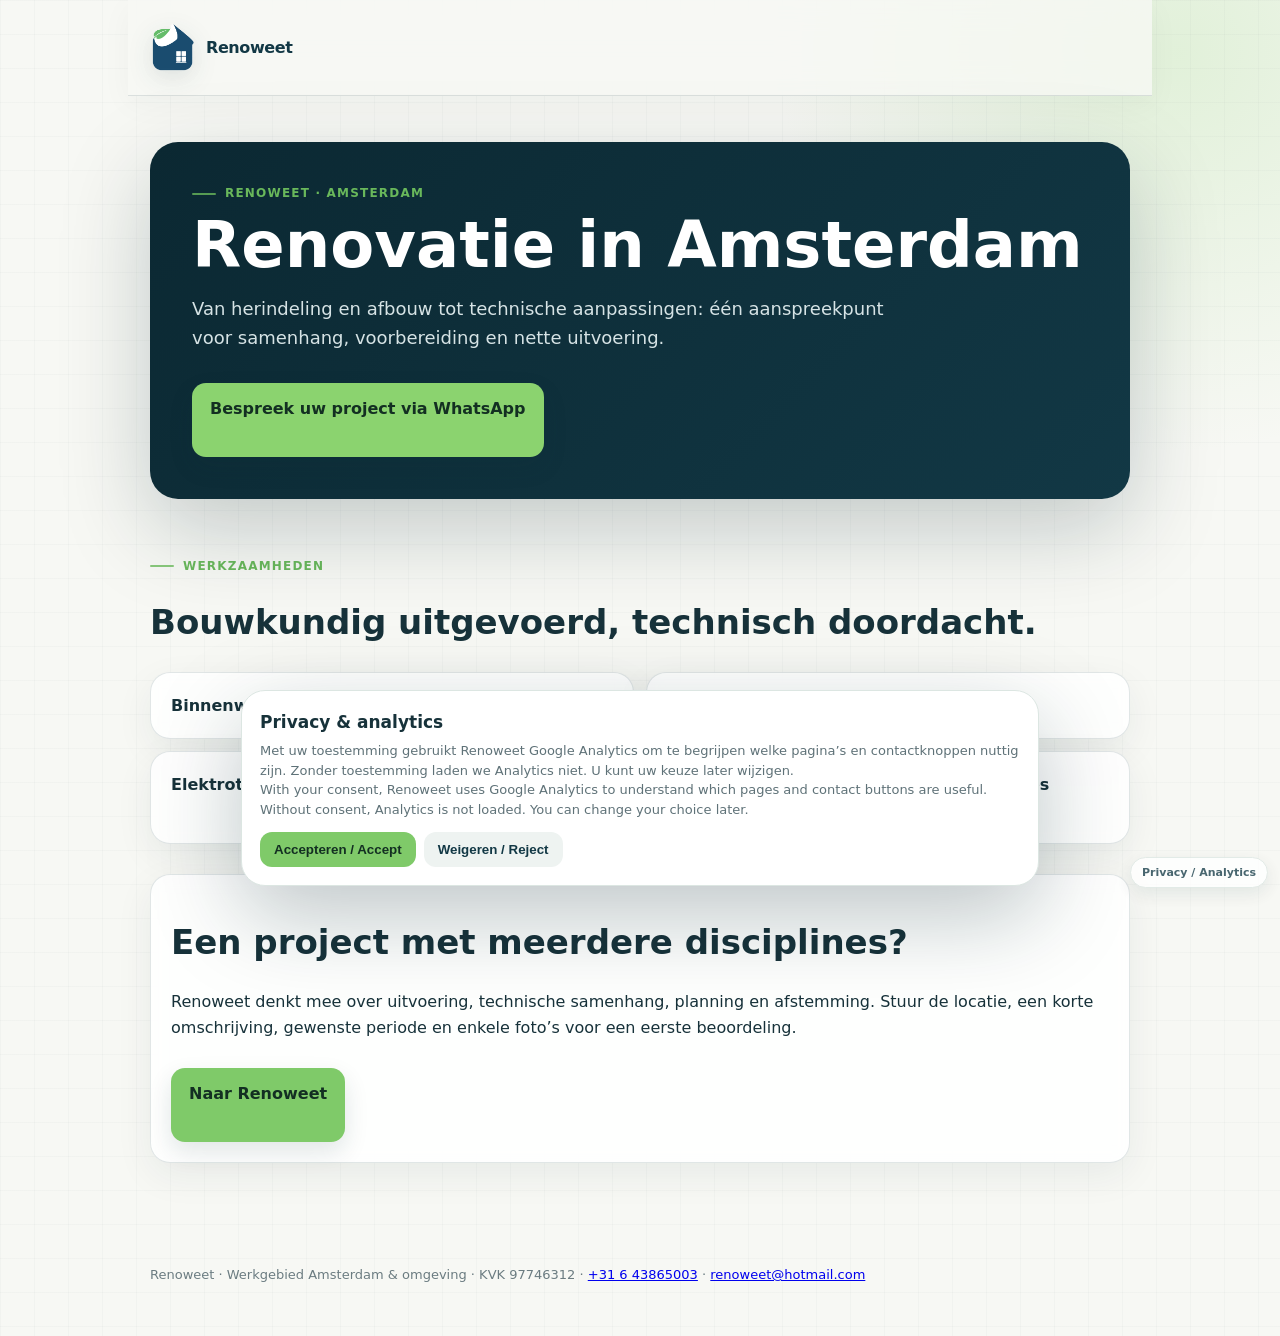
<file: renovatie-amsterdam/index.html>
<!doctype html><html lang="nl"><head><meta charset="utf-8"><meta name="viewport" content="width=device-width,initial-scale=1"><title>Renovatie Amsterdam | Renoweet</title><meta name="description" content="Renoweet combineert bouwkundige uitvoering, timmerwerk en technisch inzicht voor renovatieprojecten in Amsterdam."><meta name="robots" content="index,follow,max-image-preview:large"><link rel="canonical" href="https://www.renoweet.nl/renovatie-amsterdam/"><link rel="icon" type="image/png" href="../renoweet-logo.png"><meta property="og:type" content="website"><meta property="og:title" content="Renovatie Amsterdam | Renoweet"><meta property="og:description" content="Renoweet combineert bouwkundige uitvoering, timmerwerk en technisch inzicht voor renovatieprojecten in Amsterdam."><meta property="og:url" content="https://www.renoweet.nl/renovatie-amsterdam/"><meta property="og:image" content="https://www.renoweet.nl/renoweet-logo.png"><style>body{margin:0;font-family:Inter,system-ui,-apple-system,Segoe UI,Roboto,Arial,sans-serif;color:#17323a;background:#f4f7f5;line-height:1.6}header,main,footer{max-width:980px;margin:auto;padding:22px}.brand{display:flex;align-items:center;gap:10px;text-decoration:none;font-weight:900;color:#123845}.brand img{width:46px}.hero{background:linear-gradient(135deg,#0b2832,#123845);color:white;border-radius:28px;padding:42px;margin-top:24px}.hero h1{font-size:clamp(38px,7vw,64px);line-height:1;margin:10px 0}.hero p{max-width:720px;color:#d6e3e5;font-size:18px}.btn{display:inline-block;background:#7fca69;color:#132f22;text-decoration:none;padding:13px 18px;border-radius:14px;font-weight:900;margin-top:12px}.grid{display:grid;gap:12px;margin:30px 0}.card{background:white;border:1px solid #dce6e2;border-radius:20px;padding:20px}.eyebrow{font-size:12px;font-weight:900;letter-spacing:.1em;text-transform:uppercase;color:#69b85b}h2{font-size:34px;line-height:1.1}footer{color:#6b7c81;font-size:13px;padding-bottom:50px}@media(min-width:760px){.grid{grid-template-columns:repeat(2,1fr)}}</style><script type="application/ld+json">{"@context":"https://schema.org","@type":"Service","name":"Renovatie in Amsterdam","provider":{"@id":"https://www.renoweet.nl/#business"},"areaServed":{"@type":"City","name":"Amsterdam"},"url":"https://www.renoweet.nl/renovatie-amsterdam/","description":"Renoweet combineert bouwkundige uitvoering, timmerwerk en technisch inzicht voor renovatieprojecten in Amsterdam."}</script><style id="renoweet-consent-style">
.rw-consent{position:fixed;z-index:9999;left:14px;right:14px;bottom:14px;max-width:760px;margin:auto;background:#fff;border:1px solid #dce6e2;border-radius:20px;box-shadow:0 18px 50px rgba(18,56,69,.22);padding:18px;color:#17323a;font-family:Inter,system-ui,-apple-system,"Segoe UI",Roboto,Arial,sans-serif}.rw-consent[hidden]{display:none}.rw-consent b{display:block;font-size:17px;margin-bottom:5px}.rw-consent p{margin:0 0 13px;color:#5f7278;font-size:13px;line-height:1.5}.rw-consent-actions{display:flex;flex-wrap:wrap;gap:8px}.rw-consent button{border:0;border-radius:12px;padding:10px 14px;font-weight:850;cursor:pointer}.rw-consent .accept{background:#7fca69;color:#132f22}.rw-consent .reject{background:#eef3f1;color:#123845}.rw-privacy-settings{position:fixed;z-index:9998;right:12px;bottom:12px;border:1px solid #dce6e2;background:#fff;color:#123845;border-radius:999px;padding:8px 11px;font:800 11px/1.2 Inter,system-ui,sans-serif;box-shadow:0 6px 18px rgba(18,56,69,.12);cursor:pointer}@media(max-width:799px){.rw-privacy-settings{bottom:78px}.rw-consent{bottom:82px}}
</style><link href="../ui-enhancements.css" rel="stylesheet"></head><body><header><a class="brand" href="../"><img src="../renoweet-logo.png" alt="Renoweet logo">Renoweet</a></header><main><section class="hero"><div class="eyebrow">Renoweet · Amsterdam</div><h1>Renovatie in Amsterdam</h1><p>Van herindeling en afbouw tot technische aanpassingen: één aanspreekpunt voor samenhang, voorbereiding en nette uitvoering.</p><a class="btn" href="https://wa.me/31643865003?text=Hallo%20Renoweet%2C%20ik%20wil%20graag%20een%20project%20bespreken.%20Locatie%3A%20%5Bplaats%5D%20Werkzaamheden%3A%20%5Bkort%20beschrijven%5D%20Gewenste%20periode%3A%20%5Bperiode%5D">Bespreek uw project via WhatsApp</a></section><section><div class="eyebrow">Werkzaamheden</div><h2>Bouwkundig uitgevoerd, technisch doordacht.</h2><div class="grid"><div class="card"><strong>Binnenwanden, plafonds en afbouw</strong></div><div class="card"><strong>Timmerwerk, deuren en maatwerk</strong></div><div class="card"><strong>Elektrotechnische en technische aanpassingen</strong></div><div class="card"><strong>Coördinatie wanneer meerdere disciplines samenkomen</strong></div></div><div class="card"><h2>Een project met meerdere disciplines?</h2><p>Renoweet denkt mee over uitvoering, technische samenhang, planning en afstemming. Stuur de locatie, een korte omschrijving, gewenste periode en enkele foto’s voor een eerste beoordeling.</p><a class="btn" href="../#start-project">Naar Renoweet</a></div></section></main><footer>Renoweet · Werkgebied Amsterdam & omgeving · KVK 97746312 · <a href="tel:+31643865003">+31 6 43865003</a> · <a href="mailto:renoweet@hotmail.com">renoweet@hotmail.com</a></footer><div class="rw-consent" id="rwConsent" hidden role="dialog" aria-modal="true" aria-labelledby="rwConsentTitle"><b id="rwConsentTitle">Privacy & analytics</b><p><span lang="nl">Met uw toestemming gebruikt Renoweet Google Analytics om te begrijpen welke pagina’s en contactknoppen nuttig zijn. Zonder toestemming laden we Analytics niet. U kunt uw keuze later wijzigen.</span><br><span lang="en">With your consent, Renoweet uses Google Analytics to understand which pages and contact buttons are useful. Without consent, Analytics is not loaded. You can change your choice later.</span></p><div class="rw-consent-actions"><button class="accept" type="button" id="rwConsentAccept">Accepteren / Accept</button><button class="reject" type="button" id="rwConsentReject">Weigeren / Reject</button></div></div><button class="rw-privacy-settings" id="rwPrivacySettings" type="button">Privacy / Analytics</button><script id="renoweet-analytics">
(function(){
  const GA_ID='G-KN41KJHH2T', KEY='renoweet_analytics_consent_v1';
  let analyticsLoaded=false;
  function loadAnalytics(){
    if(analyticsLoaded) return; analyticsLoaded=true;
    window.dataLayer=window.dataLayer||[];
    window.gtag=window.gtag||function(){dataLayer.push(arguments)};
    gtag('js',new Date()); gtag('config',GA_ID,{anonymize_ip:true});
    const s=document.createElement('script'); s.async=true; s.src='https://www.googletagmanager.com/gtag/js?id='+encodeURIComponent(GA_ID); document.head.appendChild(s);
  }
  function choice(v){localStorage.setItem(KEY,v); document.getElementById('rwConsent').hidden=true; if(v==='granted') loadAnalytics();}
  function openConsent(){document.getElementById('rwConsent').hidden=false;}
  document.addEventListener('DOMContentLoaded',function(){
    const saved=localStorage.getItem(KEY); if(saved==='granted') loadAnalytics(); else if(saved!=='denied') openConsent();
    document.getElementById('rwConsentAccept').addEventListener('click',()=>choice('granted'));
    document.getElementById('rwConsentReject').addEventListener('click',()=>choice('denied'));
    document.getElementById('rwPrivacySettings').addEventListener('click',openConsent);
    document.addEventListener('click',function(e){
      const a=e.target.closest('a'); if(!a || localStorage.getItem(KEY)!=='granted' || !window.gtag) return;
      const href=a.getAttribute('href')||''; let event='',label='';
      if(href.includes('wa.me/')){event='whatsapp_click';label='WhatsApp'}
      else if(href.startsWith('tel:')){event='phone_click';label='Phone'}
      else if(href.startsWith('mailto:')){event='email_click';label='Email'}
      else if(href.includes('#contact') || href.includes('#actie') || href.includes('#intake')){event='contact_cta_click';label='Contact CTA'}
      if(event) gtag('event',event,{link_url:a.href,link_text:(a.textContent||label).trim().slice(0,100),page_path:location.pathname});
    },true);
    document.addEventListener('click',function(e){
      if(localStorage.getItem(KEY)!=='granted' || !window.gtag) return; const b=e.target.closest('.lang button,[data-set-lang]'); if(b) gtag('event','language_switch',{language:(b.id||b.dataset.setLang||b.textContent||'').trim().slice(0,20)});
    },true);
  });
})();
</script></body></html>
</file>
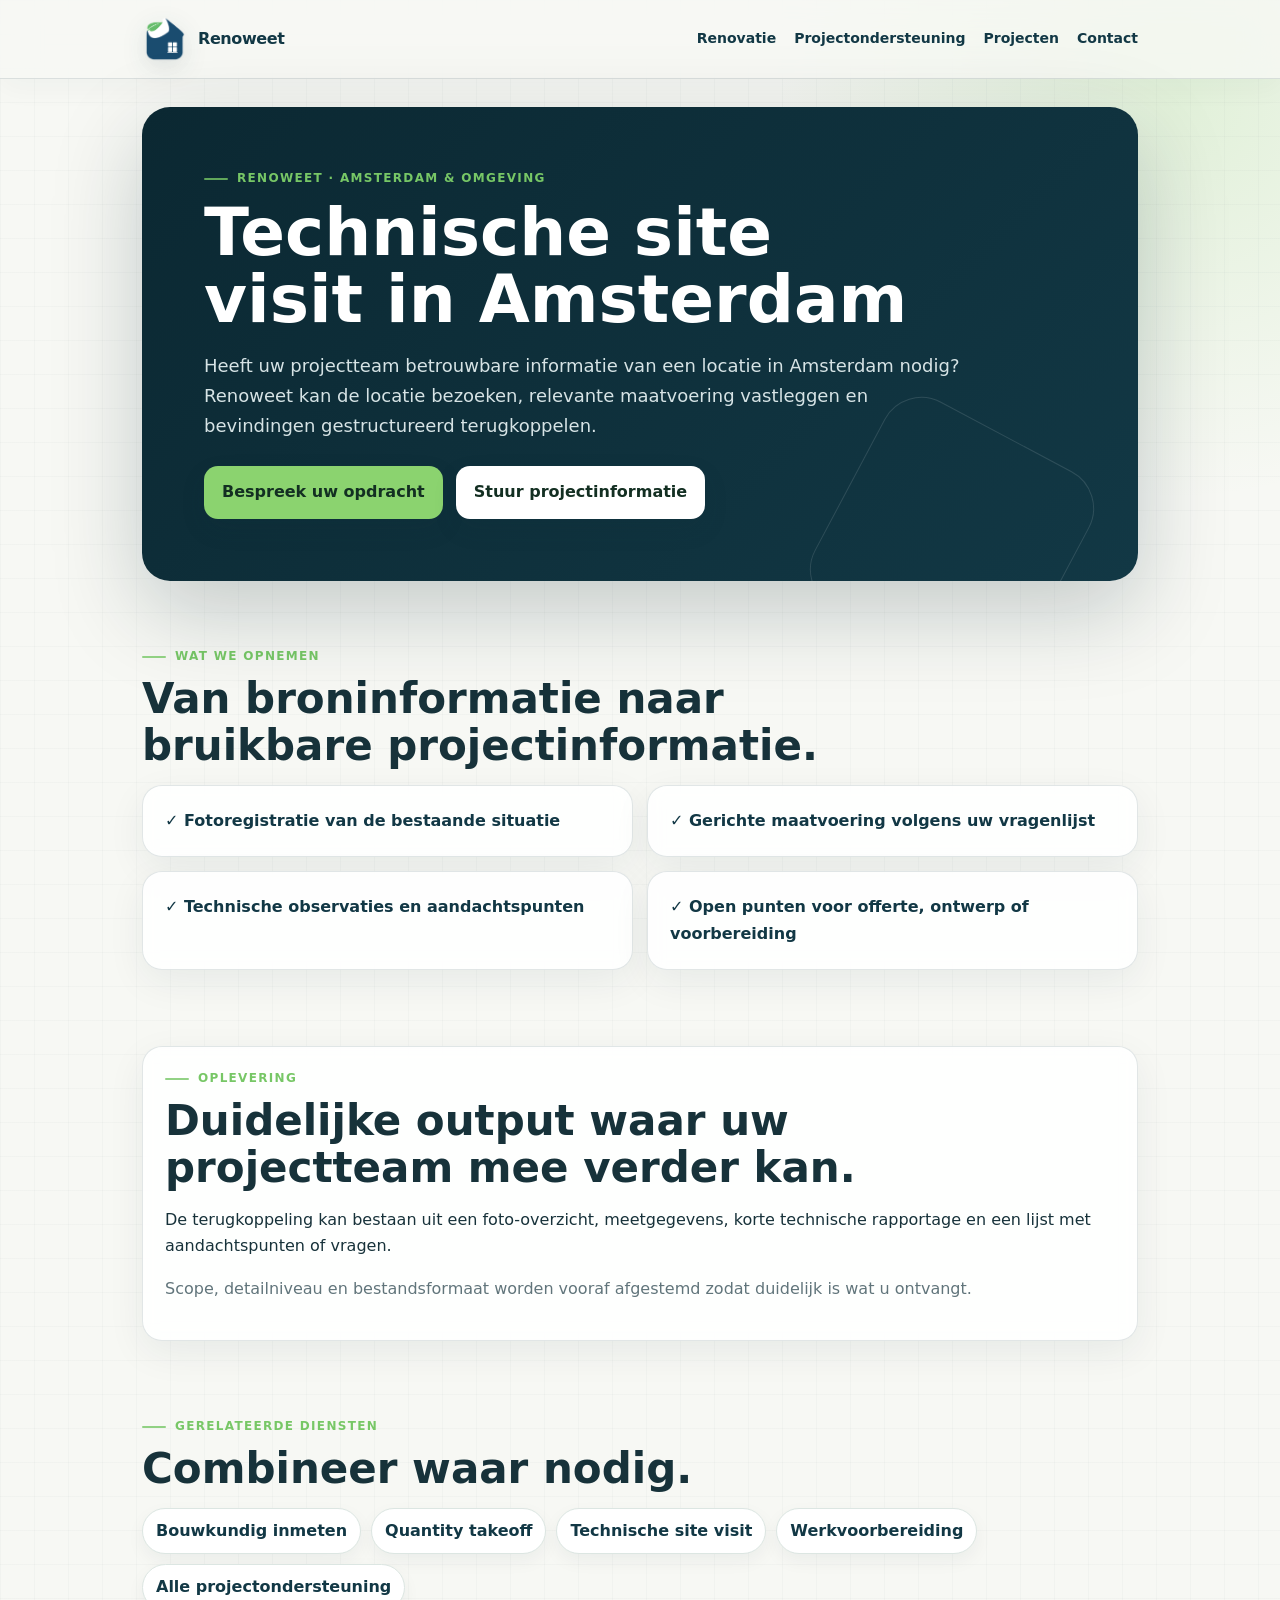
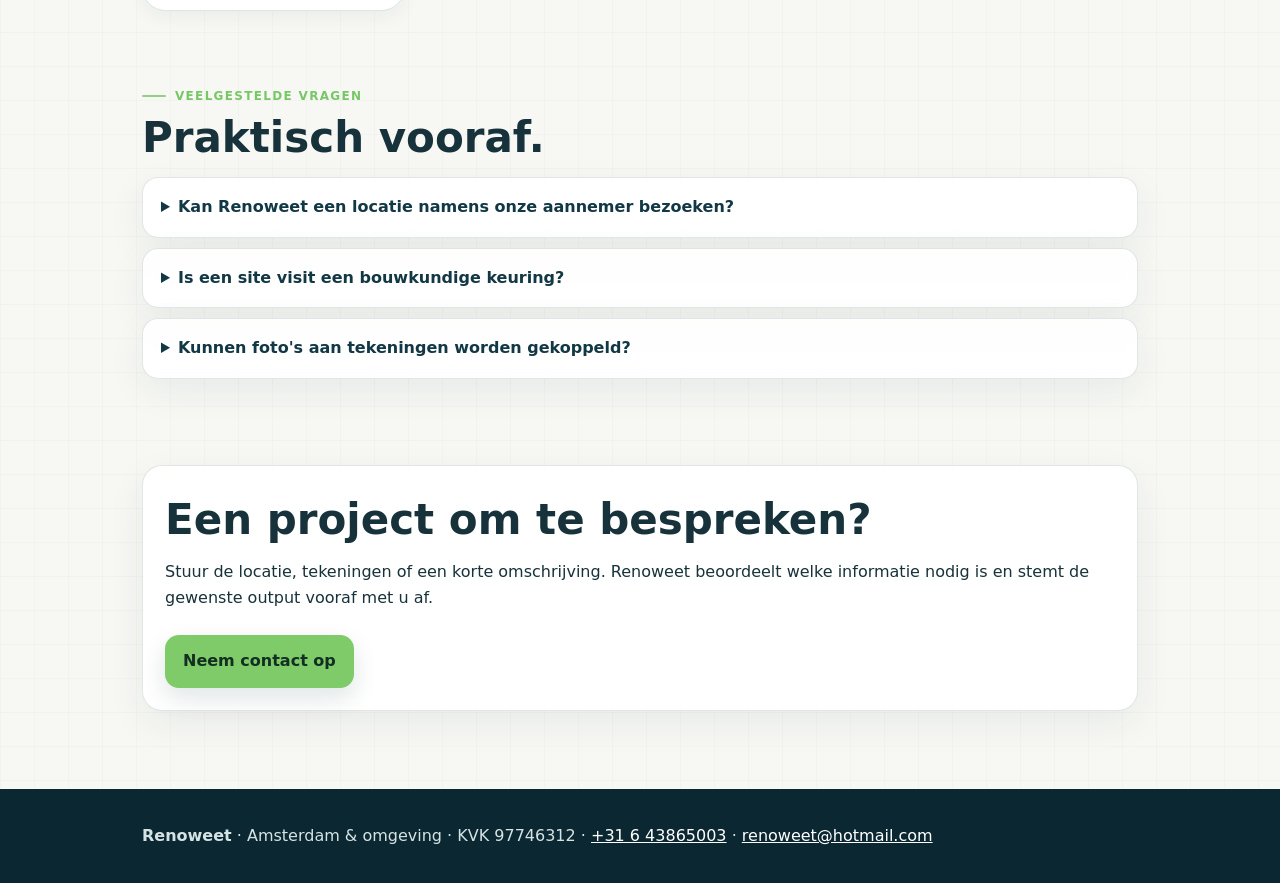
<file: technische-site-visit-amsterdam/index.html>
<!doctype html><html lang="nl"><head><meta charset="utf-8"><meta name="viewport" content="width=device-width,initial-scale=1">
<title>Technische site visit Amsterdam | Opname voor aannemers | Renoweet</title><meta name="description" content="Technische site visit in Amsterdam namens aannemers en projectteams. Foto’s, maatvoering, observaties en projectinformatie in één duidelijke opname.">
<meta name="robots" content="index,follow,max-image-preview:large"><link rel="canonical" href="https://www.renoweet.nl/technische-site-visit-amsterdam/">
<link rel="icon" type="image/png" href="../renoweet-logo.png"><meta property="og:type" content="website"><meta property="og:site_name" content="Renoweet">
<meta property="og:title" content="Technische site visit Amsterdam | Opname voor aannemers | Renoweet"><meta property="og:description" content="Technische site visit in Amsterdam namens aannemers en projectteams. Foto’s, maatvoering, observaties en projectinformatie in één duidelijke opname."><meta property="og:url" content="https://www.renoweet.nl/technische-site-visit-amsterdam/">
<meta property="og:image" content="https://www.renoweet.nl/renoweet-logo.png"><meta name="twitter:card" content="summary">
<style>
:root{--ink:#123845;--green:#7fca69;--bg:#f4f7f5;--line:#dce6e2;--muted:#61757b}
*{box-sizing:border-box}body{margin:0;font-family:Inter,system-ui,-apple-system,Segoe UI,Roboto,Arial,sans-serif;color:#17323a;background:var(--bg);line-height:1.65}
.wrap{max-width:1040px;margin:auto;padding:0 22px}header{background:#fff;border-bottom:1px solid var(--line)}header .wrap{min-height:78px;display:flex;align-items:center;justify-content:space-between;gap:20px}
.brand{display:flex;align-items:center;gap:10px;text-decoration:none;font-weight:900;color:var(--ink)}.brand img{width:46px;height:46px;object-fit:contain}
nav{display:flex;gap:18px;flex-wrap:wrap}nav a{color:var(--ink);text-decoration:none;font-weight:750;font-size:14px}
.hero{margin:28px auto;background:linear-gradient(135deg,#0b2832,#123845);color:#fff;border-radius:28px;padding:clamp(30px,6vw,62px)}
.eyebrow{font-size:12px;font-weight:900;letter-spacing:.11em;text-transform:uppercase;color:#77c766}.hero h1{font-size:clamp(38px,7vw,66px);line-height:1.02;margin:10px 0 18px;max-width:850px}
.hero p{max-width:760px;color:#d6e3e5;font-size:18px}.btn{display:inline-block;background:var(--green);color:#132f22;text-decoration:none;padding:13px 18px;border-radius:14px;font-weight:900;margin:8px 8px 0 0}
.btn.alt{background:#fff}.section{padding:38px 0}.section h2{font-size:clamp(29px,4vw,42px);line-height:1.12;margin:8px 0 16px}
.grid{display:grid;grid-template-columns:repeat(2,1fr);gap:14px}.card{background:#fff;border:1px solid var(--line);border-radius:20px;padding:22px}
.card strong{color:var(--ink)}.muted{color:var(--muted)}.links{display:flex;gap:10px;flex-wrap:wrap}.links a{background:#fff;border:1px solid var(--line);border-radius:999px;padding:9px 13px;color:var(--ink);text-decoration:none;font-weight:750}
.faq details{background:#fff;border:1px solid var(--line);border-radius:16px;padding:16px 18px;margin:10px 0}.faq summary{cursor:pointer;font-weight:850;color:var(--ink)}
footer{margin-top:40px;background:#0b2832;color:#d6e3e5;padding:34px 0}footer a{color:#fff}
@media(max-width:720px){.grid{grid-template-columns:1fr}header .wrap{align-items:flex-start;padding-top:14px;padding-bottom:14px;flex-direction:column}nav{gap:12px}.hero{border-radius:20px}}
</style><script type="application/ld+json">[{"@context": "https://schema.org", "@type": "Service", "name": "Technische site visit", "provider": {"@id": "https://www.renoweet.nl/#business"}, "areaServed": [{"@type": "City", "name": "Amsterdam"}, {"@type": "City", "name": "Amstelveen"}, {"@type": "City", "name": "Diemen"}], "url": "https://www.renoweet.nl/technische-site-visit-amsterdam/", "description": "Technische site visit in Amsterdam namens aannemers en projectteams. Foto’s, maatvoering, observaties en projectinformatie in één duidelijke opname."}, {"@context": "https://schema.org", "@type": "BreadcrumbList", "itemListElement": [{"@type": "ListItem", "position": 1, "name": "Renoweet", "item": "https://www.renoweet.nl/"}, {"@type": "ListItem", "position": 2, "name": "Technische site visit", "item": "https://www.renoweet.nl/technische-site-visit-amsterdam/"}]}, {"@context": "https://schema.org", "@type": "FAQPage", "mainEntity": [{"@type": "Question", "name": "Kan Renoweet een locatie namens onze aannemer bezoeken?", "acceptedAnswer": {"@type": "Answer", "text": "Ja. De opname kan worden afgestemd op uw scope, vragenlijst en gewenste output."}}, {"@type": "Question", "name": "Is een site visit een bouwkundige keuring?", "acceptedAnswer": {"@type": "Answer", "text": "Nee. Deze dienst is een praktische technische projectopname en geen gecertificeerde aankoop- of constructieve keuring."}}, {"@type": "Question", "name": "Kunnen foto's aan tekeningen worden gekoppeld?", "acceptedAnswer": {"@type": "Answer", "text": "Ja. Foto’s en opnamepunten kunnen worden genummerd zodat ze eenvoudig terug te vinden zijn in rapportage of tekeningen."}}]}]</script><link href="../ui-enhancements.css" rel="stylesheet"></head>
<body><header><div class="wrap"><a class="brand" href="../"><img src="../renoweet-logo.png" alt="Renoweet logo">Renoweet</a>
<nav><a href="../renovatie-amsterdam/">Renovatie</a><a href="../inmeten-projectondersteuning/">Projectondersteuning</a><a href="../#projecten">Projecten</a><a href="../#start-project">Contact</a></nav></div></header>
<main class="wrap"><section class="hero"><div class="eyebrow">Renoweet · Amsterdam & omgeving</div><h1>Technische site visit in Amsterdam</h1><p>Heeft uw projectteam betrouwbare informatie van een locatie in Amsterdam nodig? Renoweet kan de locatie bezoeken, relevante maatvoering vastleggen en bevindingen gestructureerd terugkoppelen.</p>
<a class="btn" href="https://wa.me/31643865003?text=Hallo%20Renoweet%2C%20ik%20wil%20graag%20een%20opdracht%20bespreken.">Bespreek uw opdracht</a>
<a class="btn alt" href="mailto:renoweet@hotmail.com">Stuur projectinformatie</a></section>
<section class="section"><div class="eyebrow">Wat we opnemen</div><h2>Van broninformatie naar bruikbare projectinformatie.</h2><div class="grid"><div class='card'><strong>✓ Fotoregistratie van de bestaande situatie</strong></div><div class='card'><strong>✓ Gerichte maatvoering volgens uw vragenlijst</strong></div><div class='card'><strong>✓ Technische observaties en aandachtspunten</strong></div><div class='card'><strong>✓ Open punten voor offerte, ontwerp of voorbereiding</strong></div></div></section>
<section class="section"><div class="card"><div class="eyebrow">Oplevering</div><h2>Duidelijke output waar uw projectteam mee verder kan.</h2><p>De terugkoppeling kan bestaan uit een foto-overzicht, meetgegevens, korte technische rapportage en een lijst met aandachtspunten of vragen.</p><p class="muted">Scope, detailniveau en bestandsformaat worden vooraf afgestemd zodat duidelijk is wat u ontvangt.</p></div></section>
<section class="section"><div class="eyebrow">Gerelateerde diensten</div><h2>Combineer waar nodig.</h2><div class="links">
<a href="../bouwkundig-inmeten-amsterdam/">Bouwkundig inmeten</a><a href="../hoeveelhedenstaat-takeoff-bouw/">Quantity takeoff</a>
<a href="../technische-site-visit-amsterdam/">Technische site visit</a><a href="../werkvoorbereiding-bouw-amsterdam/">Werkvoorbereiding</a>
<a href="../inmeten-projectondersteuning/">Alle projectondersteuning</a></div></section>
<section class="section faq"><div class="eyebrow">Veelgestelde vragen</div><h2>Praktisch vooraf.</h2><details><summary>Kan Renoweet een locatie namens onze aannemer bezoeken?</summary><p>Ja. De opname kan worden afgestemd op uw scope, vragenlijst en gewenste output.</p></details><details><summary>Is een site visit een bouwkundige keuring?</summary><p>Nee. Deze dienst is een praktische technische projectopname en geen gecertificeerde aankoop- of constructieve keuring.</p></details><details><summary>Kunnen foto&#x27;s aan tekeningen worden gekoppeld?</summary><p>Ja. Foto’s en opnamepunten kunnen worden genummerd zodat ze eenvoudig terug te vinden zijn in rapportage of tekeningen.</p></details></section>
<section class="section"><div class="card"><h2>Een project om te bespreken?</h2><p>Stuur de locatie, tekeningen of een korte omschrijving. Renoweet beoordeelt welke informatie nodig is en stemt de gewenste output vooraf met u af.</p><a class="btn" href="../#start-project">Neem contact op</a></div></section></main>
<footer><div class="wrap"><strong>Renoweet</strong> · Amsterdam & omgeving · KVK 97746312 · <a href="tel:+31643865003">+31 6 43865003</a> · <a href="mailto:renoweet@hotmail.com">renoweet@hotmail.com</a></div></footer></body></html>
</file>
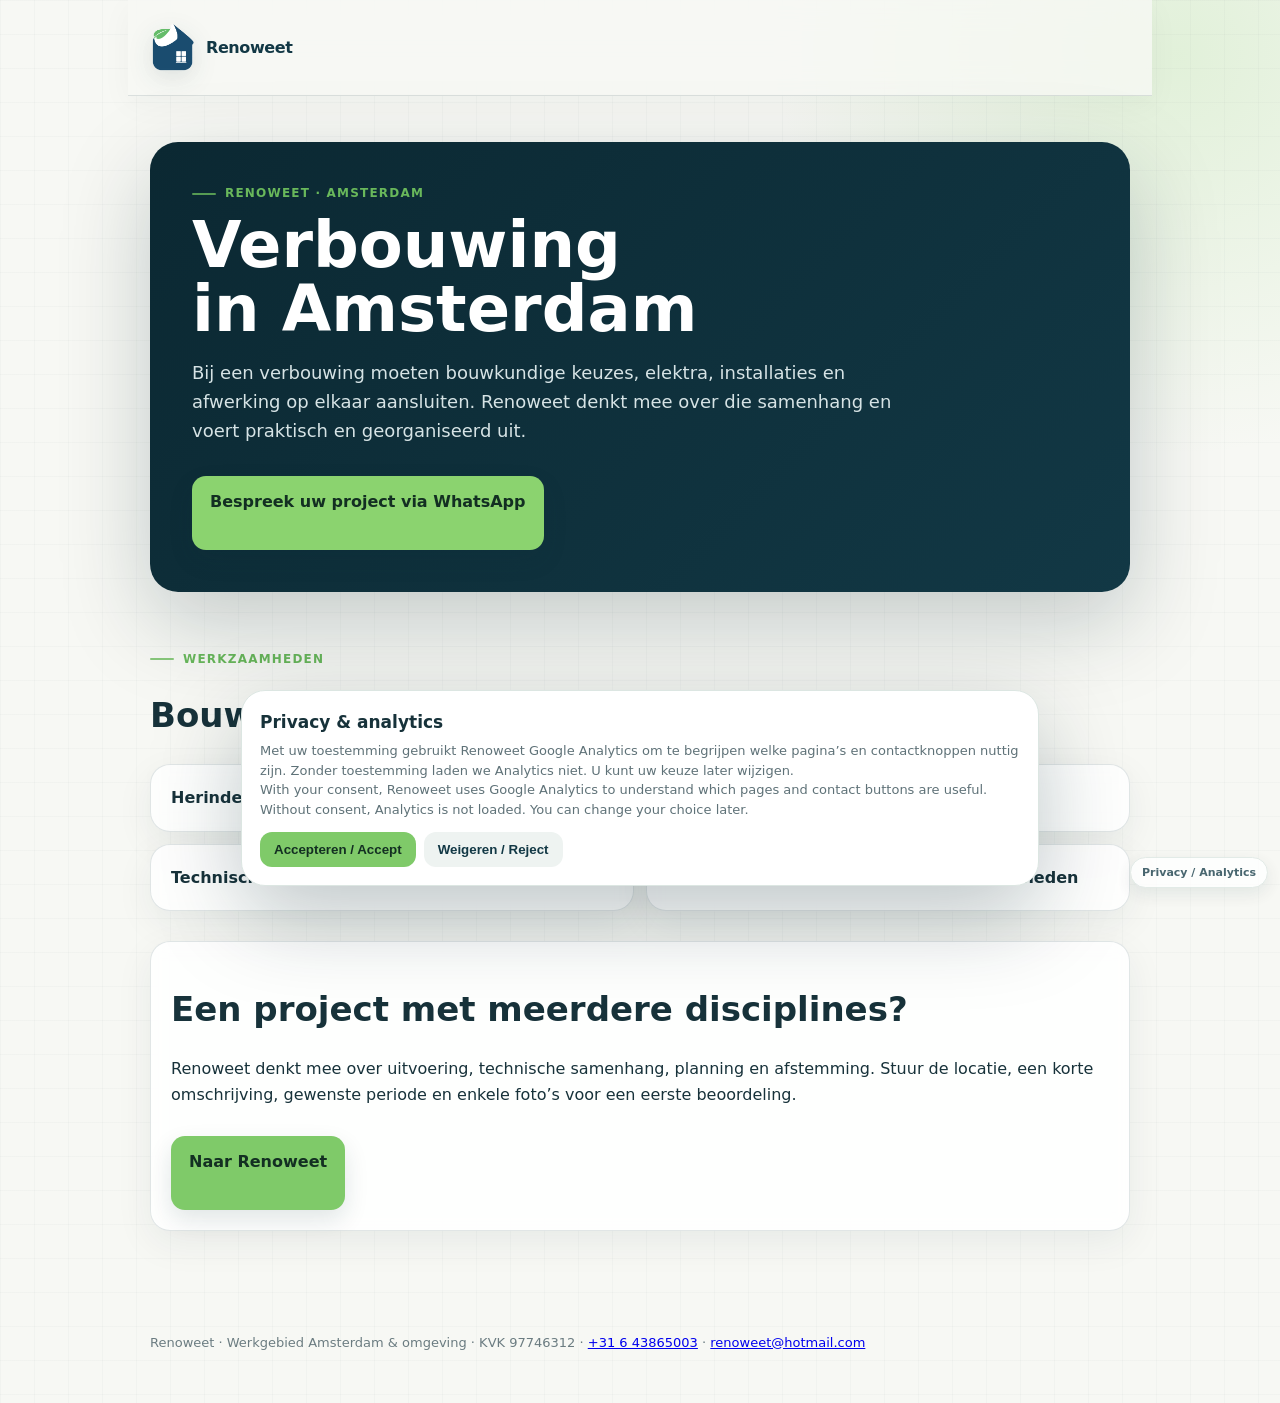
<file: verbouwing-amsterdam/index.html>
<!doctype html><html lang="nl"><head><meta charset="utf-8"><meta name="viewport" content="width=device-width,initial-scale=1"><title>Verbouwing Amsterdam | Renoweet</title><meta name="description" content="Verbouwen in Amsterdam met bouwkundig en technisch inzicht."><meta name="robots" content="index,follow,max-image-preview:large"><link rel="canonical" href="https://www.renoweet.nl/verbouwing-amsterdam/"><link rel="icon" type="image/png" href="../renoweet-logo.png"><meta property="og:type" content="website"><meta property="og:title" content="Verbouwing Amsterdam | Renoweet"><meta property="og:description" content="Verbouwen in Amsterdam met bouwkundig en technisch inzicht."><meta property="og:url" content="https://www.renoweet.nl/verbouwing-amsterdam/"><meta property="og:image" content="https://www.renoweet.nl/renoweet-logo.png"><style>body{margin:0;font-family:Inter,system-ui,-apple-system,Segoe UI,Roboto,Arial,sans-serif;color:#17323a;background:#f4f7f5;line-height:1.6}header,main,footer{max-width:980px;margin:auto;padding:22px}.brand{display:flex;align-items:center;gap:10px;text-decoration:none;font-weight:900;color:#123845}.brand img{width:46px}.hero{background:linear-gradient(135deg,#0b2832,#123845);color:white;border-radius:28px;padding:42px;margin-top:24px}.hero h1{font-size:clamp(38px,7vw,64px);line-height:1;margin:10px 0}.hero p{max-width:720px;color:#d6e3e5;font-size:18px}.btn{display:inline-block;background:#7fca69;color:#132f22;text-decoration:none;padding:13px 18px;border-radius:14px;font-weight:900;margin-top:12px}.grid{display:grid;gap:12px;margin:30px 0}.card{background:white;border:1px solid #dce6e2;border-radius:20px;padding:20px}.eyebrow{font-size:12px;font-weight:900;letter-spacing:.1em;text-transform:uppercase;color:#69b85b}h2{font-size:34px;line-height:1.1}footer{color:#6b7c81;font-size:13px;padding-bottom:50px}@media(min-width:760px){.grid{grid-template-columns:repeat(2,1fr)}}</style><script type="application/ld+json">{"@context":"https://schema.org","@type":"Service","name":"Verbouwing in Amsterdam","provider":{"@id":"https://www.renoweet.nl/#business"},"areaServed":{"@type":"City","name":"Amsterdam"},"url":"https://www.renoweet.nl/verbouwing-amsterdam/","description":"Verbouwen in Amsterdam met bouwkundig en technisch inzicht."}</script><style id="renoweet-consent-style">
.rw-consent{position:fixed;z-index:9999;left:14px;right:14px;bottom:14px;max-width:760px;margin:auto;background:#fff;border:1px solid #dce6e2;border-radius:20px;box-shadow:0 18px 50px rgba(18,56,69,.22);padding:18px;color:#17323a;font-family:Inter,system-ui,-apple-system,"Segoe UI",Roboto,Arial,sans-serif}.rw-consent[hidden]{display:none}.rw-consent b{display:block;font-size:17px;margin-bottom:5px}.rw-consent p{margin:0 0 13px;color:#5f7278;font-size:13px;line-height:1.5}.rw-consent-actions{display:flex;flex-wrap:wrap;gap:8px}.rw-consent button{border:0;border-radius:12px;padding:10px 14px;font-weight:850;cursor:pointer}.rw-consent .accept{background:#7fca69;color:#132f22}.rw-consent .reject{background:#eef3f1;color:#123845}.rw-privacy-settings{position:fixed;z-index:9998;right:12px;bottom:12px;border:1px solid #dce6e2;background:#fff;color:#123845;border-radius:999px;padding:8px 11px;font:800 11px/1.2 Inter,system-ui,sans-serif;box-shadow:0 6px 18px rgba(18,56,69,.12);cursor:pointer}@media(max-width:799px){.rw-privacy-settings{bottom:78px}.rw-consent{bottom:82px}}
</style><link href="../ui-enhancements.css" rel="stylesheet"></head><body><header><a class="brand" href="../"><img src="../renoweet-logo.png" alt="Renoweet logo">Renoweet</a></header><main><section class="hero"><div class="eyebrow">Renoweet · Amsterdam</div><h1>Verbouwing in Amsterdam</h1><p>Bij een verbouwing moeten bouwkundige keuzes, elektra, installaties en afwerking op elkaar aansluiten. Renoweet denkt mee over die samenhang en voert praktisch en georganiseerd uit.</p><a class="btn" href="https://wa.me/31643865003?text=Hallo%20Renoweet%2C%20ik%20wil%20graag%20een%20project%20bespreken.%20Locatie%3A%20%5Bplaats%5D%20Werkzaamheden%3A%20%5Bkort%20beschrijven%5D%20Gewenste%20periode%3A%20%5Bperiode%5D">Bespreek uw project via WhatsApp</a></section><section><div class="eyebrow">Werkzaamheden</div><h2>Bouwkundig uitgevoerd, technisch doordacht.</h2><div class="grid"><div class="card"><strong>Herindeling van ruimtes</strong></div><div class="card"><strong>Renovatie en afbouw</strong></div><div class="card"><strong>Technische aanpassingen tijdens verbouwing</strong></div><div class="card"><strong>Planning en afstemming van werkzaamheden</strong></div></div><div class="card"><h2>Een project met meerdere disciplines?</h2><p>Renoweet denkt mee over uitvoering, technische samenhang, planning en afstemming. Stuur de locatie, een korte omschrijving, gewenste periode en enkele foto’s voor een eerste beoordeling.</p><a class="btn" href="../#start-project">Naar Renoweet</a></div></section></main><footer>Renoweet · Werkgebied Amsterdam & omgeving · KVK 97746312 · <a href="tel:+31643865003">+31 6 43865003</a> · <a href="mailto:renoweet@hotmail.com">renoweet@hotmail.com</a></footer><div class="rw-consent" id="rwConsent" hidden role="dialog" aria-modal="true" aria-labelledby="rwConsentTitle"><b id="rwConsentTitle">Privacy & analytics</b><p><span lang="nl">Met uw toestemming gebruikt Renoweet Google Analytics om te begrijpen welke pagina’s en contactknoppen nuttig zijn. Zonder toestemming laden we Analytics niet. U kunt uw keuze later wijzigen.</span><br><span lang="en">With your consent, Renoweet uses Google Analytics to understand which pages and contact buttons are useful. Without consent, Analytics is not loaded. You can change your choice later.</span></p><div class="rw-consent-actions"><button class="accept" type="button" id="rwConsentAccept">Accepteren / Accept</button><button class="reject" type="button" id="rwConsentReject">Weigeren / Reject</button></div></div><button class="rw-privacy-settings" id="rwPrivacySettings" type="button">Privacy / Analytics</button><script id="renoweet-analytics">
(function(){
  const GA_ID='G-KN41KJHH2T', KEY='renoweet_analytics_consent_v1';
  let analyticsLoaded=false;
  function loadAnalytics(){
    if(analyticsLoaded) return; analyticsLoaded=true;
    window.dataLayer=window.dataLayer||[];
    window.gtag=window.gtag||function(){dataLayer.push(arguments)};
    gtag('js',new Date()); gtag('config',GA_ID,{anonymize_ip:true});
    const s=document.createElement('script'); s.async=true; s.src='https://www.googletagmanager.com/gtag/js?id='+encodeURIComponent(GA_ID); document.head.appendChild(s);
  }
  function choice(v){localStorage.setItem(KEY,v); document.getElementById('rwConsent').hidden=true; if(v==='granted') loadAnalytics();}
  function openConsent(){document.getElementById('rwConsent').hidden=false;}
  document.addEventListener('DOMContentLoaded',function(){
    const saved=localStorage.getItem(KEY); if(saved==='granted') loadAnalytics(); else if(saved!=='denied') openConsent();
    document.getElementById('rwConsentAccept').addEventListener('click',()=>choice('granted'));
    document.getElementById('rwConsentReject').addEventListener('click',()=>choice('denied'));
    document.getElementById('rwPrivacySettings').addEventListener('click',openConsent);
    document.addEventListener('click',function(e){
      const a=e.target.closest('a'); if(!a || localStorage.getItem(KEY)!=='granted' || !window.gtag) return;
      const href=a.getAttribute('href')||''; let event='',label='';
      if(href.includes('wa.me/')){event='whatsapp_click';label='WhatsApp'}
      else if(href.startsWith('tel:')){event='phone_click';label='Phone'}
      else if(href.startsWith('mailto:')){event='email_click';label='Email'}
      else if(href.includes('#contact') || href.includes('#actie') || href.includes('#intake')){event='contact_cta_click';label='Contact CTA'}
      if(event) gtag('event',event,{link_url:a.href,link_text:(a.textContent||label).trim().slice(0,100),page_path:location.pathname});
    },true);
    document.addEventListener('click',function(e){
      if(localStorage.getItem(KEY)!=='granted' || !window.gtag) return; const b=e.target.closest('.lang button,[data-set-lang]'); if(b) gtag('event','language_switch',{language:(b.id||b.dataset.setLang||b.textContent||'').trim().slice(0,20)});
    },true);
  });
})();
</script></body></html>
</file>
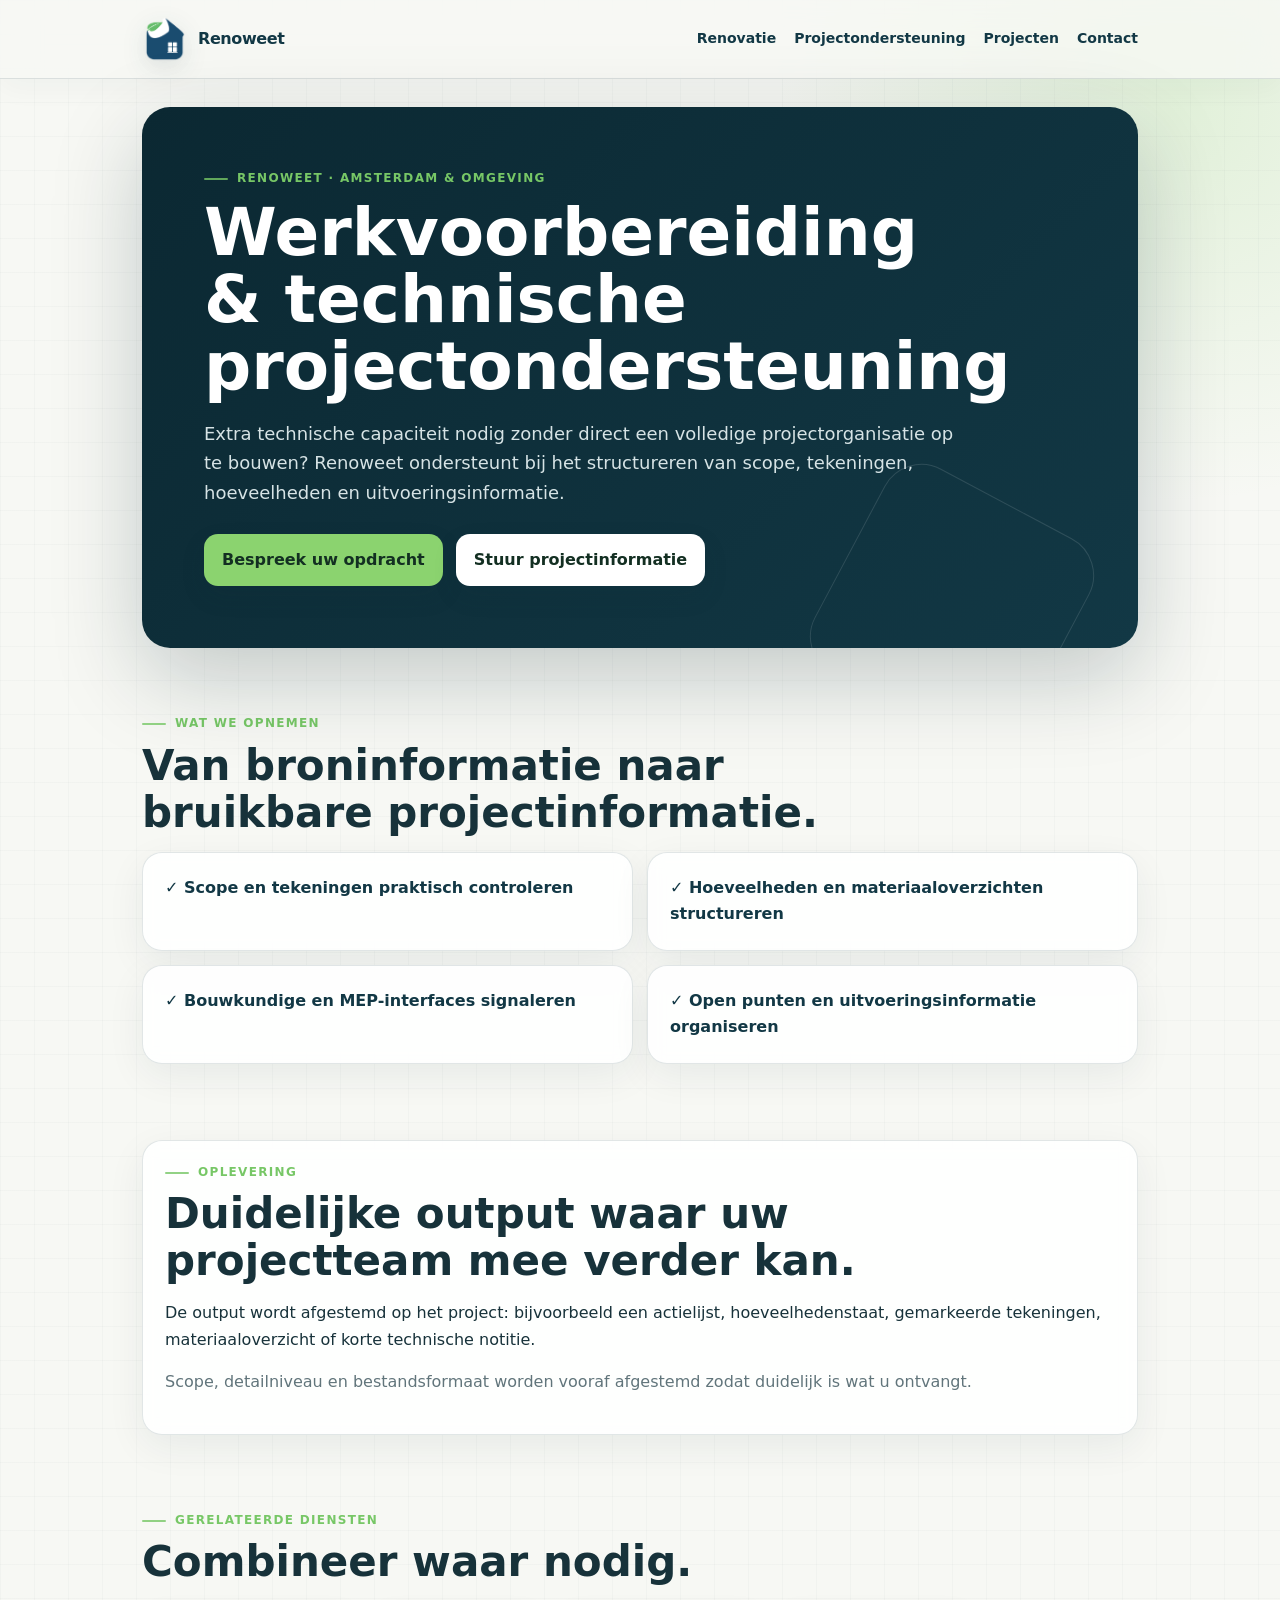
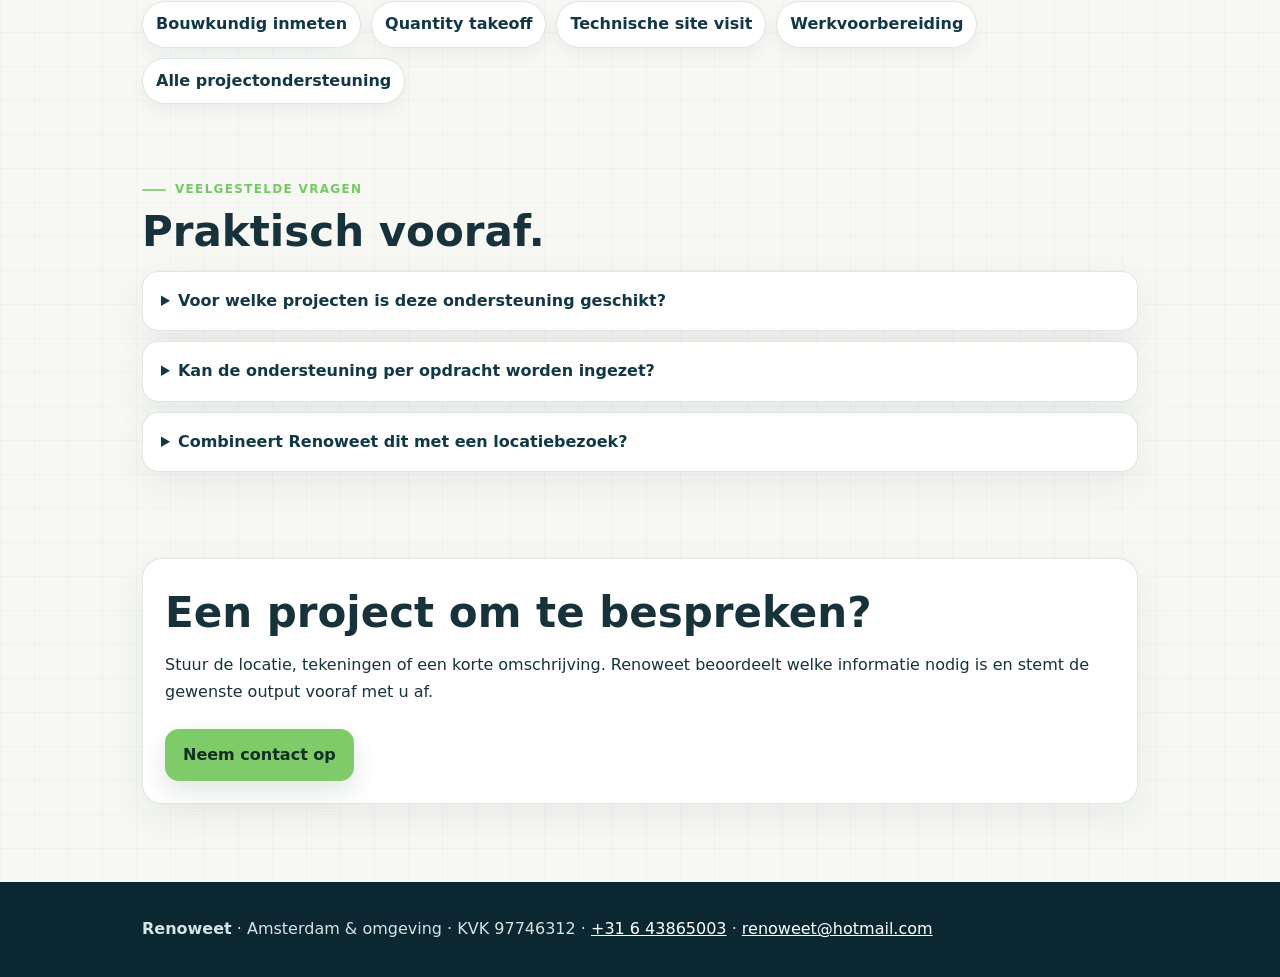
<file: werkvoorbereiding-bouw-amsterdam/index.html>
<!doctype html><html lang="nl"><head><meta charset="utf-8"><meta name="viewport" content="width=device-width,initial-scale=1">
<title>Werkvoorbereiding bouw Amsterdam | Technische ondersteuning | Renoweet</title><meta name="description" content="Praktische werkvoorbereiding en technische projectondersteuning voor bouw en renovatie: scope, tekeningen, hoeveelheden, materiaaloverzichten en afstemming.">
<meta name="robots" content="index,follow,max-image-preview:large"><link rel="canonical" href="https://www.renoweet.nl/werkvoorbereiding-bouw-amsterdam/">
<link rel="icon" type="image/png" href="../renoweet-logo.png"><meta property="og:type" content="website"><meta property="og:site_name" content="Renoweet">
<meta property="og:title" content="Werkvoorbereiding bouw Amsterdam | Technische ondersteuning | Renoweet"><meta property="og:description" content="Praktische werkvoorbereiding en technische projectondersteuning voor bouw en renovatie: scope, tekeningen, hoeveelheden, materiaaloverzichten en afstemming."><meta property="og:url" content="https://www.renoweet.nl/werkvoorbereiding-bouw-amsterdam/">
<meta property="og:image" content="https://www.renoweet.nl/renoweet-logo.png"><meta name="twitter:card" content="summary">
<style>
:root{--ink:#123845;--green:#7fca69;--bg:#f4f7f5;--line:#dce6e2;--muted:#61757b}
*{box-sizing:border-box}body{margin:0;font-family:Inter,system-ui,-apple-system,Segoe UI,Roboto,Arial,sans-serif;color:#17323a;background:var(--bg);line-height:1.65}
.wrap{max-width:1040px;margin:auto;padding:0 22px}header{background:#fff;border-bottom:1px solid var(--line)}header .wrap{min-height:78px;display:flex;align-items:center;justify-content:space-between;gap:20px}
.brand{display:flex;align-items:center;gap:10px;text-decoration:none;font-weight:900;color:var(--ink)}.brand img{width:46px;height:46px;object-fit:contain}
nav{display:flex;gap:18px;flex-wrap:wrap}nav a{color:var(--ink);text-decoration:none;font-weight:750;font-size:14px}
.hero{margin:28px auto;background:linear-gradient(135deg,#0b2832,#123845);color:#fff;border-radius:28px;padding:clamp(30px,6vw,62px)}
.eyebrow{font-size:12px;font-weight:900;letter-spacing:.11em;text-transform:uppercase;color:#77c766}.hero h1{font-size:clamp(38px,7vw,66px);line-height:1.02;margin:10px 0 18px;max-width:850px}
.hero p{max-width:760px;color:#d6e3e5;font-size:18px}.btn{display:inline-block;background:var(--green);color:#132f22;text-decoration:none;padding:13px 18px;border-radius:14px;font-weight:900;margin:8px 8px 0 0}
.btn.alt{background:#fff}.section{padding:38px 0}.section h2{font-size:clamp(29px,4vw,42px);line-height:1.12;margin:8px 0 16px}
.grid{display:grid;grid-template-columns:repeat(2,1fr);gap:14px}.card{background:#fff;border:1px solid var(--line);border-radius:20px;padding:22px}
.card strong{color:var(--ink)}.muted{color:var(--muted)}.links{display:flex;gap:10px;flex-wrap:wrap}.links a{background:#fff;border:1px solid var(--line);border-radius:999px;padding:9px 13px;color:var(--ink);text-decoration:none;font-weight:750}
.faq details{background:#fff;border:1px solid var(--line);border-radius:16px;padding:16px 18px;margin:10px 0}.faq summary{cursor:pointer;font-weight:850;color:var(--ink)}
footer{margin-top:40px;background:#0b2832;color:#d6e3e5;padding:34px 0}footer a{color:#fff}
@media(max-width:720px){.grid{grid-template-columns:1fr}header .wrap{align-items:flex-start;padding-top:14px;padding-bottom:14px;flex-direction:column}nav{gap:12px}.hero{border-radius:20px}}
</style><script type="application/ld+json">[{"@context": "https://schema.org", "@type": "Service", "name": "Werkvoorbereiding en projectondersteuning", "provider": {"@id": "https://www.renoweet.nl/#business"}, "areaServed": [{"@type": "City", "name": "Amsterdam"}, {"@type": "City", "name": "Amstelveen"}, {"@type": "City", "name": "Diemen"}], "url": "https://www.renoweet.nl/werkvoorbereiding-bouw-amsterdam/", "description": "Praktische werkvoorbereiding en technische projectondersteuning voor bouw en renovatie: scope, tekeningen, hoeveelheden, materiaaloverzichten en afstemming."}, {"@context": "https://schema.org", "@type": "BreadcrumbList", "itemListElement": [{"@type": "ListItem", "position": 1, "name": "Renoweet", "item": "https://www.renoweet.nl/"}, {"@type": "ListItem", "position": 2, "name": "Werkvoorbereiding en projectondersteuning", "item": "https://www.renoweet.nl/werkvoorbereiding-bouw-amsterdam/"}]}, {"@context": "https://schema.org", "@type": "FAQPage", "mainEntity": [{"@type": "Question", "name": "Voor welke projecten is deze ondersteuning geschikt?", "acceptedAnswer": {"@type": "Answer", "text": "Voor renovatie-, afbouw- en multidisciplinaire projecten waarbij extra capaciteit nodig is voor voorbereiding en technische afstemming."}}, {"@type": "Question", "name": "Kan de ondersteuning per opdracht worden ingezet?", "acceptedAnswer": {"@type": "Answer", "text": "Ja. Zowel een afgebakende opdracht als terugkerende ondersteuning kan worden besproken."}}, {"@type": "Question", "name": "Combineert Renoweet dit met een locatiebezoek?", "acceptedAnswer": {"@type": "Answer", "text": "Ja. Werkvoorbereiding kan worden gecombineerd met inmeten of een technische site visit in Amsterdam en omgeving."}}]}]</script><link href="../ui-enhancements.css" rel="stylesheet"></head>
<body><header><div class="wrap"><a class="brand" href="../"><img src="../renoweet-logo.png" alt="Renoweet logo">Renoweet</a>
<nav><a href="../renovatie-amsterdam/">Renovatie</a><a href="../inmeten-projectondersteuning/">Projectondersteuning</a><a href="../#projecten">Projecten</a><a href="../#start-project">Contact</a></nav></div></header>
<main class="wrap"><section class="hero"><div class="eyebrow">Renoweet · Amsterdam & omgeving</div><h1>Werkvoorbereiding &amp; technische projectondersteuning</h1><p>Extra technische capaciteit nodig zonder direct een volledige projectorganisatie op te bouwen? Renoweet ondersteunt bij het structureren van scope, tekeningen, hoeveelheden en uitvoeringsinformatie.</p>
<a class="btn" href="https://wa.me/31643865003?text=Hallo%20Renoweet%2C%20ik%20wil%20graag%20een%20opdracht%20bespreken.">Bespreek uw opdracht</a>
<a class="btn alt" href="mailto:renoweet@hotmail.com">Stuur projectinformatie</a></section>
<section class="section"><div class="eyebrow">Wat we opnemen</div><h2>Van broninformatie naar bruikbare projectinformatie.</h2><div class="grid"><div class='card'><strong>✓ Scope en tekeningen praktisch controleren</strong></div><div class='card'><strong>✓ Hoeveelheden en materiaaloverzichten structureren</strong></div><div class='card'><strong>✓ Bouwkundige en MEP-interfaces signaleren</strong></div><div class='card'><strong>✓ Open punten en uitvoeringsinformatie organiseren</strong></div></div></section>
<section class="section"><div class="card"><div class="eyebrow">Oplevering</div><h2>Duidelijke output waar uw projectteam mee verder kan.</h2><p>De output wordt afgestemd op het project: bijvoorbeeld een actielijst, hoeveelhedenstaat, gemarkeerde tekeningen, materiaaloverzicht of korte technische notitie.</p><p class="muted">Scope, detailniveau en bestandsformaat worden vooraf afgestemd zodat duidelijk is wat u ontvangt.</p></div></section>
<section class="section"><div class="eyebrow">Gerelateerde diensten</div><h2>Combineer waar nodig.</h2><div class="links">
<a href="../bouwkundig-inmeten-amsterdam/">Bouwkundig inmeten</a><a href="../hoeveelhedenstaat-takeoff-bouw/">Quantity takeoff</a>
<a href="../technische-site-visit-amsterdam/">Technische site visit</a><a href="../werkvoorbereiding-bouw-amsterdam/">Werkvoorbereiding</a>
<a href="../inmeten-projectondersteuning/">Alle projectondersteuning</a></div></section>
<section class="section faq"><div class="eyebrow">Veelgestelde vragen</div><h2>Praktisch vooraf.</h2><details><summary>Voor welke projecten is deze ondersteuning geschikt?</summary><p>Voor renovatie-, afbouw- en multidisciplinaire projecten waarbij extra capaciteit nodig is voor voorbereiding en technische afstemming.</p></details><details><summary>Kan de ondersteuning per opdracht worden ingezet?</summary><p>Ja. Zowel een afgebakende opdracht als terugkerende ondersteuning kan worden besproken.</p></details><details><summary>Combineert Renoweet dit met een locatiebezoek?</summary><p>Ja. Werkvoorbereiding kan worden gecombineerd met inmeten of een technische site visit in Amsterdam en omgeving.</p></details></section>
<section class="section"><div class="card"><h2>Een project om te bespreken?</h2><p>Stuur de locatie, tekeningen of een korte omschrijving. Renoweet beoordeelt welke informatie nodig is en stemt de gewenste output vooraf met u af.</p><a class="btn" href="../#start-project">Neem contact op</a></div></section></main>
<footer><div class="wrap"><strong>Renoweet</strong> · Amsterdam & omgeving · KVK 97746312 · <a href="tel:+31643865003">+31 6 43865003</a> · <a href="mailto:renoweet@hotmail.com">renoweet@hotmail.com</a></div></footer></body></html>
</file>
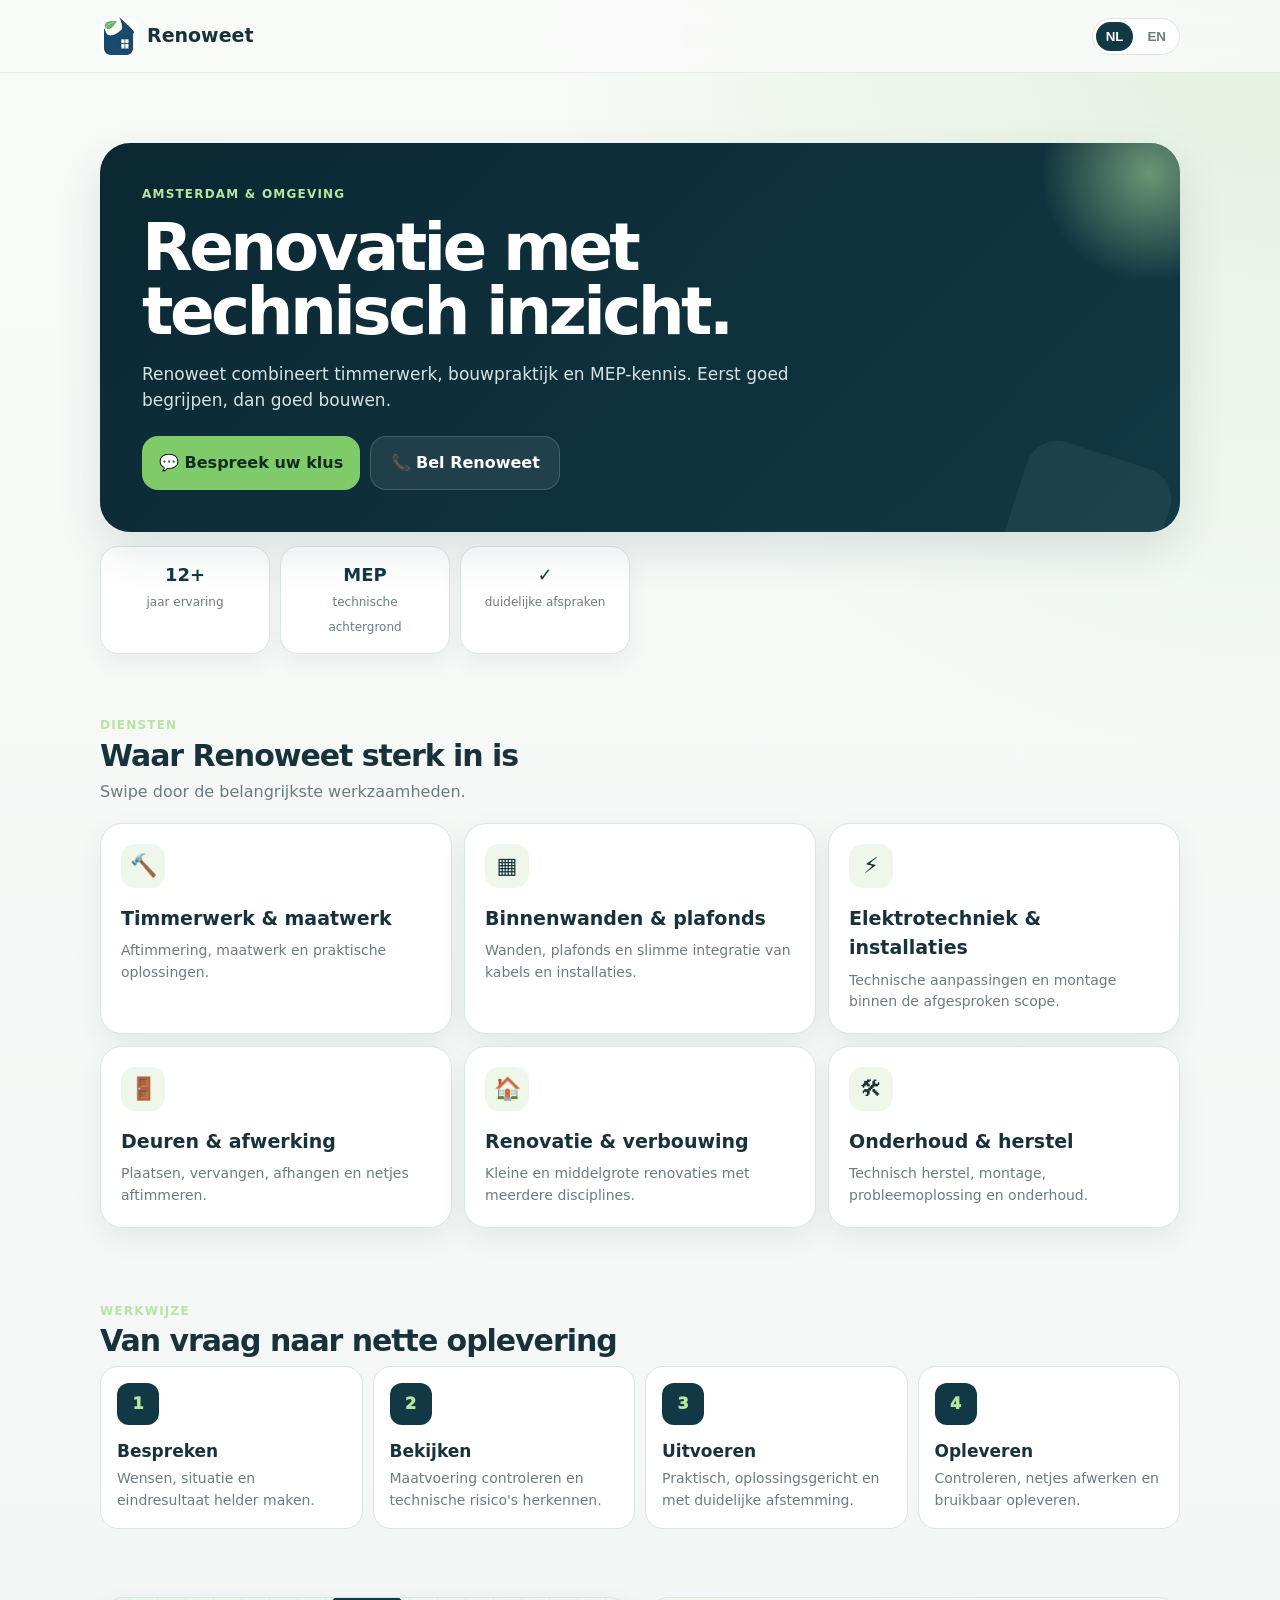
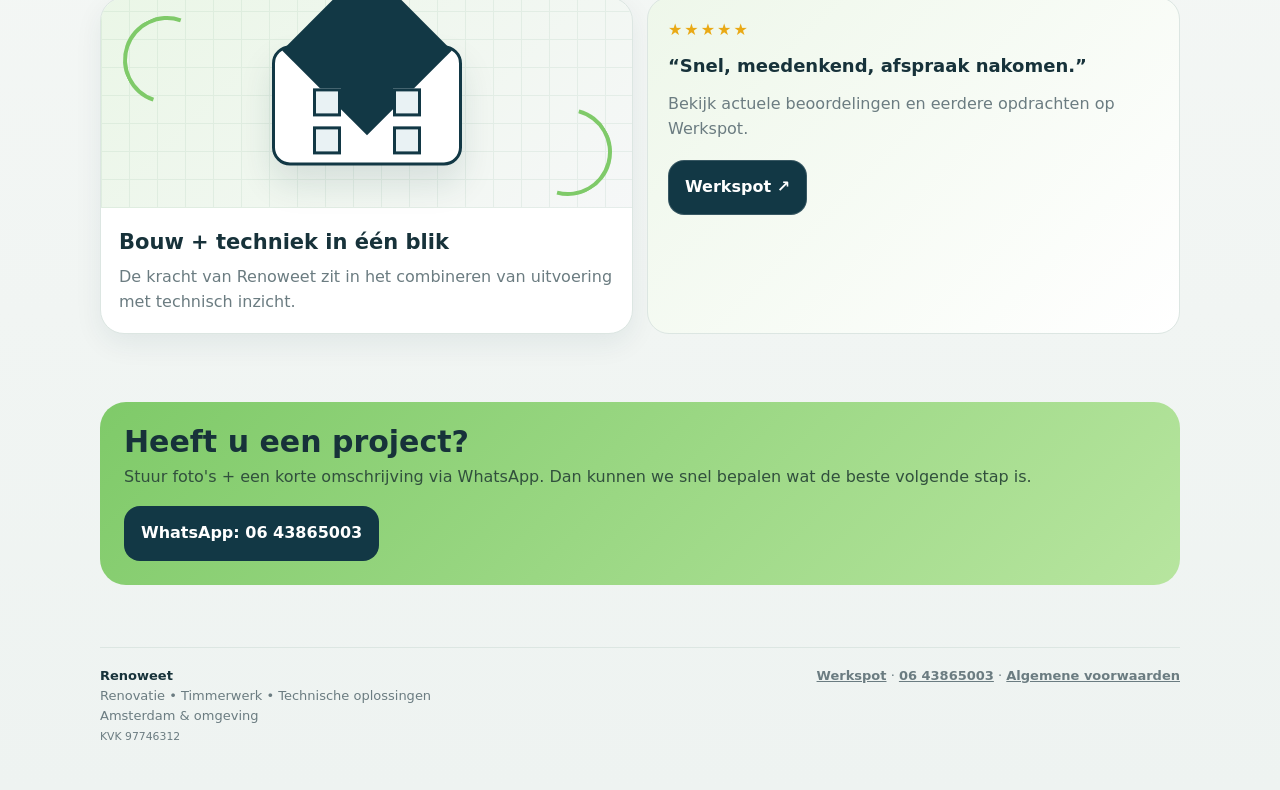
<file: renoweet_mobile_dynamic.html>
<!doctype html>
<html lang="nl">
<head>
<meta charset="utf-8"><meta name="viewport" content="width=device-width,initial-scale=1,viewport-fit=cover">
<title>Renoweet | Renovatie, Timmerwerk & Technische Oplossingen</title>
<meta name="description" content="Renoweet helpt in Amsterdam en omgeving met renovatie, timmerwerk, technische oplossingen, installatiewerk, onderhoud en herstel.">
<meta name="theme-color" content="#123845">
<style>
:root{--navy:#123845;--navy2:#0b2832;--green:#7fca69;--lime:#b7e59f;--bg:#f4f7f5;--card:#fff;--text:#17323a;--muted:#6b7c81;--line:#dce6e2;--shadow:0 18px 45px rgba(18,56,69,.12);--r:24px;--max:1080px}
*{box-sizing:border-box} html{scroll-behavior:smooth} body{margin:0;background:radial-gradient(circle at top right,rgba(127,202,105,.18),transparent 28%),linear-gradient(180deg,#f8faf8 0,#f4f7f5 60%,#eef3f1 100%);color:var(--text);font-family:Inter,system-ui,-apple-system,BlinkMacSystemFont,"Segoe UI",Roboto,Arial,sans-serif;line-height:1.55} a{color:inherit} .container{width:min(var(--max),calc(100% - 24px));margin:auto}
header{position:sticky;top:0;z-index:40;background:rgba(248,250,248,.86);backdrop-filter:blur(14px);border-bottom:1px solid rgba(18,56,69,.08)} .nav{height:64px;display:flex;align-items:center;justify-content:space-between;gap:12px} .brand{display:flex;align-items:center;gap:9px;text-decoration:none;font-weight:900;font-size:19px} .brand img{width:38px;height:38px;border-radius:11px;object-fit:contain;background:#fff} .lang{display:flex;gap:4px;padding:3px;border:1px solid var(--line);background:#fff;border-radius:999px} .lang button{border:0;background:transparent;border-radius:999px;padding:7px 10px;font-weight:850;color:var(--muted);cursor:pointer} .lang button.active{background:var(--navy);color:#fff}
.hero{padding:34px 0 22px} .hero-card{background:linear-gradient(135deg,var(--navy2),var(--navy));color:white;border-radius:30px;padding:24px;position:relative;overflow:hidden;box-shadow:var(--shadow)} .hero-card:before{content:"";position:absolute;width:220px;height:220px;border-radius:50%;right:-80px;top:-80px;background:radial-gradient(circle,rgba(183,229,159,.55),rgba(183,229,159,.04) 65%,transparent 70%)} .hero-card:after{content:"";position:absolute;width:150px;height:150px;right:20px;bottom:-70px;border-radius:32px;transform:rotate(18deg);background:rgba(255,255,255,.05)}
.eyebrow{font-size:12px;font-weight:900;letter-spacing:.1em;text-transform:uppercase;color:var(--lime)} h1{font-size:clamp(36px,11vw,66px);line-height:.98;letter-spacing:-.055em;margin:12px 0 16px;max-width:820px} .hero p{margin:0;color:#d6e3e5;font-size:17px;max-width:680px} .hero-actions{display:grid;grid-template-columns:1fr 1fr;gap:10px;margin-top:22px} .btn{display:flex;align-items:center;justify-content:center;text-decoration:none;border-radius:16px;padding:14px 16px;font-weight:900;border:1px solid transparent;transition:.2s} .btn:active{transform:scale(.98)} .btn.primary{background:var(--green);color:#122d21} .btn.secondary{background:rgba(255,255,255,.08);color:#fff;border-color:rgba(255,255,255,.16)}
.quick-grid{display:grid;grid-template-columns:repeat(3,1fr);gap:10px;margin-top:14px} .quick{background:#fff;border:1px solid var(--line);border-radius:18px;padding:14px;text-align:center;box-shadow:0 8px 22px rgba(18,56,69,.06)} .quick b{display:block;font-size:18px;color:var(--navy)} .quick span{font-size:12px;color:var(--muted)}
section{padding:34px 0} .section-title{font-size:30px;line-height:1.05;letter-spacing:-.035em;margin:5px 0 9px} .section-sub{color:var(--muted);margin:0 0 18px} .scroller{display:grid;grid-auto-flow:column;grid-auto-columns:84%;gap:12px;overflow-x:auto;scroll-snap-type:x mandatory;padding-bottom:6px;scrollbar-width:none} .scroller::-webkit-scrollbar{display:none} .service{scroll-snap-align:start;background:var(--card);border:1px solid var(--line);border-radius:22px;padding:20px;box-shadow:0 10px 28px rgba(18,56,69,.07)} .icon{width:44px;height:44px;border-radius:14px;background:#eef7ea;display:grid;place-items:center;font-size:22px;margin-bottom:16px} .service h3{margin:0 0 7px;font-size:19px} .service p{margin:0;color:var(--muted);font-size:14px}
.process{display:grid;gap:10px} .step{background:#fff;border-radius:18px;border:1px solid var(--line);padding:16px;display:grid;grid-template-columns:42px 1fr;gap:12px;align-items:start} .num{width:42px;height:42px;border-radius:12px;background:var(--navy);color:var(--lime);display:grid;place-items:center;font-weight:950} .step h3{margin:1px 0 4px;font-size:17px} .step p{margin:0;color:var(--muted);font-size:14px}
.showcase{display:grid;gap:14px} .showcase-card{background:#fff;border-radius:24px;border:1px solid var(--line);overflow:hidden;box-shadow:0 10px 28px rgba(18,56,69,.07)} .visual{height:210px;position:relative;background:linear-gradient(135deg,rgba(127,202,105,.16),rgba(18,56,69,.04)),repeating-linear-gradient(90deg,#eef4f1 0 1px,transparent 1px 28px),repeating-linear-gradient(0deg,#eef4f1 0 1px,transparent 1px 28px)} .visual-house{position:absolute;left:50%;top:50%;transform:translate(-50%,-48%);width:190px;height:120px;background:#fff;border:3px solid var(--navy);border-radius:18px;box-shadow:0 18px 35px rgba(18,56,69,.12)} .visual-house:before{content:"";position:absolute;width:120px;height:120px;background:var(--navy);transform:rotate(45deg);left:32px;top:-58px;border-radius:18px 0 0 0} .window{position:absolute;z-index:2;width:28px;height:28px;border:3px solid var(--navy);background:#e9f2f4} .w1{left:38px;top:40px} .w2{right:38px;top:40px} .w3{left:38px;top:78px} .w4{right:38px;top:78px} .cable{position:absolute;border:4px solid var(--green);border-color:var(--green) transparent transparent var(--green);border-radius:50%} .c1{width:88px;height:88px;left:22px;top:18px;transform:rotate(-26deg)} .c2{width:88px;height:88px;right:20px;bottom:12px;transform:rotate(150deg)} .copy{padding:18px} .copy h3{margin:0 0 7px;font-size:21px} .copy p{margin:0;color:var(--muted)}
.review{background:linear-gradient(135deg,#eef7ea,#fff);border:1px solid var(--line);border-radius:22px;padding:20px} .stars{color:#e9a915;letter-spacing:2px} .review blockquote{margin:10px 0 0;font-weight:800;font-size:18px} .cta-card{background:linear-gradient(135deg,var(--green),var(--lime));border-radius:26px;padding:24px} .cta-card h2{margin:0 0 8px;font-size:30px;line-height:1.05} .cta-card p{margin:0 0 16px;color:#31503d}
.footer{padding:28px 0 100px;color:var(--muted);font-size:13px} .footer-grid{display:flex;flex-wrap:wrap;justify-content:space-between;gap:16px;border-top:1px solid var(--line);padding-top:18px} .footer a{font-weight:800} .bottom-bar{position:fixed;left:0;right:0;bottom:0;z-index:60;padding:10px 12px calc(10px + env(safe-area-inset-bottom));background:rgba(244,247,245,.94);backdrop-filter:blur(14px);border-top:1px solid rgba(18,56,69,.08)} .bottom-actions{display:grid;grid-template-columns:1fr 1.2fr;gap:9px;max-width:680px;margin:auto} .bottom-actions a{padding:13px 12px;border-radius:15px;text-align:center;text-decoration:none;font-weight:950} .call{background:#fff;border:1px solid var(--line)} .wa{background:var(--green);color:#163020}
[data-lang]{display:none} body.lang-nl [data-lang="nl"],body.lang-en [data-lang="en"]{display:initial} body.lang-nl p[data-lang="nl"],body.lang-en p[data-lang="en"],body.lang-nl div[data-lang="nl"],body.lang-en div[data-lang="en"]{display:block}
@media(min-width:760px){.nav{height:72px} .hero{padding:70px 0 28px} .hero-card{padding:42px} .hero-actions{display:flex} .hero-actions .btn{min-width:190px} .quick-grid{grid-template-columns:repeat(3,170px);justify-content:start} .scroller{grid-auto-flow:unset;grid-template-columns:repeat(3,1fr);overflow:visible} .process{grid-template-columns:repeat(4,1fr)} .step{grid-template-columns:1fr} .showcase{grid-template-columns:1fr 1fr;align-items:stretch} .bottom-bar{display:none} .footer{padding-bottom:44px}}
</style>
</head>
<body class="lang-nl">
<header><div class="container nav"><a class="brand" href="#top"><img src="[data-uri]" alt="Renoweet logo"><span>Renoweet</span></a><div class="lang"><button id="nlBtn" class="active" type="button">NL</button><button id="enBtn" type="button">EN</button></div></div></header>
<main id="top">
<section class="hero"><div class="container"><div class="hero-card"><div class="eyebrow"><span data-lang="nl">Amsterdam & omgeving</span><span data-lang="en">Amsterdam & surrounding area</span></div><h1><span data-lang="nl">Renovatie met technisch inzicht.</span><span data-lang="en">Renovation with technical insight.</span></h1><p data-lang="nl">Renoweet combineert timmerwerk, bouwpraktijk en MEP-kennis. Eerst goed begrijpen, dan goed bouwen.</p><p data-lang="en">Renoweet combines carpentry, hands-on construction and MEP knowledge. Understand first, then build it right.</p><div class="hero-actions"><a class="btn primary" href="https://wa.me/31643865003?text=Hallo%20Renoweet%2C%20ik%20wil%20graag%20mijn%20klus%20bespreken." target="_blank"><span data-lang="nl">💬 Bespreek uw klus</span><span data-lang="en">💬 Discuss your project</span></a><a class="btn secondary" href="tel:+31643865003"><span data-lang="nl">📞 Bel Renoweet</span><span data-lang="en">📞 Call Renoweet</span></a></div></div><div class="quick-grid"><div class="quick"><b>12+</b><span data-lang="nl">jaar ervaring</span><span data-lang="en">years experience</span></div><div class="quick"><b>MEP</b><span data-lang="nl">technische achtergrond</span><span data-lang="en">technical background</span></div><div class="quick"><b>✓</b><span data-lang="nl">duidelijke afspraken</span><span data-lang="en">clear agreements</span></div></div></div></section>
<section id="diensten"><div class="container"><div class="eyebrow"><span data-lang="nl">Diensten</span><span data-lang="en">Services</span></div><h2 class="section-title"><span data-lang="nl">Waar Renoweet sterk in is</span><span data-lang="en">Where Renoweet adds value</span></h2><p class="section-sub" data-lang="nl">Swipe door de belangrijkste werkzaamheden.</p><p class="section-sub" data-lang="en">Swipe through the main services.</p><div class="scroller">
<article class="service"><div class="icon">🔨</div><h3><span data-lang="nl">Timmerwerk & maatwerk</span><span data-lang="en">Carpentry & custom work</span></h3><p data-lang="nl">Aftimmering, maatwerk en praktische oplossingen.</p><p data-lang="en">Finishing carpentry, custom work and practical solutions.</p></article>
<article class="service"><div class="icon">▦</div><h3><span data-lang="nl">Binnenwanden & plafonds</span><span data-lang="en">Partitions & ceilings</span></h3><p data-lang="nl">Wanden, plafonds en slimme integratie van kabels en installaties.</p><p data-lang="en">Walls, ceilings and smart integration of cables and installations.</p></article>
<article class="service"><div class="icon">⚡</div><h3><span data-lang="nl">Elektrotechniek & installaties</span><span data-lang="en">Electrical & installations</span></h3><p data-lang="nl">Technische aanpassingen en montage binnen de afgesproken scope.</p><p data-lang="en">Technical modifications and installation within the agreed scope.</p></article>
<article class="service"><div class="icon">🚪</div><h3><span data-lang="nl">Deuren & afwerking</span><span data-lang="en">Doors & finishing</span></h3><p data-lang="nl">Plaatsen, vervangen, afhangen en netjes aftimmeren.</p><p data-lang="en">Installation, replacement, hanging and clean finishing.</p></article>
<article class="service"><div class="icon">🏠</div><h3><span data-lang="nl">Renovatie & verbouwing</span><span data-lang="en">Renovation & remodeling</span></h3><p data-lang="nl">Kleine en middelgrote renovaties met meerdere disciplines.</p><p data-lang="en">Small and medium renovations involving multiple disciplines.</p></article>
<article class="service"><div class="icon">🛠</div><h3><span data-lang="nl">Onderhoud & herstel</span><span data-lang="en">Maintenance & repair</span></h3><p data-lang="nl">Technisch herstel, montage, probleemoplossing en onderhoud.</p><p data-lang="en">Technical repairs, installation, troubleshooting and maintenance.</p></article>
</div></div></section>
<section><div class="container"><div class="eyebrow"><span data-lang="nl">Werkwijze</span><span data-lang="en">Approach</span></div><h2 class="section-title"><span data-lang="nl">Van vraag naar nette oplevering</span><span data-lang="en">From request to clean delivery</span></h2><div class="process"><div class="step"><div class="num">1</div><div><h3><span data-lang="nl">Bespreken</span><span data-lang="en">Discuss</span></h3><p data-lang="nl">Wensen, situatie en eindresultaat helder maken.</p><p data-lang="en">Clarify needs, situation and desired outcome.</p></div></div><div class="step"><div class="num">2</div><div><h3><span data-lang="nl">Bekijken</span><span data-lang="en">Inspect</span></h3><p data-lang="nl">Maatvoering controleren en technische risico's herkennen.</p><p data-lang="en">Check measurements and identify technical risks.</p></div></div><div class="step"><div class="num">3</div><div><h3><span data-lang="nl">Uitvoeren</span><span data-lang="en">Execute</span></h3><p data-lang="nl">Praktisch, oplossingsgericht en met duidelijke afstemming.</p><p data-lang="en">Practical, solution-focused work with clear communication.</p></div></div><div class="step"><div class="num">4</div><div><h3><span data-lang="nl">Opleveren</span><span data-lang="en">Deliver</span></h3><p data-lang="nl">Controleren, netjes afwerken en bruikbaar opleveren.</p><p data-lang="en">Check, finish cleanly and deliver ready to use.</p></div></div></div></div></section>
<section><div class="container showcase"><div class="showcase-card"><div class="visual"><div class="visual-house"><div class="window w1"></div><div class="window w2"></div><div class="window w3"></div><div class="window w4"></div></div><div class="cable c1"></div><div class="cable c2"></div></div><div class="copy"><h3><span data-lang="nl">Bouw + techniek in één blik</span><span data-lang="en">Construction + technology in one view</span></h3><p data-lang="nl">De kracht van Renoweet zit in het combineren van uitvoering met technisch inzicht.</p><p data-lang="en">Renoweet's strength is combining execution with technical understanding.</p></div></div><div class="review"><div class="stars">★★★★★</div><blockquote><span data-lang="nl">“Snel, meedenkend, afspraak nakomen.”</span><span data-lang="en">“Fast, thinks along, keeps agreements.”</span></blockquote><p class="section-sub" style="margin-top:12px" data-lang="nl">Bekijk actuele beoordelingen en eerdere opdrachten op Werkspot.</p><p class="section-sub" style="margin-top:12px" data-lang="en">See current reviews and previous jobs on Werkspot.</p><a class="btn secondary" style="background:var(--navy);color:#fff;display:inline-flex" href="https://www.werkspot.nl/profiel/renoweet/reviews" target="_blank">Werkspot ↗</a></div></div></section>
<section><div class="container"><div class="cta-card"><h2><span data-lang="nl">Heeft u een project?</span><span data-lang="en">Have a project?</span></h2><p data-lang="nl">Stuur foto's + een korte omschrijving via WhatsApp. Dan kunnen we snel bepalen wat de beste volgende stap is.</p><p data-lang="en">Send photos + a short description via WhatsApp so we can quickly determine the best next step.</p><a class="btn dark" style="background:var(--navy);color:#fff;display:inline-flex" href="https://wa.me/31643865003?text=Hallo%20Renoweet%2C%20hierbij%20informatie%20en%20foto%27s%20van%20mijn%20klus." target="_blank">WhatsApp: 06 43865003</a></div></div></section>
</main>
<footer class="footer"><div class="container footer-grid"><div><strong style="color:var(--text)">Renoweet</strong><br><span data-lang="nl">Renovatie • Timmerwerk • Technische oplossingen</span><span data-lang="en">Renovation • Carpentry • Technical solutions</span><br>Amsterdam & omgeving<br><small>KVK 97746312</small></div><div><a href="https://www.werkspot.nl/profiel/renoweet/reviews" target="_blank">Werkspot</a> · <a href="tel:+31643865003">06 43865003</a> · <a href="algemene-voorwaarden-renoweet.pdf" target="_blank"><span data-lang="nl">Algemene voorwaarden</span><span data-lang="en">General terms</span></a></div></div></footer>
<div class="bottom-bar"><div class="bottom-actions"><a class="call" href="tel:+31643865003"><span data-lang="nl">📞 Bellen</span><span data-lang="en">📞 Call</span></a><a class="wa" href="https://wa.me/31643865003?text=Hallo%20Renoweet%2C%20ik%20wil%20graag%20mijn%20klus%20bespreken." target="_blank">💬 WhatsApp</a></div></div>
<script>const body=document.body,nl=document.getElementById('nlBtn'),en=document.getElementById('enBtn');function setLang(lang){body.classList.toggle('lang-nl',lang==='nl');body.classList.toggle('lang-en',lang==='en');nl.classList.toggle('active',lang==='nl');en.classList.toggle('active',lang==='en');document.documentElement.lang=lang;localStorage.setItem('renoweetLang',lang)}nl.addEventListener('click',()=>setLang('nl'));en.addEventListener('click',()=>setLang('en'));setLang(localStorage.getItem('renoweetLang')||'nl');</script>
</body></html>
</file>
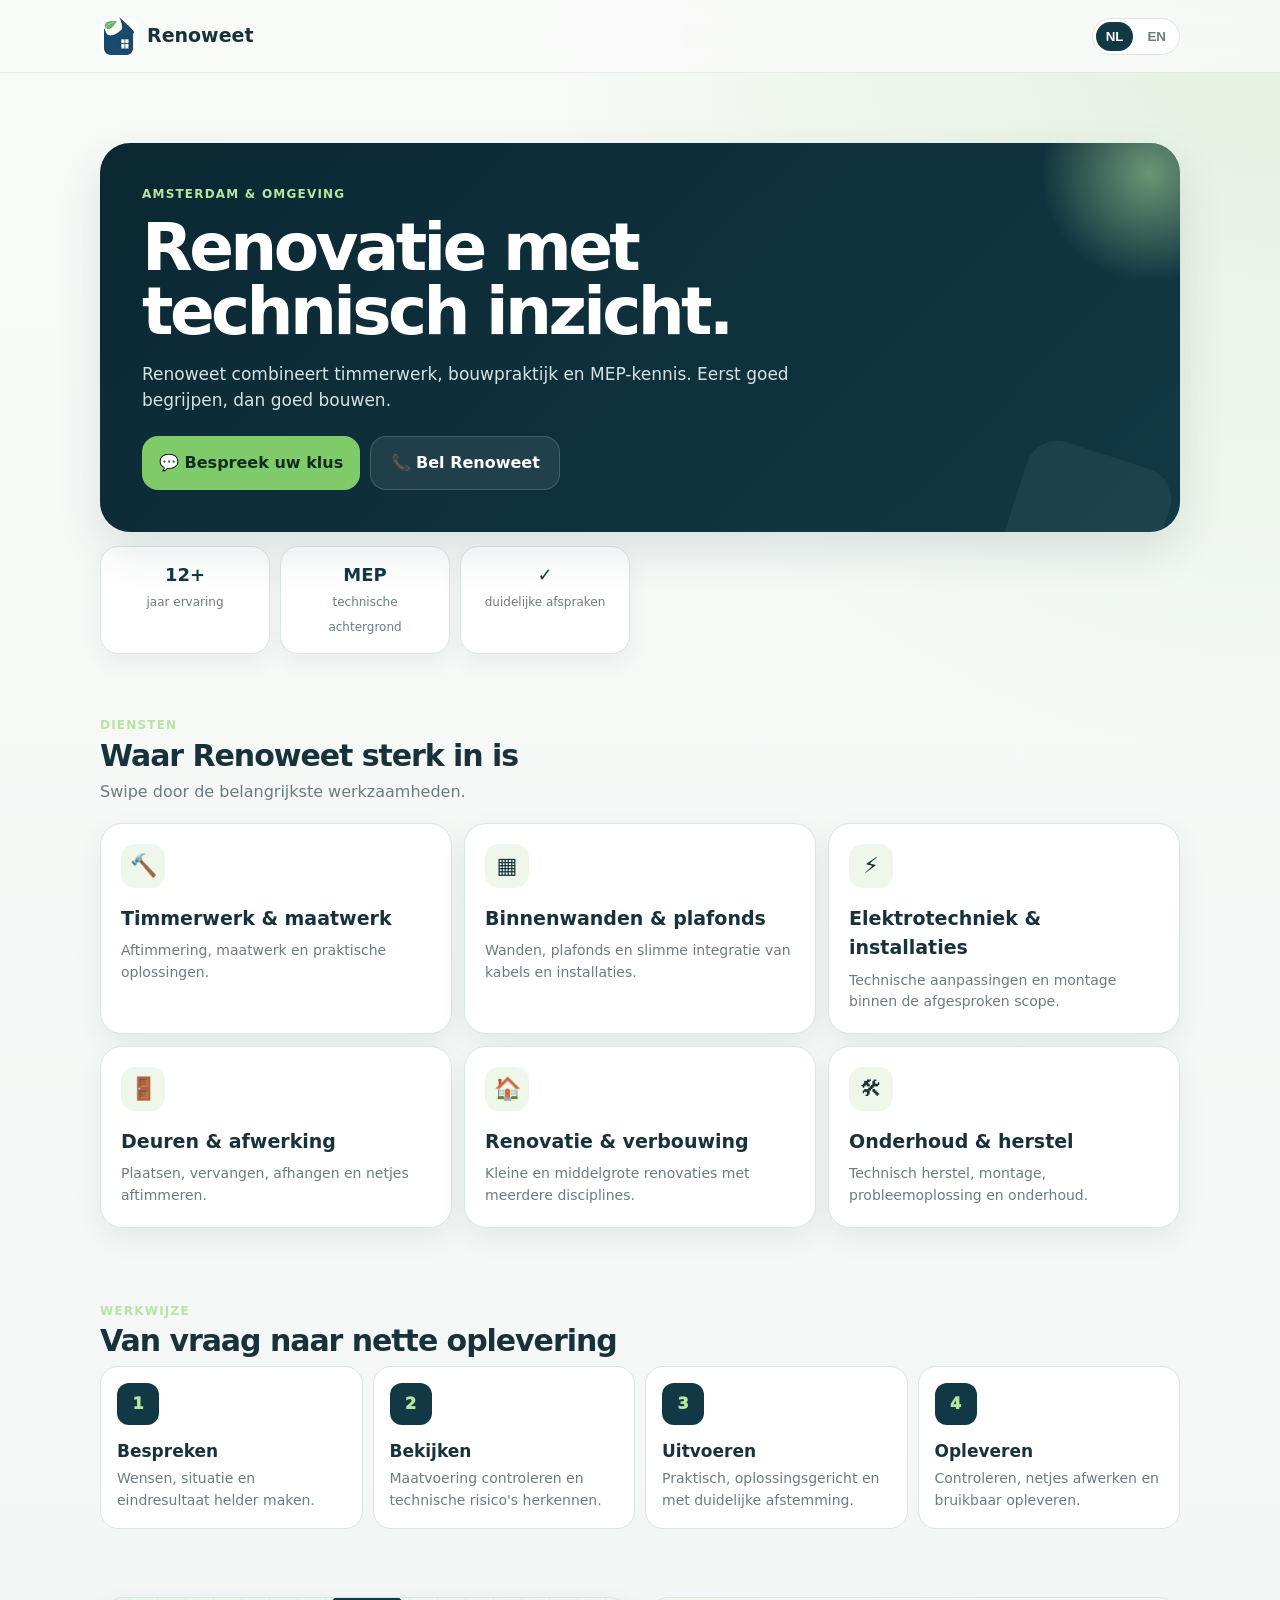
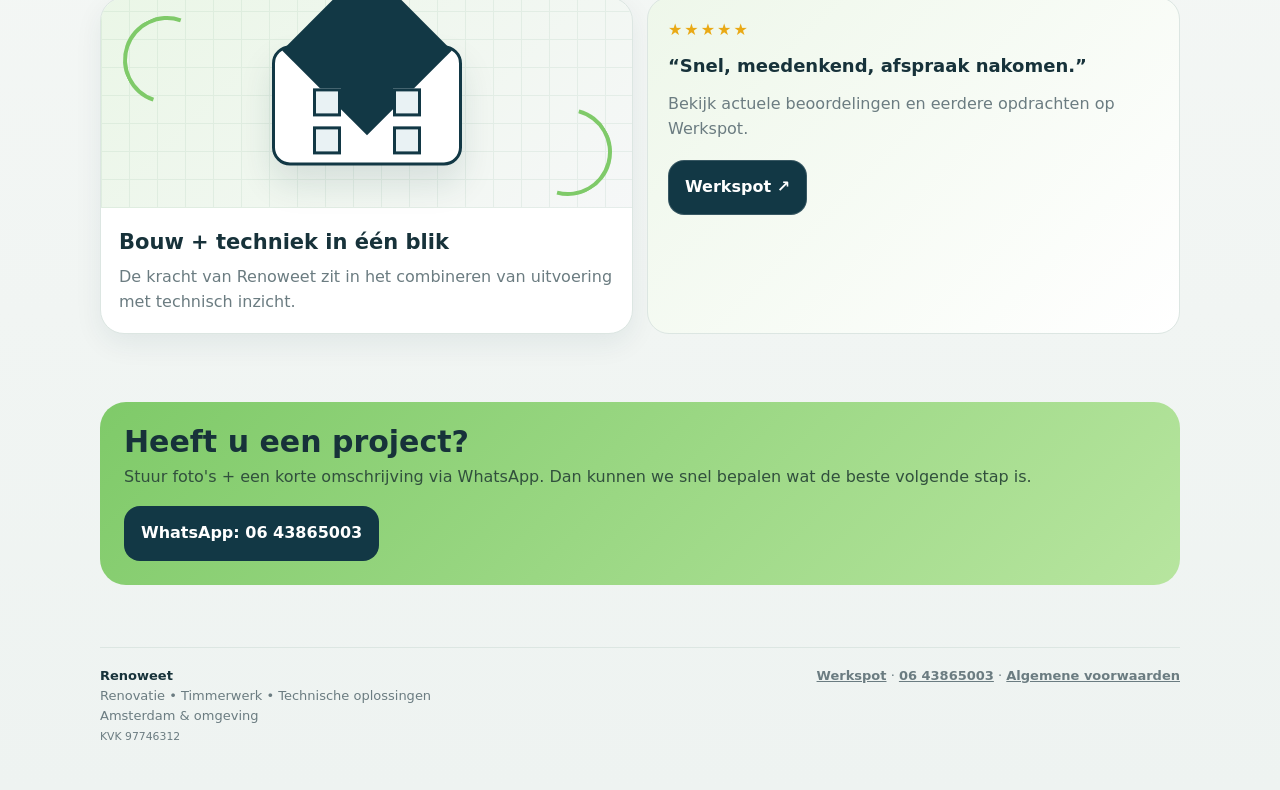
<file: RMD.html>
<!doctype html>
<html lang="nl">
<head>
<meta charset="utf-8"><meta name="viewport" content="width=device-width,initial-scale=1,viewport-fit=cover">
<title>Renoweet | Renovatie, Timmerwerk & Technische Oplossingen</title>
<meta name="description" content="Renoweet helpt in Amsterdam en omgeving met renovatie, timmerwerk, technische oplossingen, installatiewerk, onderhoud en herstel.">
<meta name="theme-color" content="#123845">
<style>
:root{--navy:#123845;--navy2:#0b2832;--green:#7fca69;--lime:#b7e59f;--bg:#f4f7f5;--card:#fff;--text:#17323a;--muted:#6b7c81;--line:#dce6e2;--shadow:0 18px 45px rgba(18,56,69,.12);--r:24px;--max:1080px}
*{box-sizing:border-box} html{scroll-behavior:smooth} body{margin:0;background:radial-gradient(circle at top right,rgba(127,202,105,.18),transparent 28%),linear-gradient(180deg,#f8faf8 0,#f4f7f5 60%,#eef3f1 100%);color:var(--text);font-family:Inter,system-ui,-apple-system,BlinkMacSystemFont,"Segoe UI",Roboto,Arial,sans-serif;line-height:1.55} a{color:inherit} .container{width:min(var(--max),calc(100% - 24px));margin:auto}
header{position:sticky;top:0;z-index:40;background:rgba(248,250,248,.86);backdrop-filter:blur(14px);border-bottom:1px solid rgba(18,56,69,.08)} .nav{height:64px;display:flex;align-items:center;justify-content:space-between;gap:12px} .brand{display:flex;align-items:center;gap:9px;text-decoration:none;font-weight:900;font-size:19px} .brand img{width:38px;height:38px;border-radius:11px;object-fit:contain;background:#fff} .lang{display:flex;gap:4px;padding:3px;border:1px solid var(--line);background:#fff;border-radius:999px} .lang button{border:0;background:transparent;border-radius:999px;padding:7px 10px;font-weight:850;color:var(--muted);cursor:pointer} .lang button.active{background:var(--navy);color:#fff}
.hero{padding:34px 0 22px} .hero-card{background:linear-gradient(135deg,var(--navy2),var(--navy));color:white;border-radius:30px;padding:24px;position:relative;overflow:hidden;box-shadow:var(--shadow)} .hero-card:before{content:"";position:absolute;width:220px;height:220px;border-radius:50%;right:-80px;top:-80px;background:radial-gradient(circle,rgba(183,229,159,.55),rgba(183,229,159,.04) 65%,transparent 70%)} .hero-card:after{content:"";position:absolute;width:150px;height:150px;right:20px;bottom:-70px;border-radius:32px;transform:rotate(18deg);background:rgba(255,255,255,.05)}
.eyebrow{font-size:12px;font-weight:900;letter-spacing:.1em;text-transform:uppercase;color:var(--lime)} h1{font-size:clamp(36px,11vw,66px);line-height:.98;letter-spacing:-.055em;margin:12px 0 16px;max-width:820px} .hero p{margin:0;color:#d6e3e5;font-size:17px;max-width:680px} .hero-actions{display:grid;grid-template-columns:1fr 1fr;gap:10px;margin-top:22px} .btn{display:flex;align-items:center;justify-content:center;text-decoration:none;border-radius:16px;padding:14px 16px;font-weight:900;border:1px solid transparent;transition:.2s} .btn:active{transform:scale(.98)} .btn.primary{background:var(--green);color:#122d21} .btn.secondary{background:rgba(255,255,255,.08);color:#fff;border-color:rgba(255,255,255,.16)}
.quick-grid{display:grid;grid-template-columns:repeat(3,1fr);gap:10px;margin-top:14px} .quick{background:#fff;border:1px solid var(--line);border-radius:18px;padding:14px;text-align:center;box-shadow:0 8px 22px rgba(18,56,69,.06)} .quick b{display:block;font-size:18px;color:var(--navy)} .quick span{font-size:12px;color:var(--muted)}
section{padding:34px 0} .section-title{font-size:30px;line-height:1.05;letter-spacing:-.035em;margin:5px 0 9px} .section-sub{color:var(--muted);margin:0 0 18px} .scroller{display:grid;grid-auto-flow:column;grid-auto-columns:84%;gap:12px;overflow-x:auto;scroll-snap-type:x mandatory;padding-bottom:6px;scrollbar-width:none} .scroller::-webkit-scrollbar{display:none} .service{scroll-snap-align:start;background:var(--card);border:1px solid var(--line);border-radius:22px;padding:20px;box-shadow:0 10px 28px rgba(18,56,69,.07)} .icon{width:44px;height:44px;border-radius:14px;background:#eef7ea;display:grid;place-items:center;font-size:22px;margin-bottom:16px} .service h3{margin:0 0 7px;font-size:19px} .service p{margin:0;color:var(--muted);font-size:14px}
.process{display:grid;gap:10px} .step{background:#fff;border-radius:18px;border:1px solid var(--line);padding:16px;display:grid;grid-template-columns:42px 1fr;gap:12px;align-items:start} .num{width:42px;height:42px;border-radius:12px;background:var(--navy);color:var(--lime);display:grid;place-items:center;font-weight:950} .step h3{margin:1px 0 4px;font-size:17px} .step p{margin:0;color:var(--muted);font-size:14px}
.showcase{display:grid;gap:14px} .showcase-card{background:#fff;border-radius:24px;border:1px solid var(--line);overflow:hidden;box-shadow:0 10px 28px rgba(18,56,69,.07)} .visual{height:210px;position:relative;background:linear-gradient(135deg,rgba(127,202,105,.16),rgba(18,56,69,.04)),repeating-linear-gradient(90deg,#eef4f1 0 1px,transparent 1px 28px),repeating-linear-gradient(0deg,#eef4f1 0 1px,transparent 1px 28px)} .visual-house{position:absolute;left:50%;top:50%;transform:translate(-50%,-48%);width:190px;height:120px;background:#fff;border:3px solid var(--navy);border-radius:18px;box-shadow:0 18px 35px rgba(18,56,69,.12)} .visual-house:before{content:"";position:absolute;width:120px;height:120px;background:var(--navy);transform:rotate(45deg);left:32px;top:-58px;border-radius:18px 0 0 0} .window{position:absolute;z-index:2;width:28px;height:28px;border:3px solid var(--navy);background:#e9f2f4} .w1{left:38px;top:40px} .w2{right:38px;top:40px} .w3{left:38px;top:78px} .w4{right:38px;top:78px} .cable{position:absolute;border:4px solid var(--green);border-color:var(--green) transparent transparent var(--green);border-radius:50%} .c1{width:88px;height:88px;left:22px;top:18px;transform:rotate(-26deg)} .c2{width:88px;height:88px;right:20px;bottom:12px;transform:rotate(150deg)} .copy{padding:18px} .copy h3{margin:0 0 7px;font-size:21px} .copy p{margin:0;color:var(--muted)}
.review{background:linear-gradient(135deg,#eef7ea,#fff);border:1px solid var(--line);border-radius:22px;padding:20px} .stars{color:#e9a915;letter-spacing:2px} .review blockquote{margin:10px 0 0;font-weight:800;font-size:18px} .cta-card{background:linear-gradient(135deg,var(--green),var(--lime));border-radius:26px;padding:24px} .cta-card h2{margin:0 0 8px;font-size:30px;line-height:1.05} .cta-card p{margin:0 0 16px;color:#31503d}
.footer{padding:28px 0 100px;color:var(--muted);font-size:13px} .footer-grid{display:flex;flex-wrap:wrap;justify-content:space-between;gap:16px;border-top:1px solid var(--line);padding-top:18px} .footer a{font-weight:800} .bottom-bar{position:fixed;left:0;right:0;bottom:0;z-index:60;padding:10px 12px calc(10px + env(safe-area-inset-bottom));background:rgba(244,247,245,.94);backdrop-filter:blur(14px);border-top:1px solid rgba(18,56,69,.08)} .bottom-actions{display:grid;grid-template-columns:1fr 1.2fr;gap:9px;max-width:680px;margin:auto} .bottom-actions a{padding:13px 12px;border-radius:15px;text-align:center;text-decoration:none;font-weight:950} .call{background:#fff;border:1px solid var(--line)} .wa{background:var(--green);color:#163020}
[data-lang]{display:none} body.lang-nl [data-lang="nl"],body.lang-en [data-lang="en"]{display:initial} body.lang-nl p[data-lang="nl"],body.lang-en p[data-lang="en"],body.lang-nl div[data-lang="nl"],body.lang-en div[data-lang="en"]{display:block}
@media(min-width:760px){.nav{height:72px} .hero{padding:70px 0 28px} .hero-card{padding:42px} .hero-actions{display:flex} .hero-actions .btn{min-width:190px} .quick-grid{grid-template-columns:repeat(3,170px);justify-content:start} .scroller{grid-auto-flow:unset;grid-template-columns:repeat(3,1fr);overflow:visible} .process{grid-template-columns:repeat(4,1fr)} .step{grid-template-columns:1fr} .showcase{grid-template-columns:1fr 1fr;align-items:stretch} .bottom-bar{display:none} .footer{padding-bottom:44px}}
</style>
</head>
<body class="lang-nl">
<header><div class="container nav"><a class="brand" href="#top"><img src="[data-uri]" alt="Renoweet logo"><span>Renoweet</span></a><div class="lang"><button id="nlBtn" class="active" type="button">NL</button><button id="enBtn" type="button">EN</button></div></div></header>
<main id="top">
<section class="hero"><div class="container"><div class="hero-card"><div class="eyebrow"><span data-lang="nl">Amsterdam & omgeving</span><span data-lang="en">Amsterdam & surrounding area</span></div><h1><span data-lang="nl">Renovatie met technisch inzicht.</span><span data-lang="en">Renovation with technical insight.</span></h1><p data-lang="nl">Renoweet combineert timmerwerk, bouwpraktijk en MEP-kennis. Eerst goed begrijpen, dan goed bouwen.</p><p data-lang="en">Renoweet combines carpentry, hands-on construction and MEP knowledge. Understand first, then build it right.</p><div class="hero-actions"><a class="btn primary" href="https://wa.me/31643865003?text=Hallo%20Renoweet%2C%20ik%20wil%20graag%20mijn%20klus%20bespreken." target="_blank"><span data-lang="nl">💬 Bespreek uw klus</span><span data-lang="en">💬 Discuss your project</span></a><a class="btn secondary" href="tel:+31643865003"><span data-lang="nl">📞 Bel Renoweet</span><span data-lang="en">📞 Call Renoweet</span></a></div></div><div class="quick-grid"><div class="quick"><b>12+</b><span data-lang="nl">jaar ervaring</span><span data-lang="en">years experience</span></div><div class="quick"><b>MEP</b><span data-lang="nl">technische achtergrond</span><span data-lang="en">technical background</span></div><div class="quick"><b>✓</b><span data-lang="nl">duidelijke afspraken</span><span data-lang="en">clear agreements</span></div></div></div></section>
<section id="diensten"><div class="container"><div class="eyebrow"><span data-lang="nl">Diensten</span><span data-lang="en">Services</span></div><h2 class="section-title"><span data-lang="nl">Waar Renoweet sterk in is</span><span data-lang="en">Where Renoweet adds value</span></h2><p class="section-sub" data-lang="nl">Swipe door de belangrijkste werkzaamheden.</p><p class="section-sub" data-lang="en">Swipe through the main services.</p><div class="scroller">
<article class="service"><div class="icon">🔨</div><h3><span data-lang="nl">Timmerwerk & maatwerk</span><span data-lang="en">Carpentry & custom work</span></h3><p data-lang="nl">Aftimmering, maatwerk en praktische oplossingen.</p><p data-lang="en">Finishing carpentry, custom work and practical solutions.</p></article>
<article class="service"><div class="icon">▦</div><h3><span data-lang="nl">Binnenwanden & plafonds</span><span data-lang="en">Partitions & ceilings</span></h3><p data-lang="nl">Wanden, plafonds en slimme integratie van kabels en installaties.</p><p data-lang="en">Walls, ceilings and smart integration of cables and installations.</p></article>
<article class="service"><div class="icon">⚡</div><h3><span data-lang="nl">Elektrotechniek & installaties</span><span data-lang="en">Electrical & installations</span></h3><p data-lang="nl">Technische aanpassingen en montage binnen de afgesproken scope.</p><p data-lang="en">Technical modifications and installation within the agreed scope.</p></article>
<article class="service"><div class="icon">🚪</div><h3><span data-lang="nl">Deuren & afwerking</span><span data-lang="en">Doors & finishing</span></h3><p data-lang="nl">Plaatsen, vervangen, afhangen en netjes aftimmeren.</p><p data-lang="en">Installation, replacement, hanging and clean finishing.</p></article>
<article class="service"><div class="icon">🏠</div><h3><span data-lang="nl">Renovatie & verbouwing</span><span data-lang="en">Renovation & remodeling</span></h3><p data-lang="nl">Kleine en middelgrote renovaties met meerdere disciplines.</p><p data-lang="en">Small and medium renovations involving multiple disciplines.</p></article>
<article class="service"><div class="icon">🛠</div><h3><span data-lang="nl">Onderhoud & herstel</span><span data-lang="en">Maintenance & repair</span></h3><p data-lang="nl">Technisch herstel, montage, probleemoplossing en onderhoud.</p><p data-lang="en">Technical repairs, installation, troubleshooting and maintenance.</p></article>
</div></div></section>
<section><div class="container"><div class="eyebrow"><span data-lang="nl">Werkwijze</span><span data-lang="en">Approach</span></div><h2 class="section-title"><span data-lang="nl">Van vraag naar nette oplevering</span><span data-lang="en">From request to clean delivery</span></h2><div class="process"><div class="step"><div class="num">1</div><div><h3><span data-lang="nl">Bespreken</span><span data-lang="en">Discuss</span></h3><p data-lang="nl">Wensen, situatie en eindresultaat helder maken.</p><p data-lang="en">Clarify needs, situation and desired outcome.</p></div></div><div class="step"><div class="num">2</div><div><h3><span data-lang="nl">Bekijken</span><span data-lang="en">Inspect</span></h3><p data-lang="nl">Maatvoering controleren en technische risico's herkennen.</p><p data-lang="en">Check measurements and identify technical risks.</p></div></div><div class="step"><div class="num">3</div><div><h3><span data-lang="nl">Uitvoeren</span><span data-lang="en">Execute</span></h3><p data-lang="nl">Praktisch, oplossingsgericht en met duidelijke afstemming.</p><p data-lang="en">Practical, solution-focused work with clear communication.</p></div></div><div class="step"><div class="num">4</div><div><h3><span data-lang="nl">Opleveren</span><span data-lang="en">Deliver</span></h3><p data-lang="nl">Controleren, netjes afwerken en bruikbaar opleveren.</p><p data-lang="en">Check, finish cleanly and deliver ready to use.</p></div></div></div></div></section>
<section><div class="container showcase"><div class="showcase-card"><div class="visual"><div class="visual-house"><div class="window w1"></div><div class="window w2"></div><div class="window w3"></div><div class="window w4"></div></div><div class="cable c1"></div><div class="cable c2"></div></div><div class="copy"><h3><span data-lang="nl">Bouw + techniek in één blik</span><span data-lang="en">Construction + technology in one view</span></h3><p data-lang="nl">De kracht van Renoweet zit in het combineren van uitvoering met technisch inzicht.</p><p data-lang="en">Renoweet's strength is combining execution with technical understanding.</p></div></div><div class="review"><div class="stars">★★★★★</div><blockquote><span data-lang="nl">“Snel, meedenkend, afspraak nakomen.”</span><span data-lang="en">“Fast, thinks along, keeps agreements.”</span></blockquote><p class="section-sub" style="margin-top:12px" data-lang="nl">Bekijk actuele beoordelingen en eerdere opdrachten op Werkspot.</p><p class="section-sub" style="margin-top:12px" data-lang="en">See current reviews and previous jobs on Werkspot.</p><a class="btn secondary" style="background:var(--navy);color:#fff;display:inline-flex" href="https://www.werkspot.nl/profiel/renoweet/reviews" target="_blank">Werkspot ↗</a></div></div></section>
<section><div class="container"><div class="cta-card"><h2><span data-lang="nl">Heeft u een project?</span><span data-lang="en">Have a project?</span></h2><p data-lang="nl">Stuur foto's + een korte omschrijving via WhatsApp. Dan kunnen we snel bepalen wat de beste volgende stap is.</p><p data-lang="en">Send photos + a short description via WhatsApp so we can quickly determine the best next step.</p><a class="btn dark" style="background:var(--navy);color:#fff;display:inline-flex" href="https://wa.me/31643865003?text=Hallo%20Renoweet%2C%20hierbij%20informatie%20en%20foto%27s%20van%20mijn%20klus." target="_blank">WhatsApp: 06 43865003</a></div></div></section>
</main>
<footer class="footer"><div class="container footer-grid"><div><strong style="color:var(--text)">Renoweet</strong><br><span data-lang="nl">Renovatie • Timmerwerk • Technische oplossingen</span><span data-lang="en">Renovation • Carpentry • Technical solutions</span><br>Amsterdam & omgeving<br><small>KVK 97746312</small></div><div><a href="https://www.werkspot.nl/profiel/renoweet/reviews" target="_blank">Werkspot</a> · <a href="tel:+31643865003">06 43865003</a> · <a href="algemene-voorwaarden-renoweet.pdf" target="_blank"><span data-lang="nl">Algemene voorwaarden</span><span data-lang="en">General terms</span></a></div></div></footer>
<div class="bottom-bar"><div class="bottom-actions"><a class="call" href="tel:+31643865003"><span data-lang="nl">📞 Bellen</span><span data-lang="en">📞 Call</span></a><a class="wa" href="https://wa.me/31643865003?text=Hallo%20Renoweet%2C%20ik%20wil%20graag%20mijn%20klus%20bespreken." target="_blank">💬 WhatsApp</a></div></div>
<script>const body=document.body,nl=document.getElementById('nlBtn'),en=document.getElementById('enBtn');function setLang(lang){body.classList.toggle('lang-nl',lang==='nl');body.classList.toggle('lang-en',lang==='en');nl.classList.toggle('active',lang==='nl');en.classList.toggle('active',lang==='en');document.documentElement.lang=lang;localStorage.setItem('renoweetLang',lang)}nl.addEventListener('click',()=>setLang('nl'));en.addEventListener('click',()=>setLang('en'));setLang(localStorage.getItem('renoweetLang')||'nl');</script>
</body></html>
</file>
<file: ui-enhancements.css>
:root {
  --rw-ink: #0d303b;
  --rw-ink-soft: #173f4a;
  --rw-accent: #8bd36f;
  --rw-accent-soft: #dff3d7;
  --rw-paper: #f7f8f4;
  --rw-surface: rgba(255, 255, 255, .88);
  --rw-border: rgba(13, 48, 59, .12);
  --rw-shadow: 0 24px 70px rgba(13, 48, 59, .10);
}

html { scroll-padding-top: 92px; }
body {
  background:
    linear-gradient(rgba(13, 48, 59, .025) 1px, transparent 1px),
    linear-gradient(90deg, rgba(13, 48, 59, .025) 1px, transparent 1px),
    radial-gradient(circle at 92% 4%, rgba(139, 211, 111, .20), transparent 25rem),
    var(--rw-paper) !important;
  background-size: 34px 34px, 34px 34px, auto, auto !important;
  -webkit-font-smoothing: antialiased;
  text-rendering: optimizeLegibility;
}

::selection { background: var(--rw-accent-soft); color: var(--rw-ink); }
a, button { -webkit-tap-highlight-color: transparent; }
a:focus-visible, button:focus-visible, summary:focus-visible {
  outline: 3px solid rgba(139, 211, 111, .72);
  outline-offset: 4px;
}

header {
  background: rgba(247, 248, 244, .82) !important;
  border-bottom: 1px solid var(--rw-border) !important;
  box-shadow: 0 8px 30px rgba(13, 48, 59, .04);
  backdrop-filter: blur(18px) saturate(140%);
  -webkit-backdrop-filter: blur(18px) saturate(140%);
}
.brand { letter-spacing: -.025em; }
.brand img {
  filter: drop-shadow(0 7px 12px rgba(13, 48, 59, .12));
  transition: transform .25s ease;
}
.brand:hover img { transform: rotate(-4deg) scale(1.04); }
nav a, .navlinks a { position: relative; }
nav a::after, .navlinks a::after {
  content: "";
  position: absolute;
  left: 0;
  right: 100%;
  bottom: -7px;
  height: 2px;
  border-radius: 2px;
  background: var(--rw-accent);
  transition: right .2s ease;
}
nav a:hover::after, .navlinks a:hover::after { right: 0; }

.hero, .hero-card {
  isolation: isolate;
  box-shadow: 0 30px 90px rgba(8, 36, 45, .22) !important;
}
.hero-card {
  border: 1px solid rgba(255, 255, 255, .10);
  background:
    radial-gradient(circle at 85% 16%, rgba(139, 211, 111, .28), transparent 26%),
    linear-gradient(135deg, #082832, #164653 72%, #0e3945) !important;
}
.hero-card::before, main.wrap > .hero::before {
  content: "";
  position: absolute;
  z-index: -1;
  right: 7%;
  bottom: -74px;
  width: 230px;
  height: 230px;
  border: 1px solid rgba(255, 255, 255, .12);
  border-radius: 42px;
  transform: rotate(28deg);
}
main.wrap > .hero { position: relative; overflow: hidden; }
h1, h2, h3 { text-wrap: balance; }
h1 { font-weight: 880; }
.hero p, .hero-card p { text-wrap: pretty; }
.eyebrow { display: flex; align-items: center; gap: 9px; }
.eyebrow::before {
  content: "";
  width: 24px;
  height: 2px;
  border-radius: 4px;
  background: currentColor;
  opacity: .8;
}

.btn {
  min-height: 48px;
  border-radius: 14px !important;
  box-shadow: 0 10px 24px rgba(13, 48, 59, .12);
  transition: transform .18s ease, box-shadow .18s ease, background .18s ease;
}
.btn:hover {
  transform: translateY(-2px);
  box-shadow: 0 15px 32px rgba(13, 48, 59, .18);
}
.btn:active { transform: translateY(0); }
.btn.primary, .hero .btn:not(.alt) { background: var(--rw-accent) !important; }

.card, .trust div, .path-card, .faq details {
  border-color: var(--rw-border) !important;
  background: var(--rw-surface) !important;
  box-shadow: 0 12px 38px rgba(13, 48, 59, .065) !important;
  backdrop-filter: blur(8px);
  -webkit-backdrop-filter: blur(8px);
}
.card, .trust div, .path-card {
  transition: transform .24s ease, box-shadow .24s ease, border-color .24s ease;
}
.trust div {
  position: relative;
  min-height: 76px;
  padding-left: 62px !important;
}
.trust div::before {
  position: absolute;
  left: 16px;
  top: 50%;
  width: 34px;
  height: 34px;
  display: grid;
  place-items: center;
  transform: translateY(-50%);
  border: 1px solid rgba(139, 211, 111, .38);
  border-radius: 11px;
  background: var(--rw-accent-soft);
  color: var(--rw-ink);
  font-size: 15px;
  font-weight: 900;
  line-height: 1;
}
.trust div:nth-child(1)::before { content: "↗"; }
.trust div:nth-child(2)::before { content: "⚙"; }
.trust div:nth-child(3)::before { content: "1"; }
.trust div:nth-child(4)::before { content: "✓"; }
.card:hover, .trust div:hover, .path-card:not(.b2b):hover {
  transform: translateY(-4px);
  border-color: rgba(139, 211, 111, .65) !important;
  box-shadow: var(--rw-shadow) !important;
}
.path-card.b2b, .review {
  background: linear-gradient(145deg, #0a2c36, #164653) !important;
  color: #fff;
}
.path-grid {
  display: grid;
  gap: 18px;
  margin-top: 24px;
}
.path-card {
  padding: 26px;
  border: 1px solid var(--rw-border) !important;
  border-radius: 24px;
  overflow: hidden;
}
.path-card h3 {
  margin: 10px 0 10px;
  line-height: 1.12;
}
.path-card p { margin: 0 0 22px; }
.path-card-link {
  display: flex;
  flex-direction: column;
  color: inherit;
  text-decoration: none;
  cursor: pointer;
}
.path-card-link .path-link {
  align-self: flex-start;
  margin-top: auto;
  padding: 10px 14px;
  border-radius: 12px;
  background: var(--rw-accent);
  color: var(--rw-ink) !important;
  box-shadow: 0 9px 22px rgba(13, 48, 59, .13);
  transition: transform .18s ease, box-shadow .18s ease;
}
.path-card-link:hover .path-link {
  transform: translateX(3px);
  box-shadow: 0 12px 28px rgba(13, 48, 59, .19);
}
.path-card.b2b:hover { transform: translateY(-4px); }
.path-card.b2b .mini, .path-card.b2b .path-link, .review .eyebrow { color: #a5e38c; }
.review .sub, .review blockquote { color: #edf5f2 !important; }
.icon {
  background: linear-gradient(145deg, var(--rw-accent-soft), #f3faef) !important;
  border: 1px solid rgba(139, 211, 111, .28);
  box-shadow: inset 0 1px 0 #fff;
}

.project {
  border-radius: 26px !important;
  box-shadow: var(--rw-shadow) !important;
}
.project-media::after {
  content: "";
  position: absolute;
  inset: 0;
  pointer-events: none;
  background: linear-gradient(180deg, transparent 65%, rgba(8, 38, 47, .20));
}
.project-media img { transition: transform .7s cubic-bezier(.2,.7,.2,1); }
.project:hover .project-media img { transform: scale(1.025); }
.project-nav > button {
  box-shadow: 0 9px 24px rgba(13, 48, 59, .09);
  transition: transform .18s ease, background .18s ease;
}
.project-nav > button:hover { transform: scale(1.06); background: var(--rw-accent-soft); }

.num { box-shadow: 0 9px 22px rgba(13, 48, 59, .16); }
.cta {
  position: relative;
  overflow: hidden;
  border: 1px solid rgba(13, 48, 59, .08);
  box-shadow: 0 26px 70px rgba(91, 148, 68, .18);
}
.cta::after {
  content: "";
  position: absolute;
  right: -54px;
  top: -68px;
  width: 190px;
  height: 190px;
  border-radius: 50%;
  border: 36px solid rgba(255, 255, 255, .25);
  pointer-events: none;
}
.cta > * { position: relative; z-index: 1; }
.area span, .links a { box-shadow: 0 7px 18px rgba(13, 48, 59, .05); }

.rw-consent {
  border-radius: 24px !important;
  box-shadow: 0 30px 90px rgba(8, 36, 45, .26) !important;
}
.rw-privacy-settings { opacity: .76; transition: opacity .2s ease, transform .2s ease; }
.rw-privacy-settings:hover { opacity: 1; transform: translateY(-2px); }

@media (min-width: 800px) {
  section { padding-top: 58px; padding-bottom: 58px; }
  .hero-card { padding: 58px !important; }
  .hero-card h1 { max-width: 790px; }
  .trust { margin-top: 22px; }
  .trust div { padding: 21px 21px 21px 66px !important; }
  .grid3 { gap: 18px !important; }
  .process { gap: 14px !important; }
}

@media (max-width: 799px) {
  header { position: sticky; top: 0; z-index: 80; }
  .nav { height: 64px !important; }
  .brand { font-size: 18px !important; }
  .brand img { width: 36px !important; height: 36px !important; }
  .hero { padding-top: 24px !important; }
  .hero-card { padding: 27px 22px !important; border-radius: 24px !important; }
  .hero-card h1 { font-size: clamp(38px, 12vw, 54px); }
  section { padding-top: 38px; padding-bottom: 38px; }
  .trust { grid-template-columns: 1fr 1fr !important; gap: 12px !important; }
  .trust div { padding: 17px 16px 17px 58px !important; }
  .trust div::before { left: 14px; }
  .card:hover, .trust div:hover, .path-card:hover { transform: none; }
  .path-grid {
    grid-template-columns: minmax(0, 1fr) !important;
    gap: 16px !important;
    margin-top: 22px !important;
  }
  .path-card-link {
    width: 100%;
    min-width: 0;
    padding: 22px !important;
    border-radius: 21px;
  }
  .path-card-link .path-link {
    width: 100%;
    justify-content: space-between;
    text-align: left;
  }
  .path-card-link:hover .path-link { transform: none; }
  main.wrap > .hero { margin-top: 18px; padding: 30px 23px !important; }
  header .wrap { align-items: center !important; }
  header nav {
    width: 100%;
    overflow-x: auto;
    flex-wrap: nowrap !important;
    padding-bottom: 5px;
    scrollbar-width: none;
  }
  header nav::-webkit-scrollbar { display: none; }
  header nav a { white-space: nowrap; }
}

@media (max-width: 420px) {
  .trust { grid-template-columns: 1fr !important; }
}

@media (prefers-reduced-motion: reduce) {
  html { scroll-behavior: auto; }
  *, *::before, *::after { animation-duration: .01ms !important; transition-duration: .01ms !important; }
}
</file>
